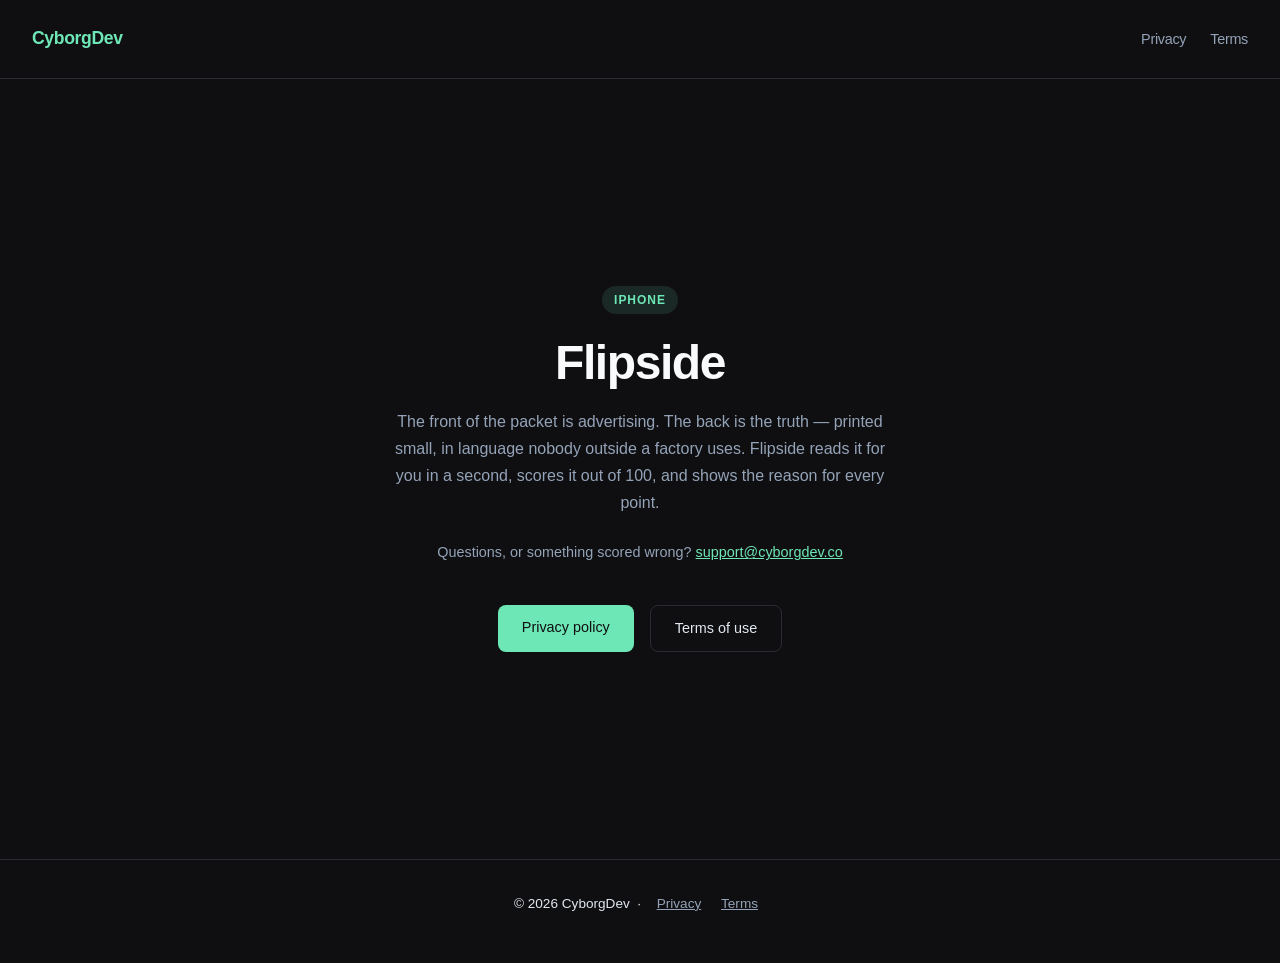
<file: index.html>
<!DOCTYPE html>
<html lang="en">
<head>
  <meta charset="UTF-8" />
  <meta name="viewport" content="width=device-width, initial-scale=1.0" />
  <title>Flipside — a food scanner that shows its working</title>
  <meta name="description" content="Flipside reads the back of the packet and scores it out of 100, with the reason for every point." />
  <link rel="stylesheet" href="style.css" />
  <style>
    .hero {
      min-height: calc(100vh - 120px);
      display: flex;
      flex-direction: column;
      justify-content: center;
      align-items: center;
      text-align: center;
      padding: 2rem;
    }
    .hero h1 { font-size: 3rem; margin-bottom: 1rem; }
    .hero p { color: var(--muted); max-width: 520px; margin-bottom: 1.5rem; }
    .hero p.support { font-size: 0.9rem; margin-bottom: 2.5rem; }
    .links { display: flex; gap: 1rem; flex-wrap: wrap; justify-content: center; }
    .btn {
      padding: 0.65rem 1.5rem;
      border-radius: 8px;
      font-size: 0.9rem;
      font-weight: 500;
      text-decoration: none;
      transition: opacity 0.15s;
    }
    .btn:hover { opacity: 0.8; }
    .btn-primary { background: var(--accent); color: #0f0f11; }
    .btn-ghost { border: 1px solid var(--border); color: var(--text); }
  </style>
</head>
<body>

<header>
  <a href="index.html">CyborgDev</a>
  <nav>
    <a href="flipside/privacy.html">Privacy</a>
    <a href="flipside/terms.html">Terms</a>
  </nav>
</header>

<div class="hero">
  <div class="badge">iPhone</div>
  <h1>Flipside</h1>
  <p>The front of the packet is advertising. The back is the truth &mdash; printed small, in language nobody outside a factory uses. Flipside reads it for you in a second, scores it out of 100, and shows the reason for every point.</p>
  <p class="support">Questions, or something scored wrong? <a href="mailto:support@cyborgdev.co">support@cyborgdev.co</a></p>
  <div class="links">
    <a href="flipside/privacy.html" class="btn btn-primary">Privacy policy</a>
    <a href="flipside/terms.html" class="btn btn-ghost">Terms of use</a>
  </div>
</div>

<footer>
  <p>&copy; 2026 CyborgDev &nbsp;&middot;&nbsp;
    <a href="flipside/privacy.html">Privacy</a>
    <a href="flipside/terms.html">Terms</a>
  </p>
</footer>

</body>
</html>
</file>
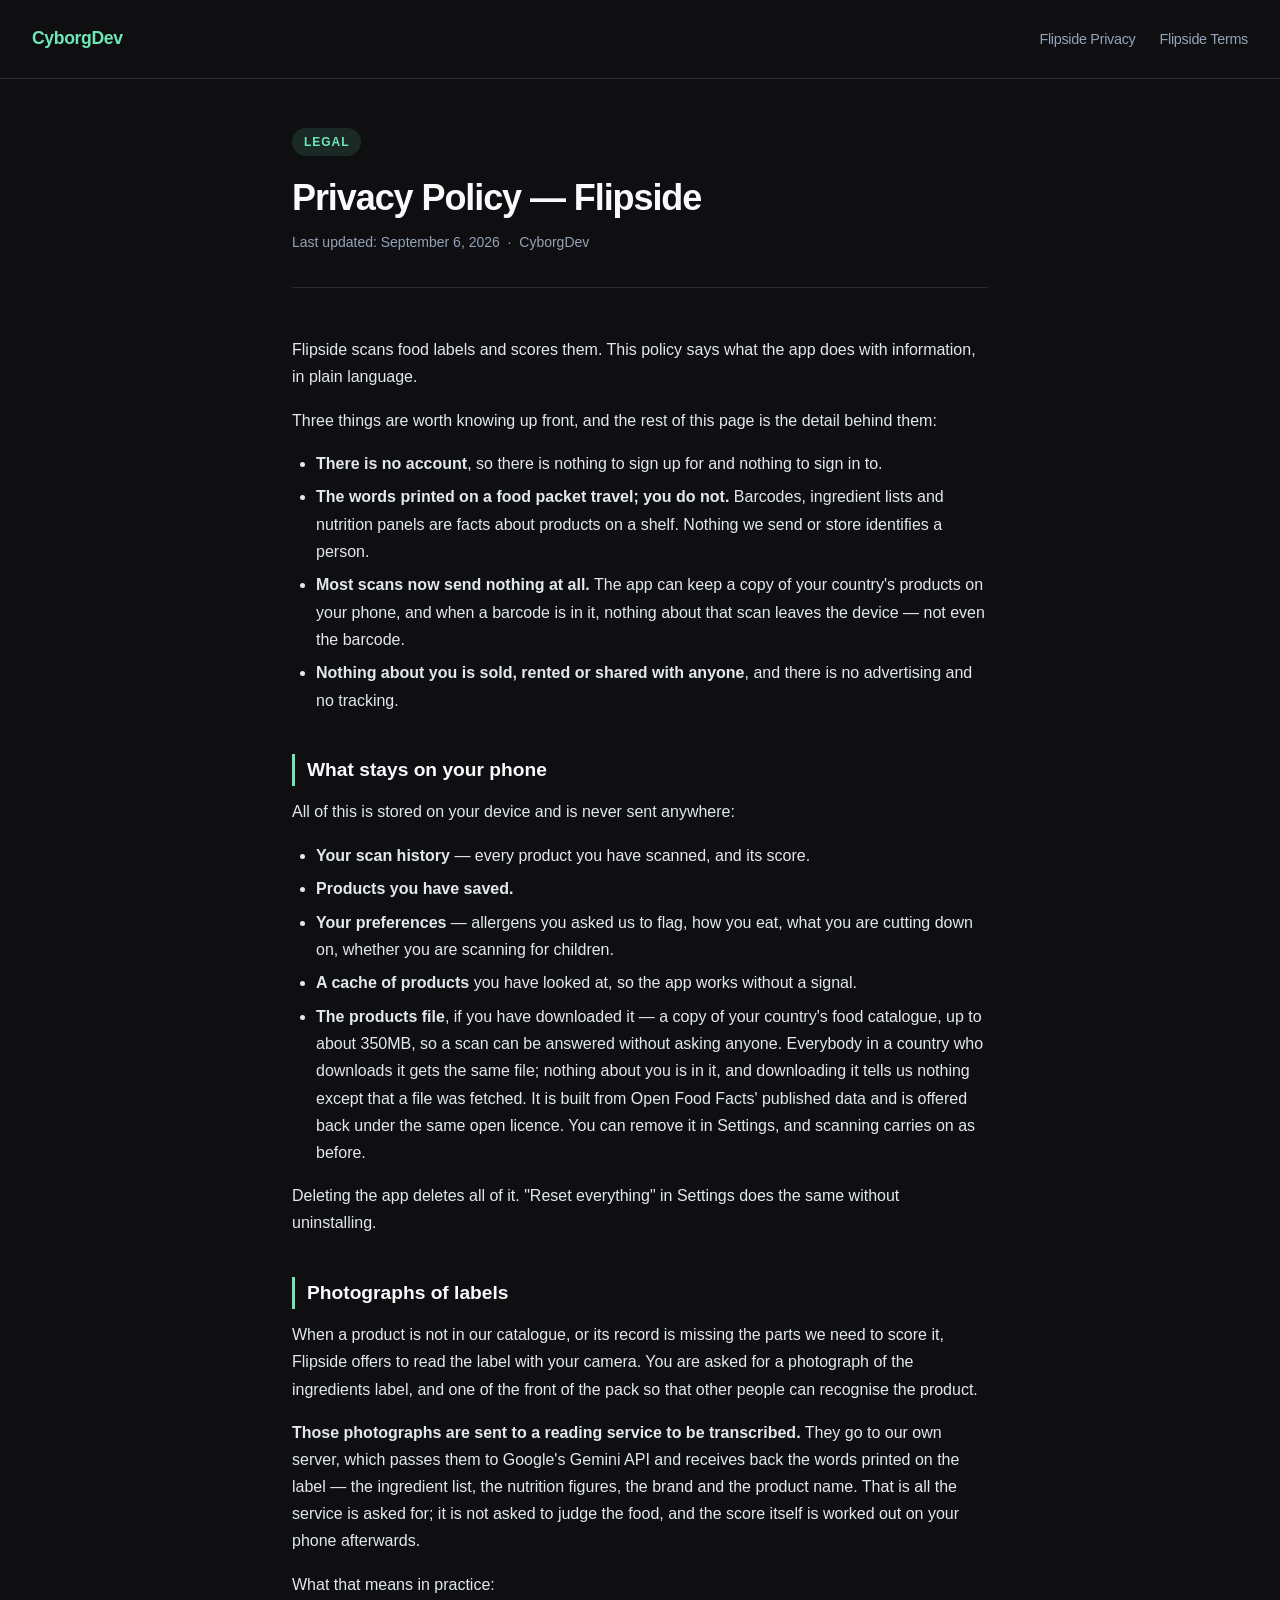
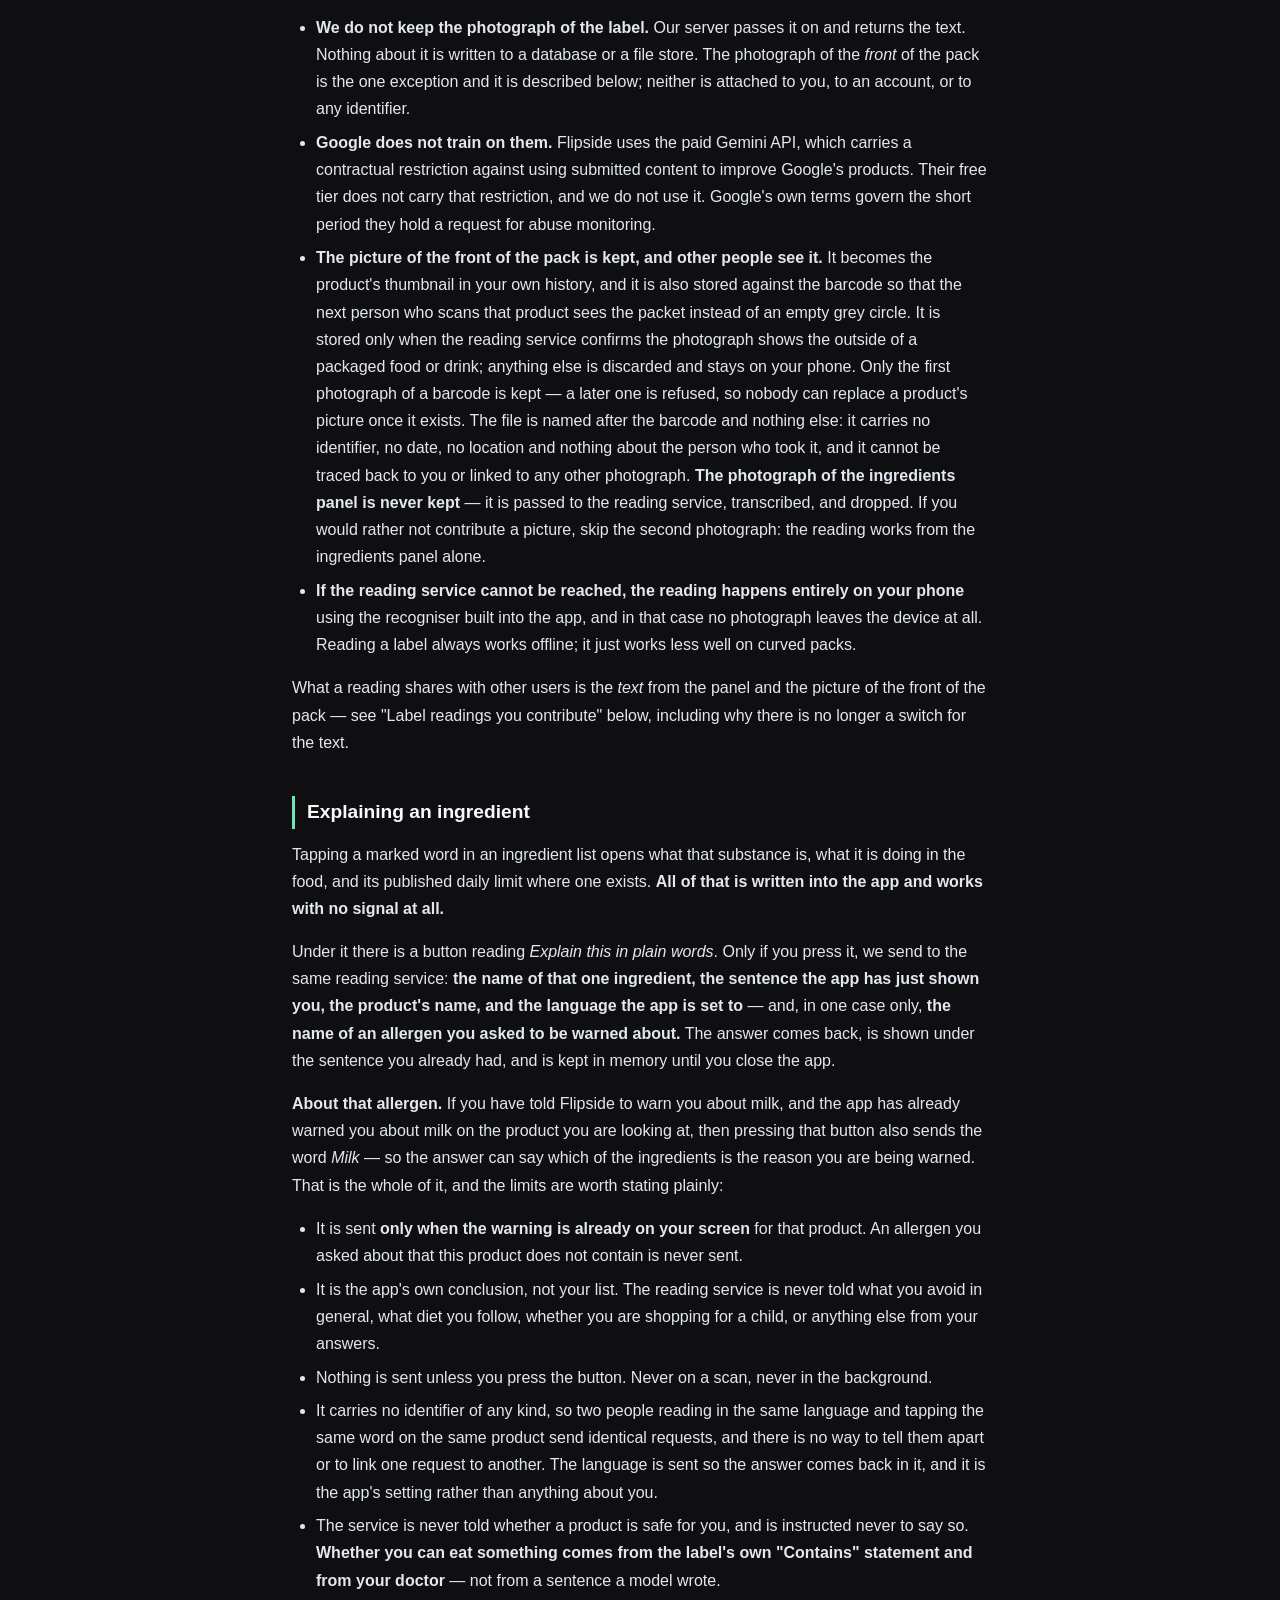
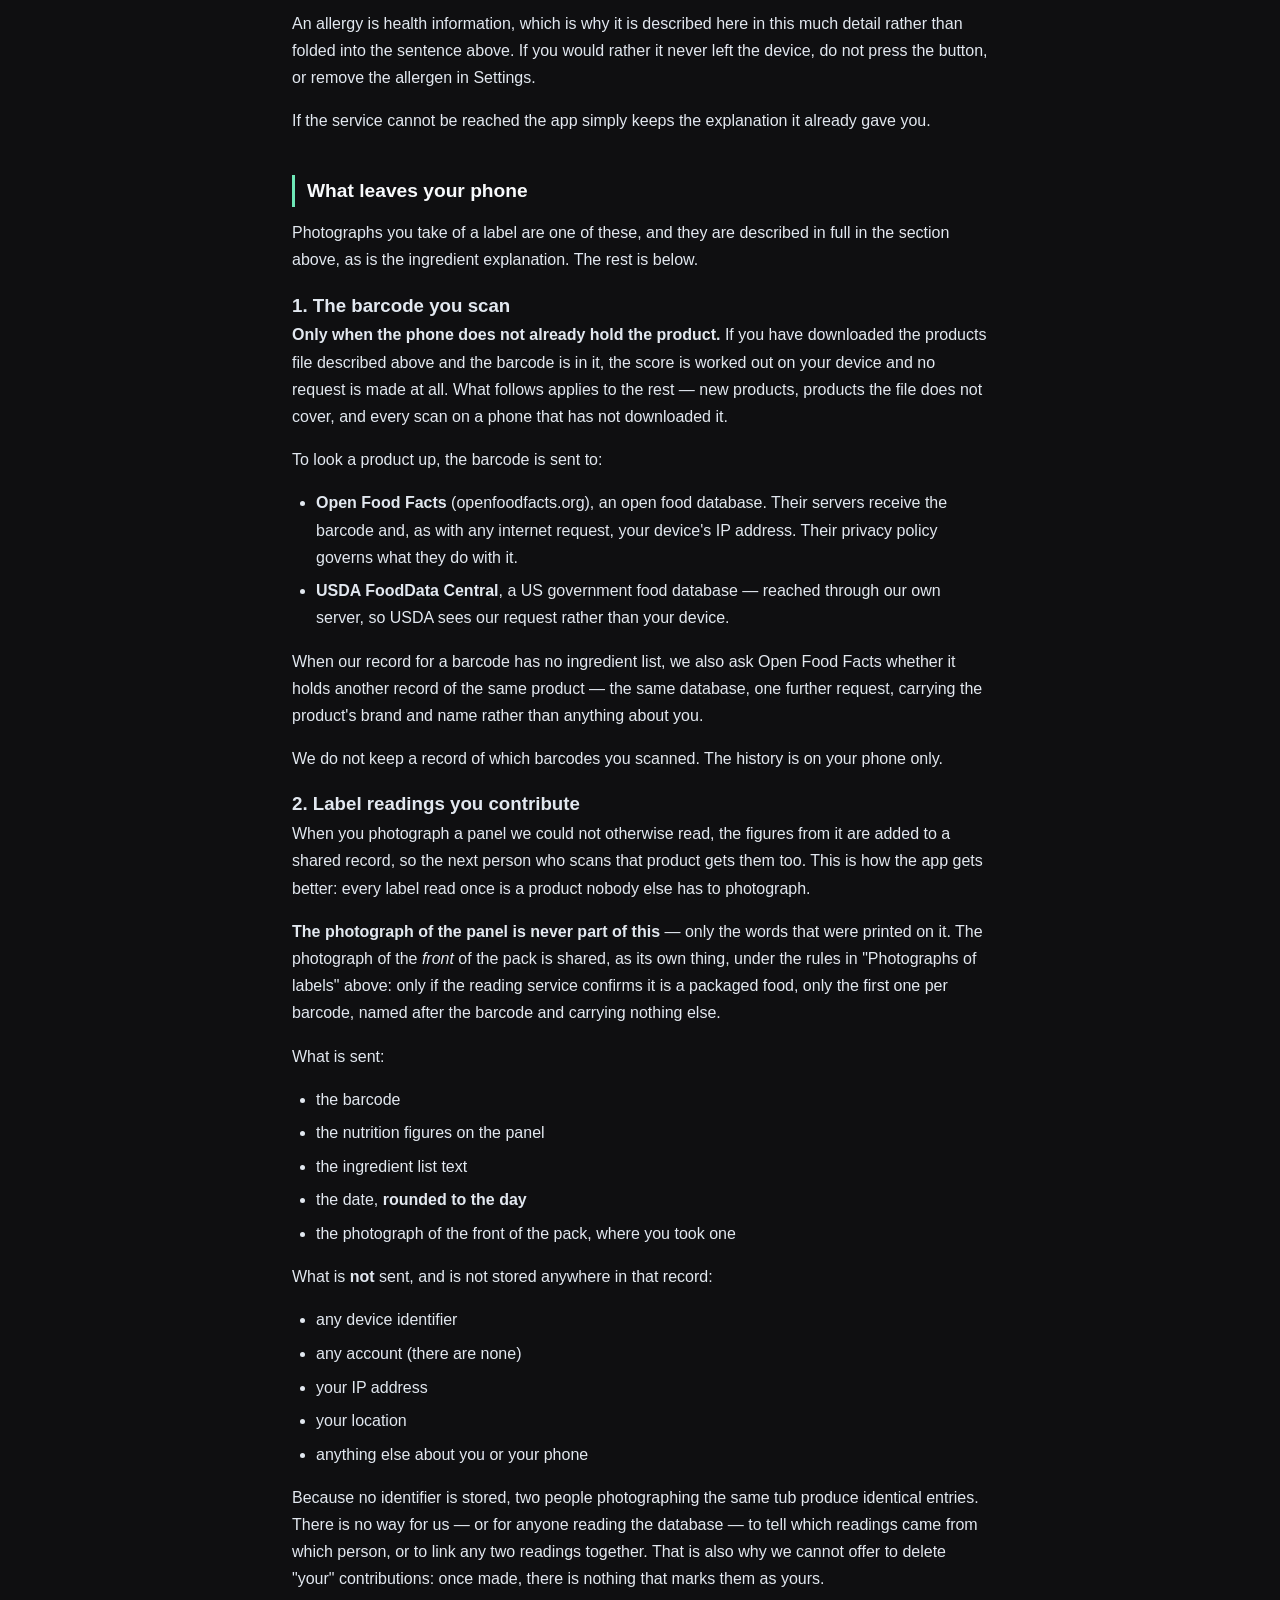
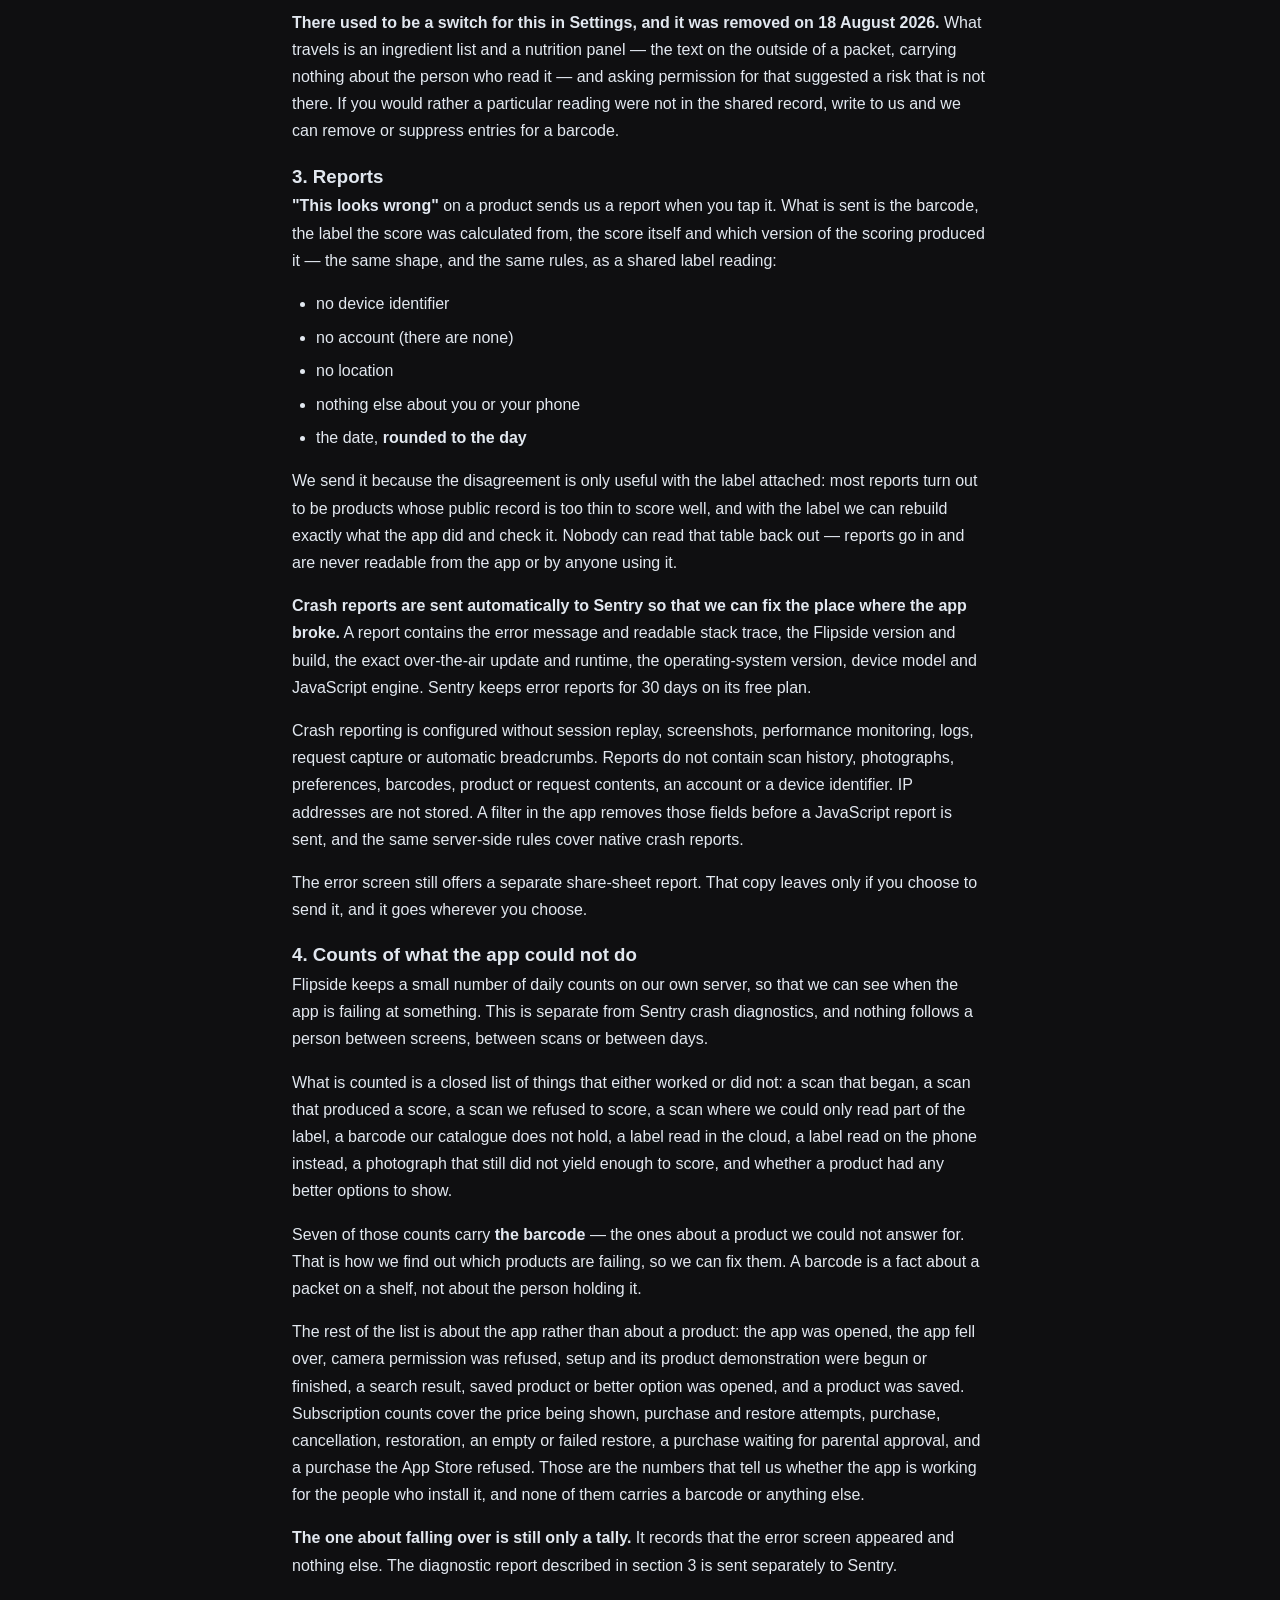
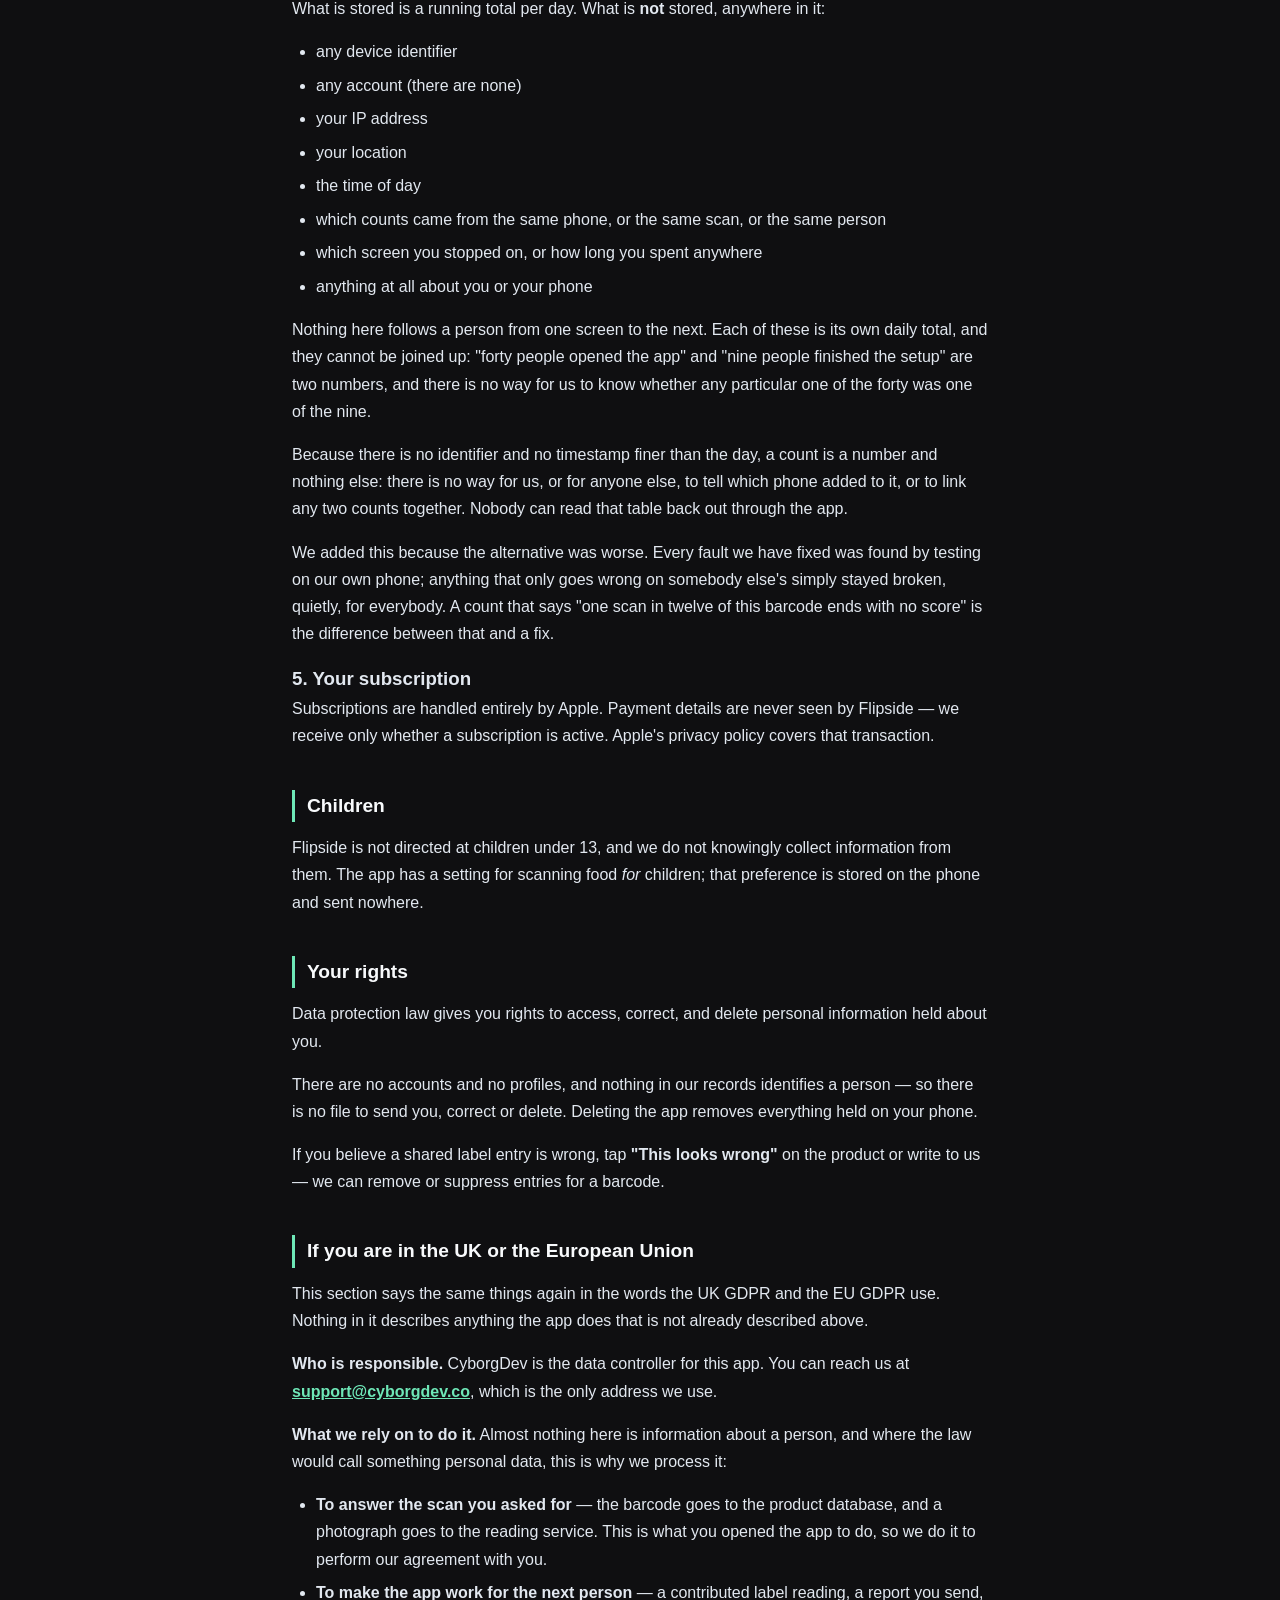
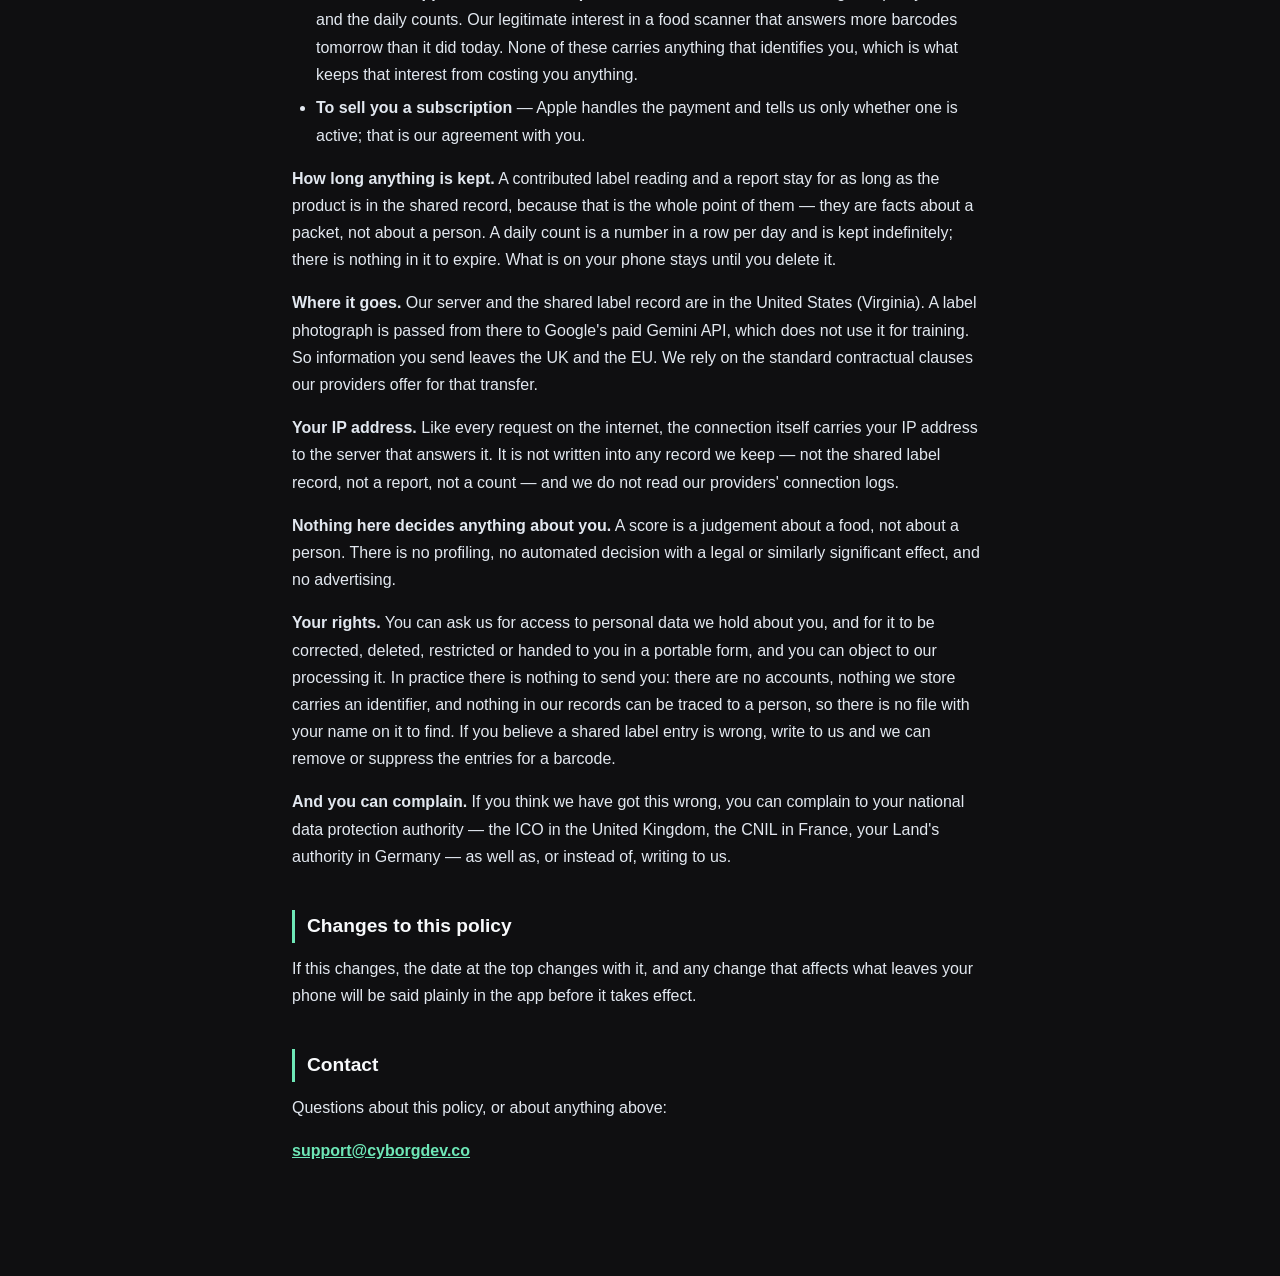
<file: privacy.html>
<!DOCTYPE html>
<html lang="en">
<head>
  <meta charset="UTF-8" />
  <meta name="viewport" content="width=device-width, initial-scale=1.0" />
  <title>Privacy policy — Flipside</title>
  <link rel="canonical" href="https://cyborgdev.co/flipside/privacy.html" />
  <meta http-equiv="refresh" content="0; url=/flipside/privacy.html" />
  <link rel="stylesheet" href="style.css" />
</head>
<body>
<div class="container">
  <p>Flipside is the only app here. This page has moved to
     <a href="/flipside/privacy.html">the Privacy policy</a>.</p>
</div>
</body>
</html>
</file>
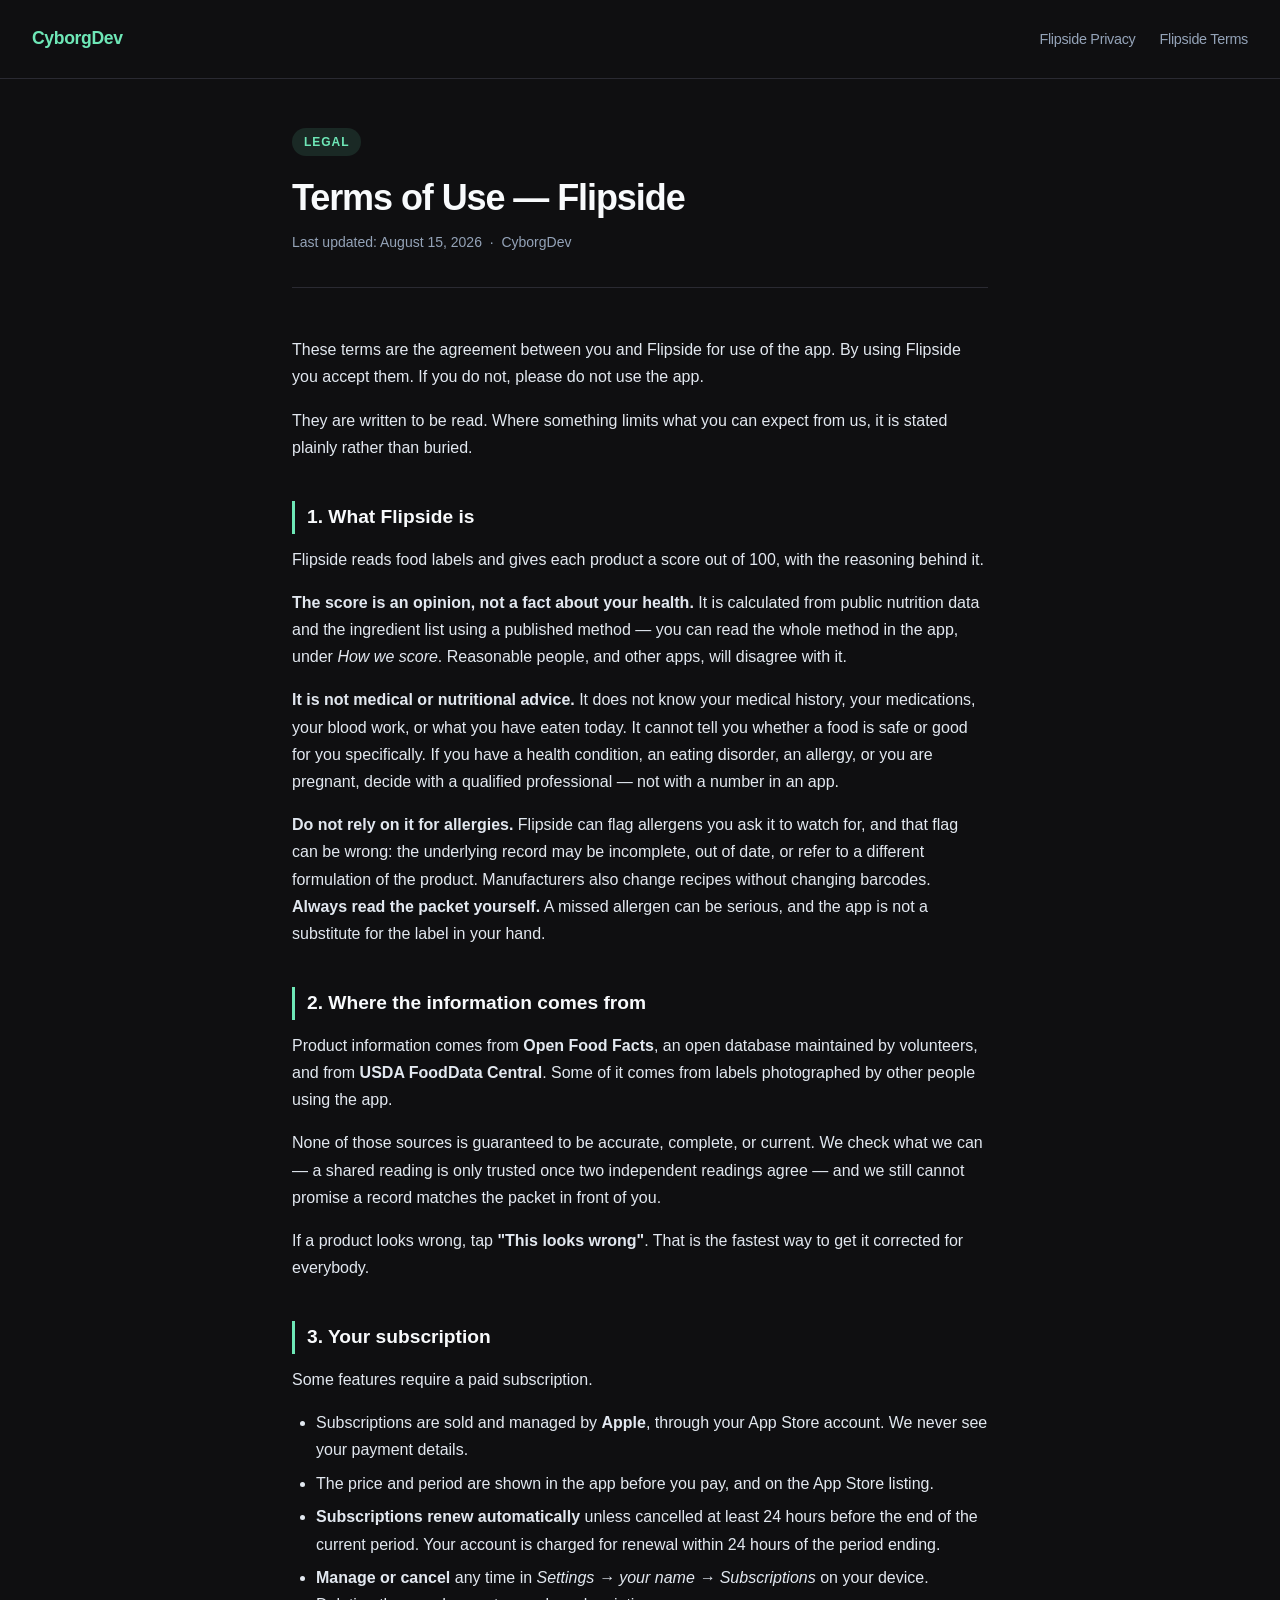
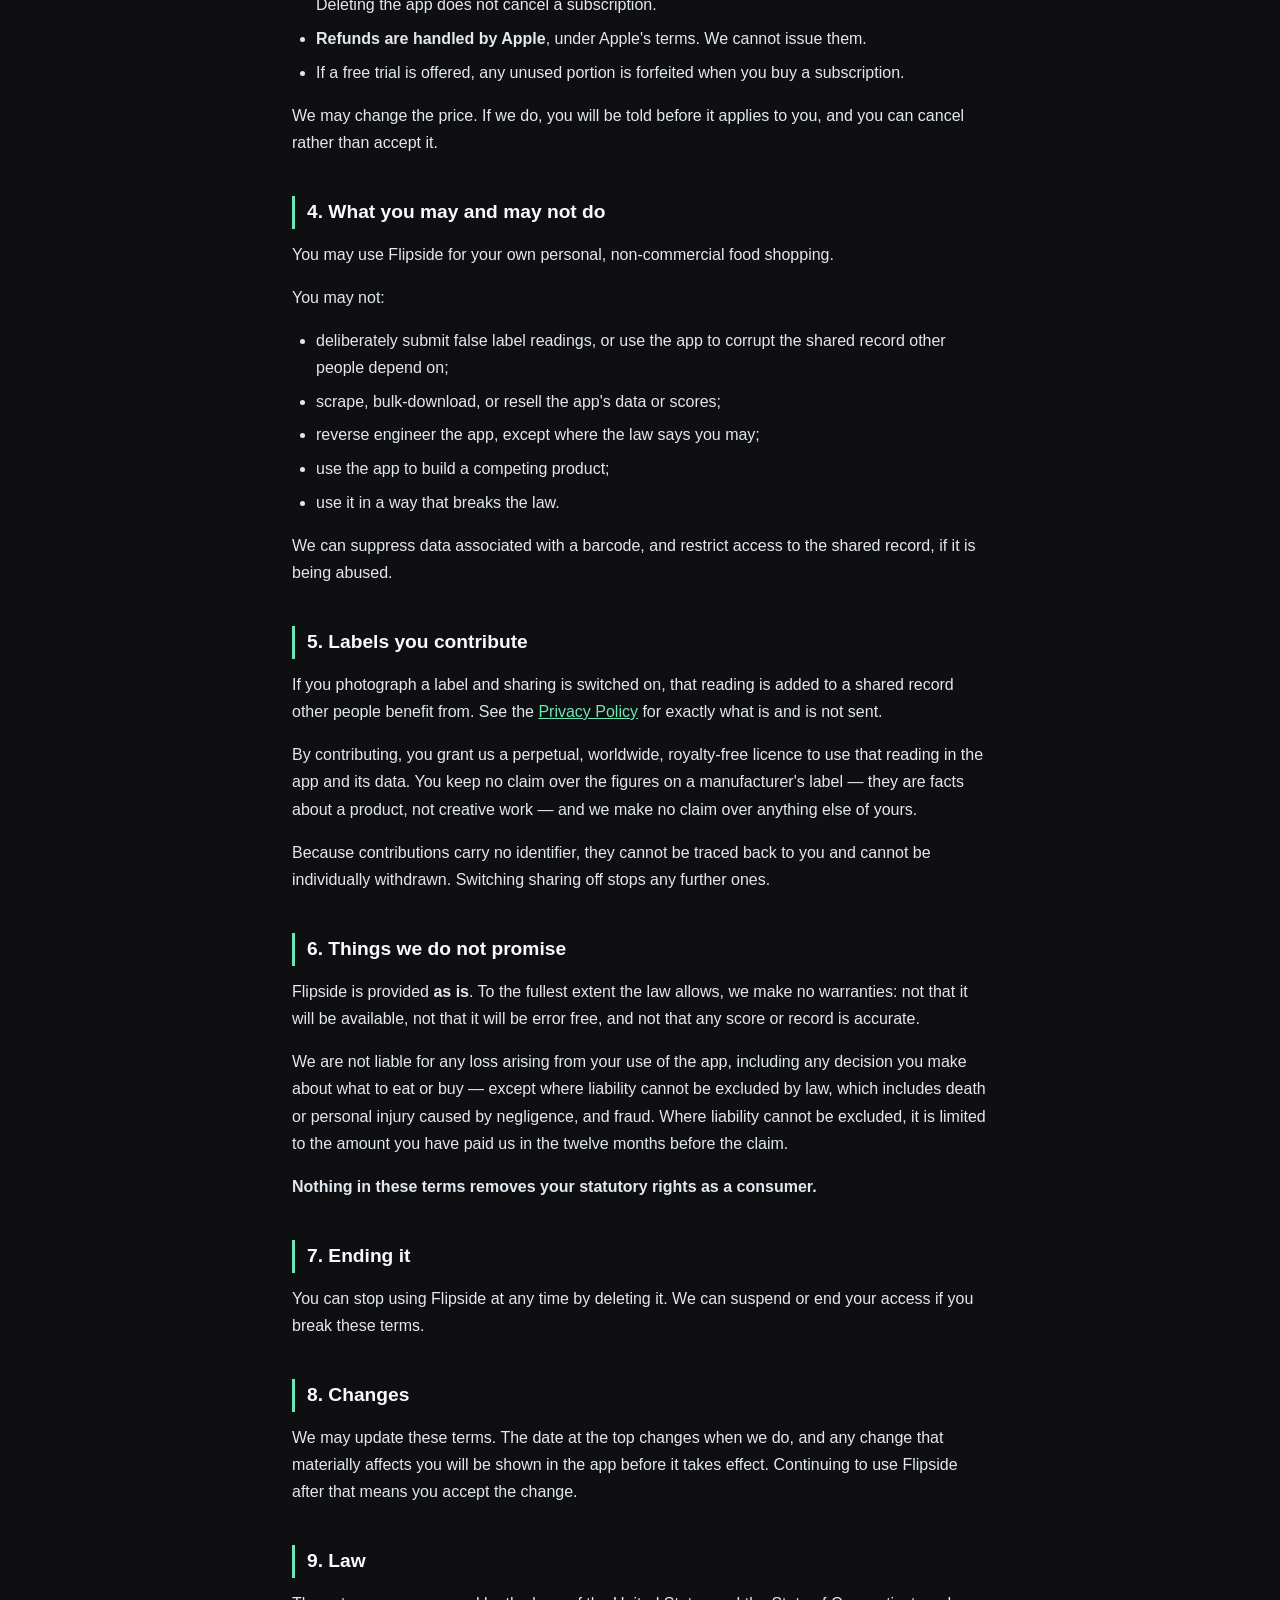
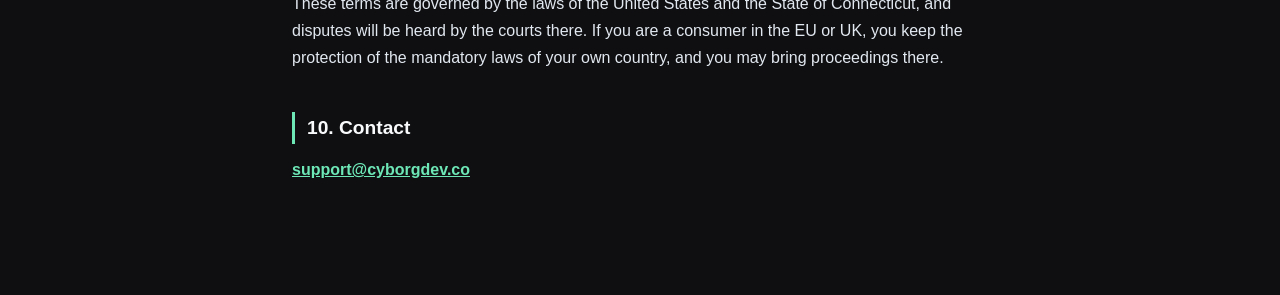
<file: terms.html>
<!DOCTYPE html>
<html lang="en">
<head>
  <meta charset="UTF-8" />
  <meta name="viewport" content="width=device-width, initial-scale=1.0" />
  <title>Terms of use — Flipside</title>
  <link rel="canonical" href="https://cyborgdev.co/flipside/terms.html" />
  <meta http-equiv="refresh" content="0; url=/flipside/terms.html" />
  <link rel="stylesheet" href="style.css" />
</head>
<body>
<div class="container">
  <p>Flipside is the only app here. This page has moved to
     <a href="/flipside/terms.html">the Terms of use</a>.</p>
</div>
</body>
</html>
</file>
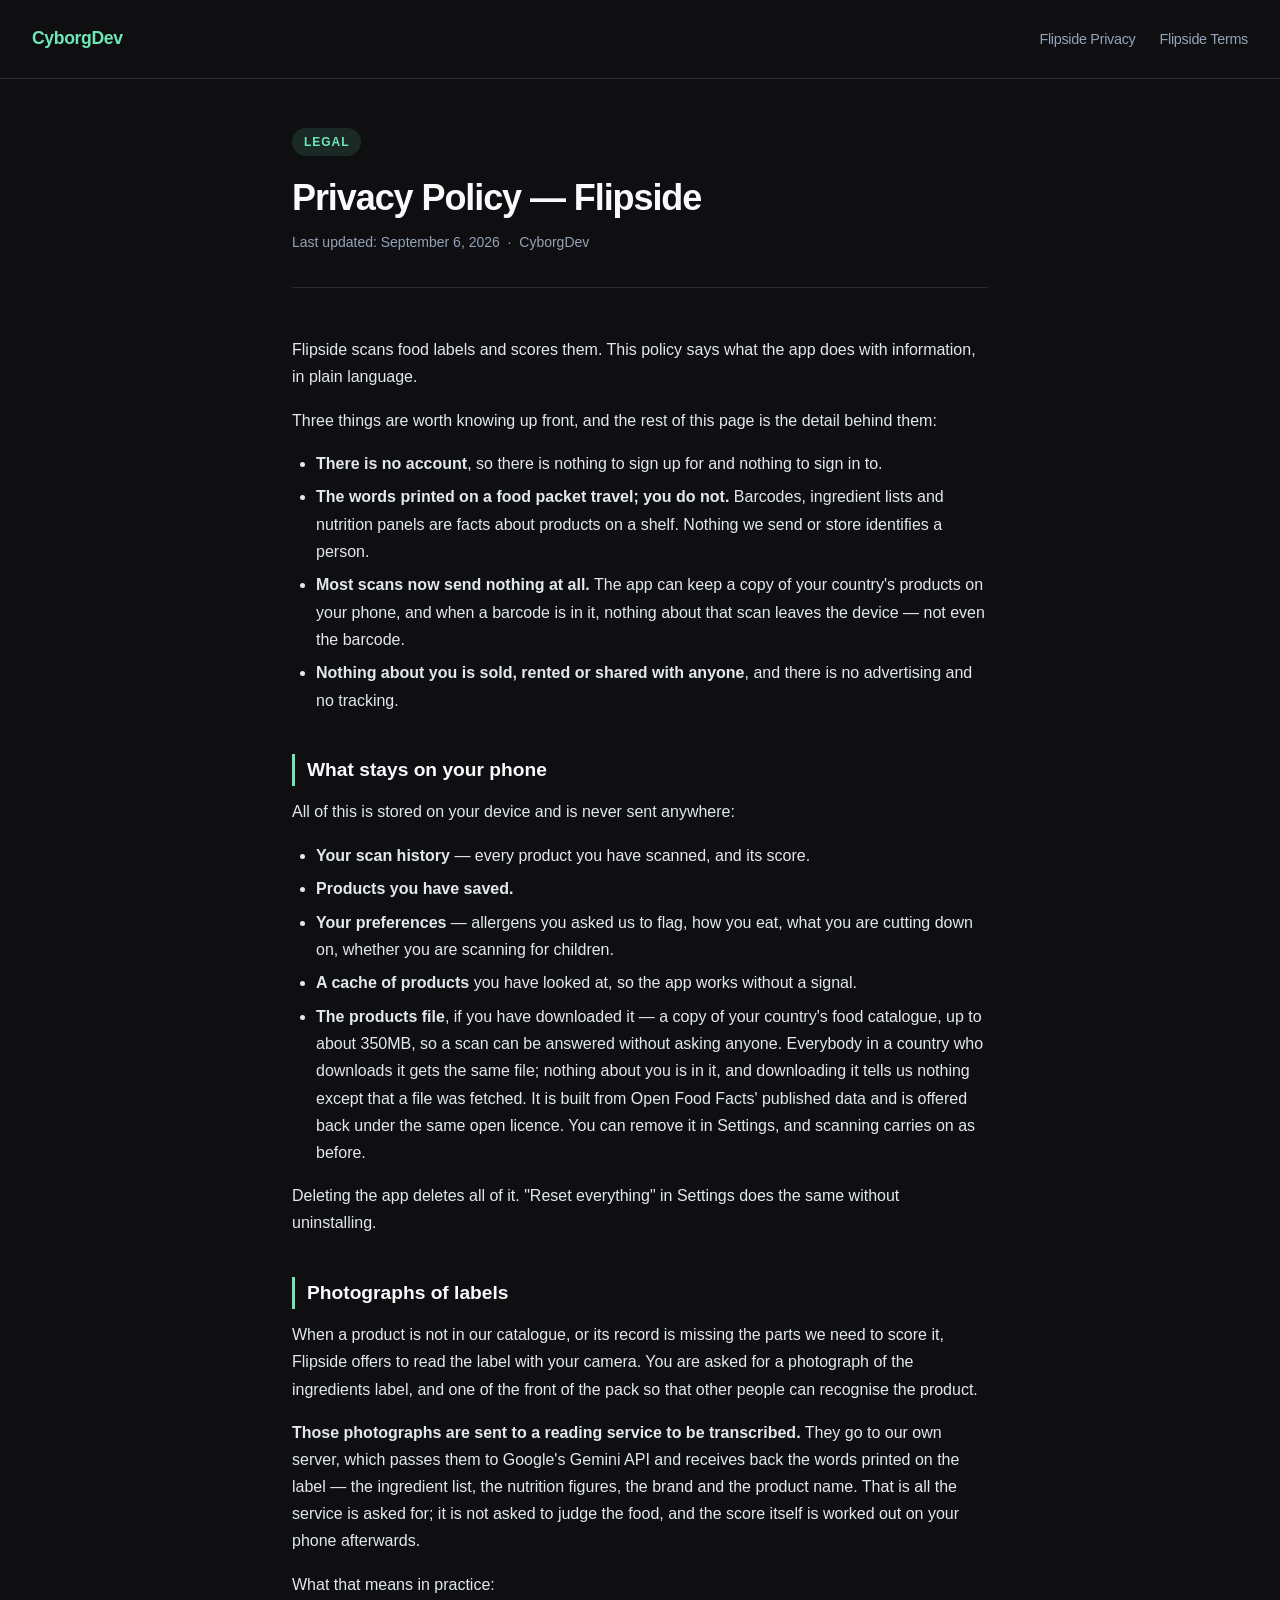
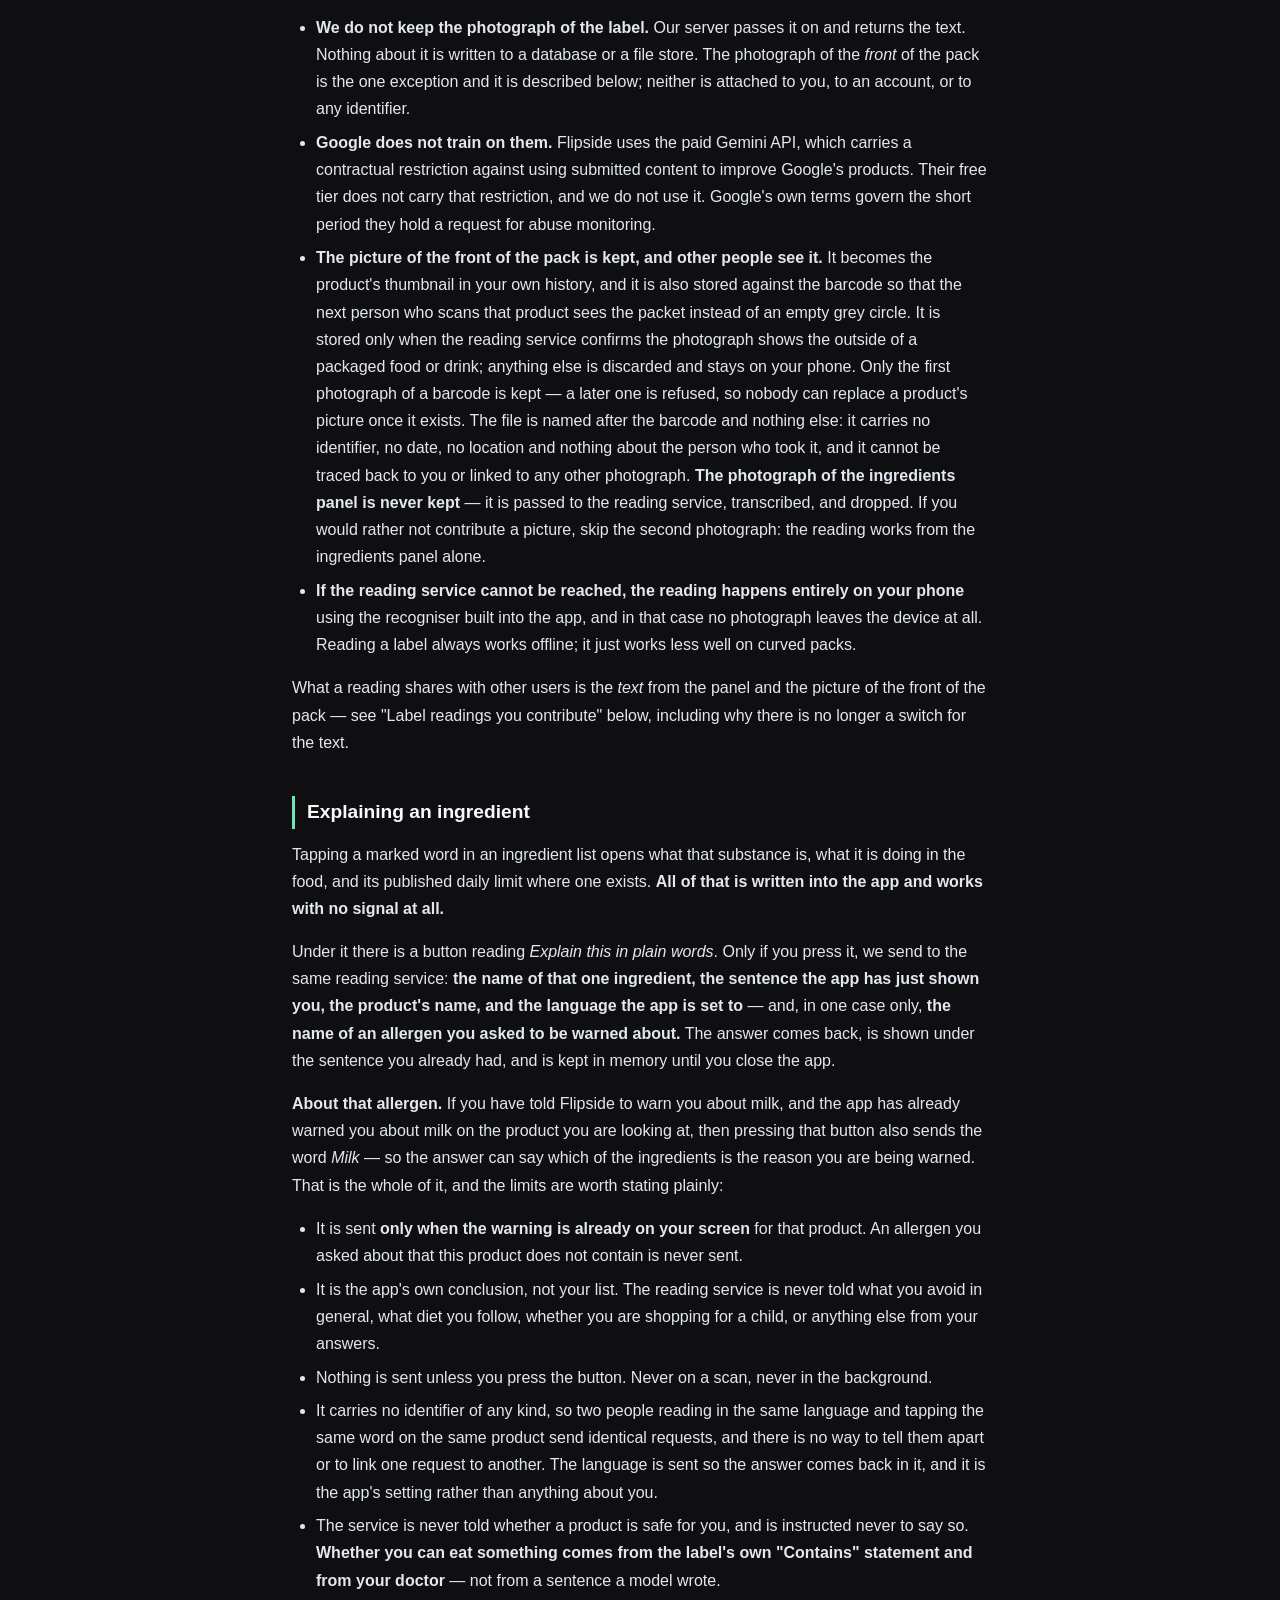
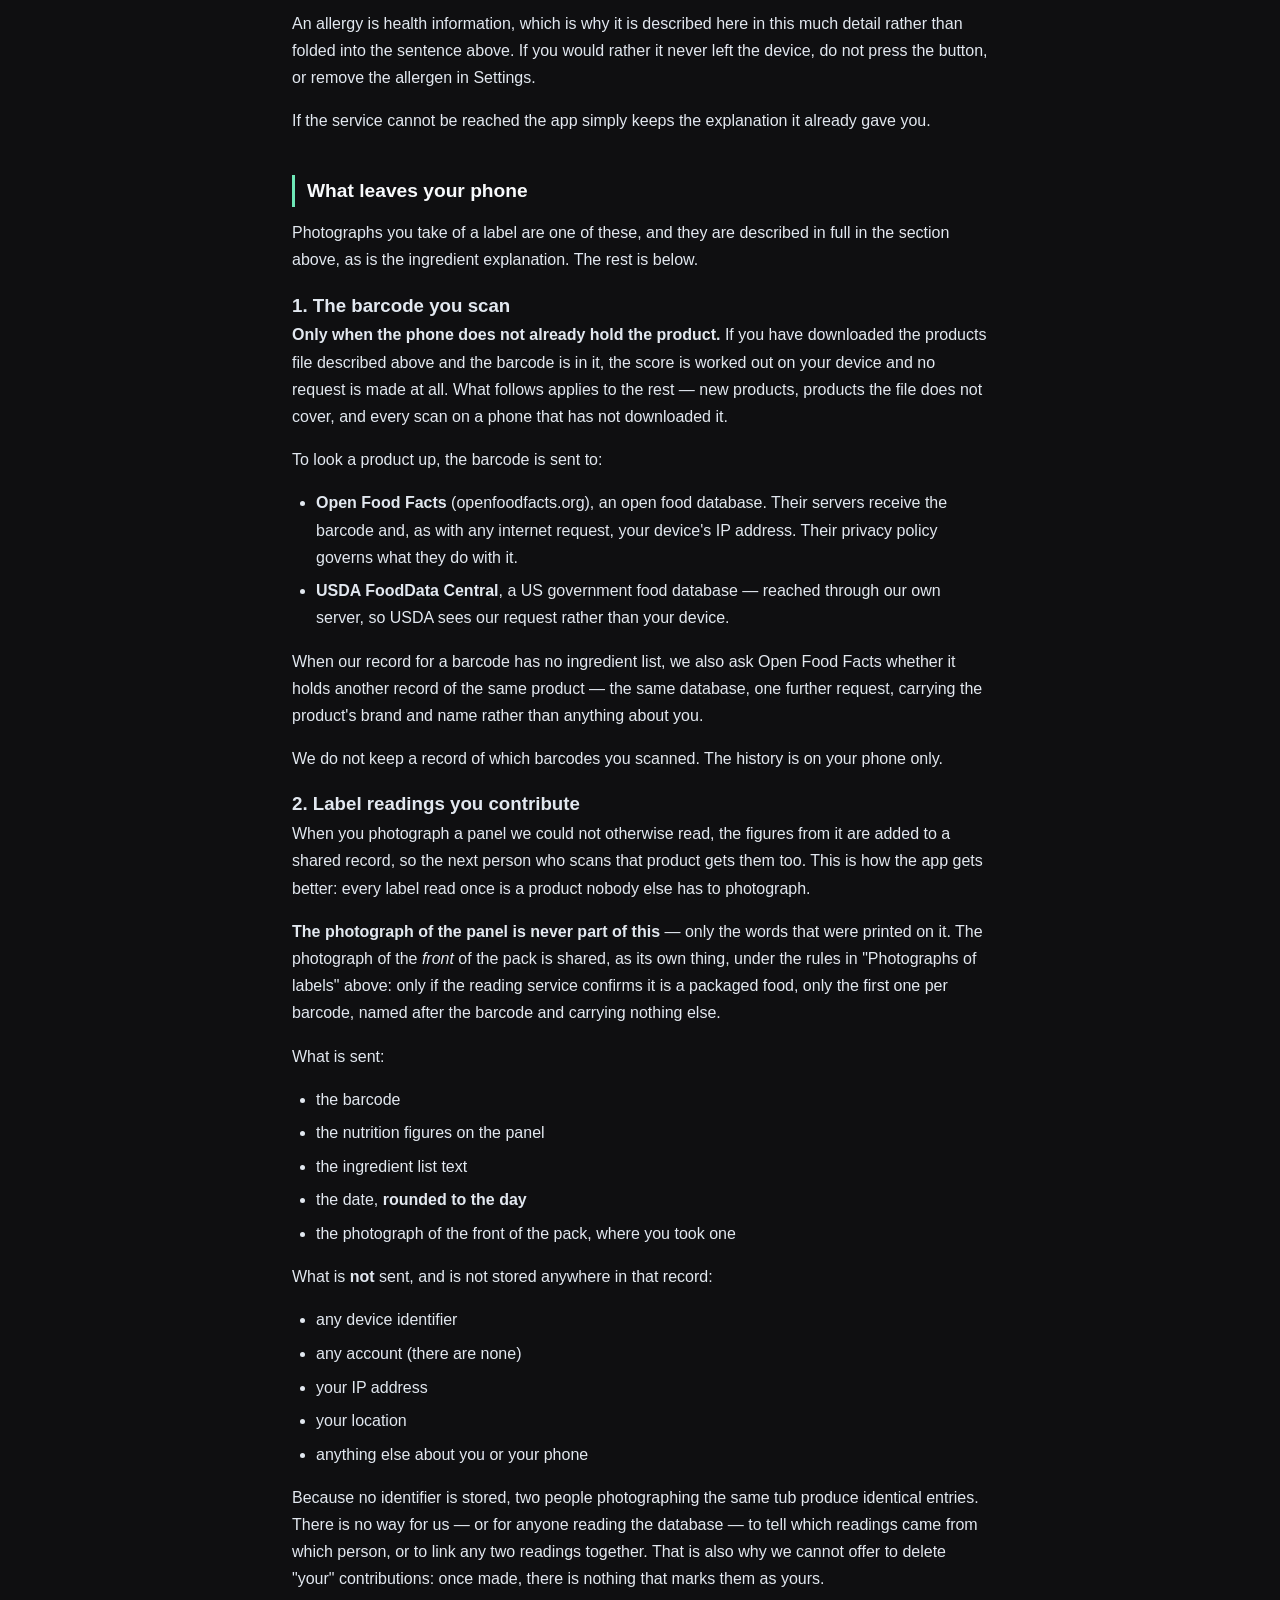
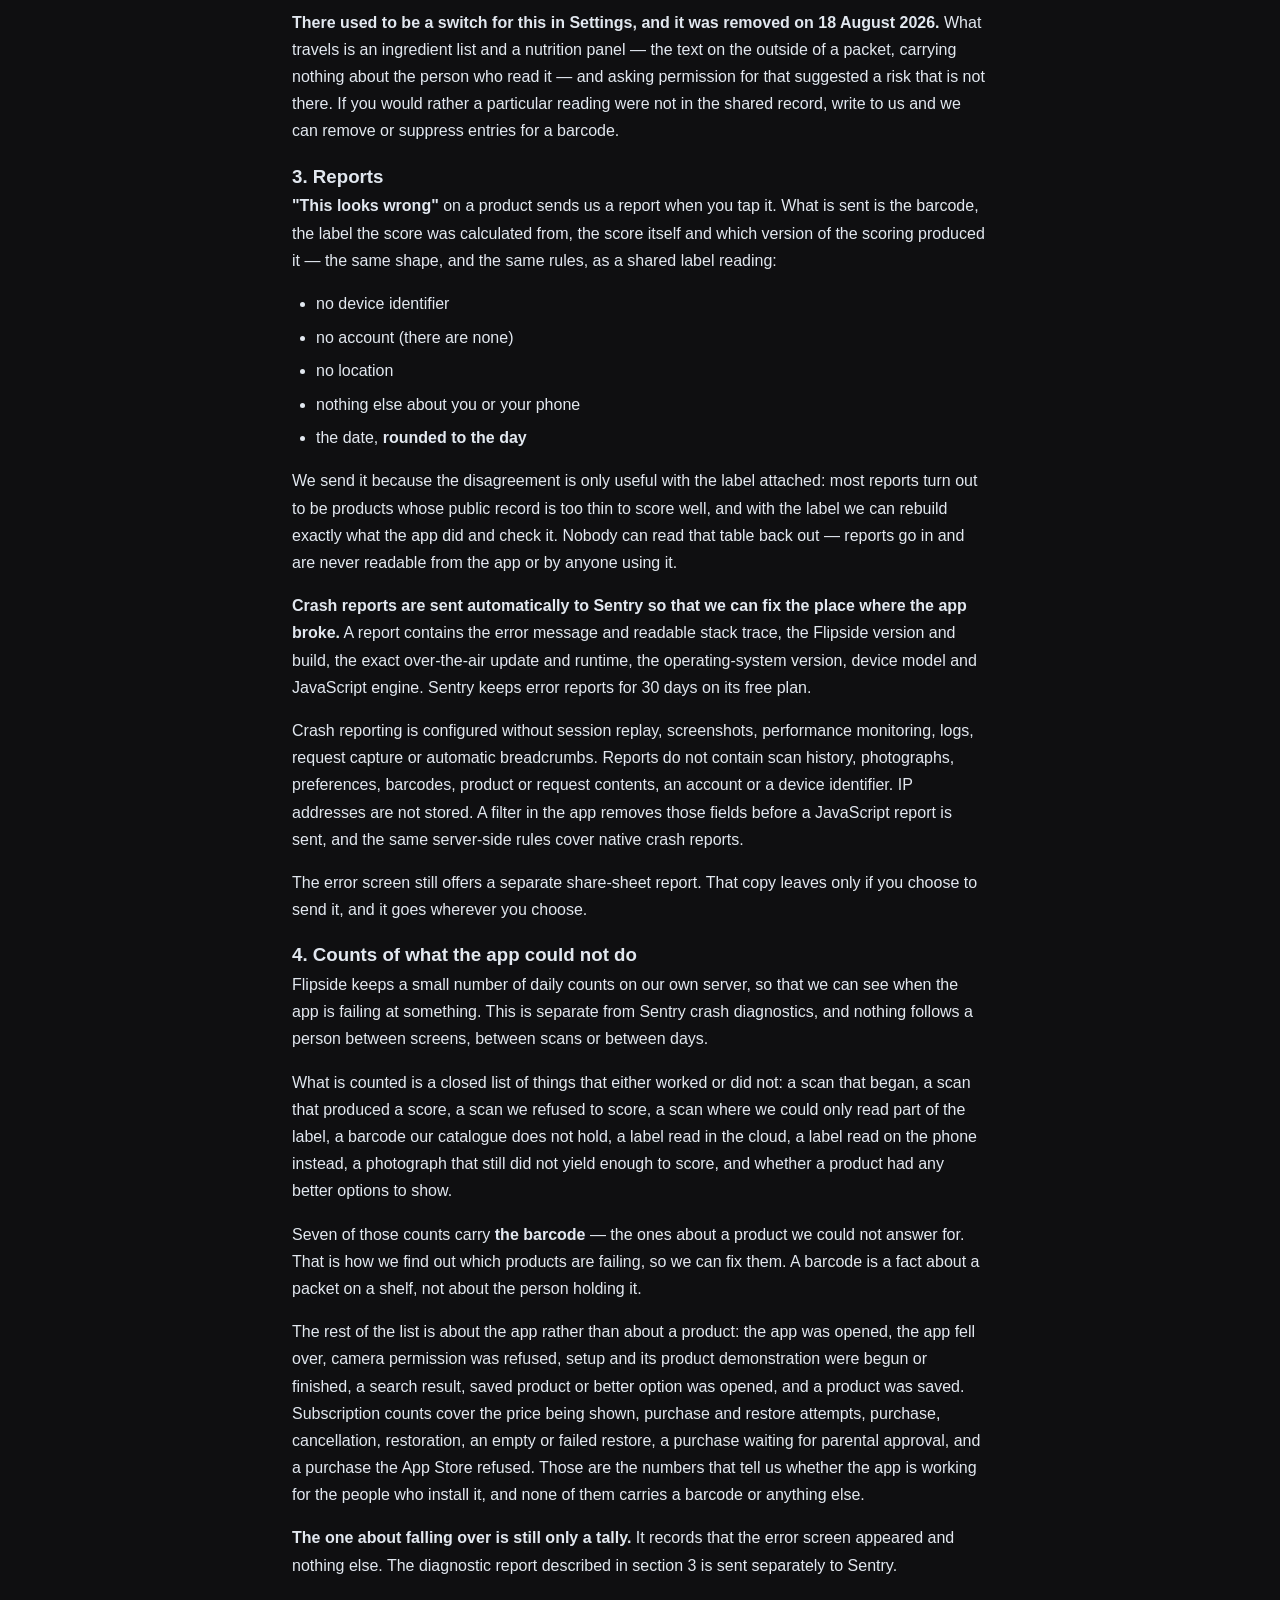
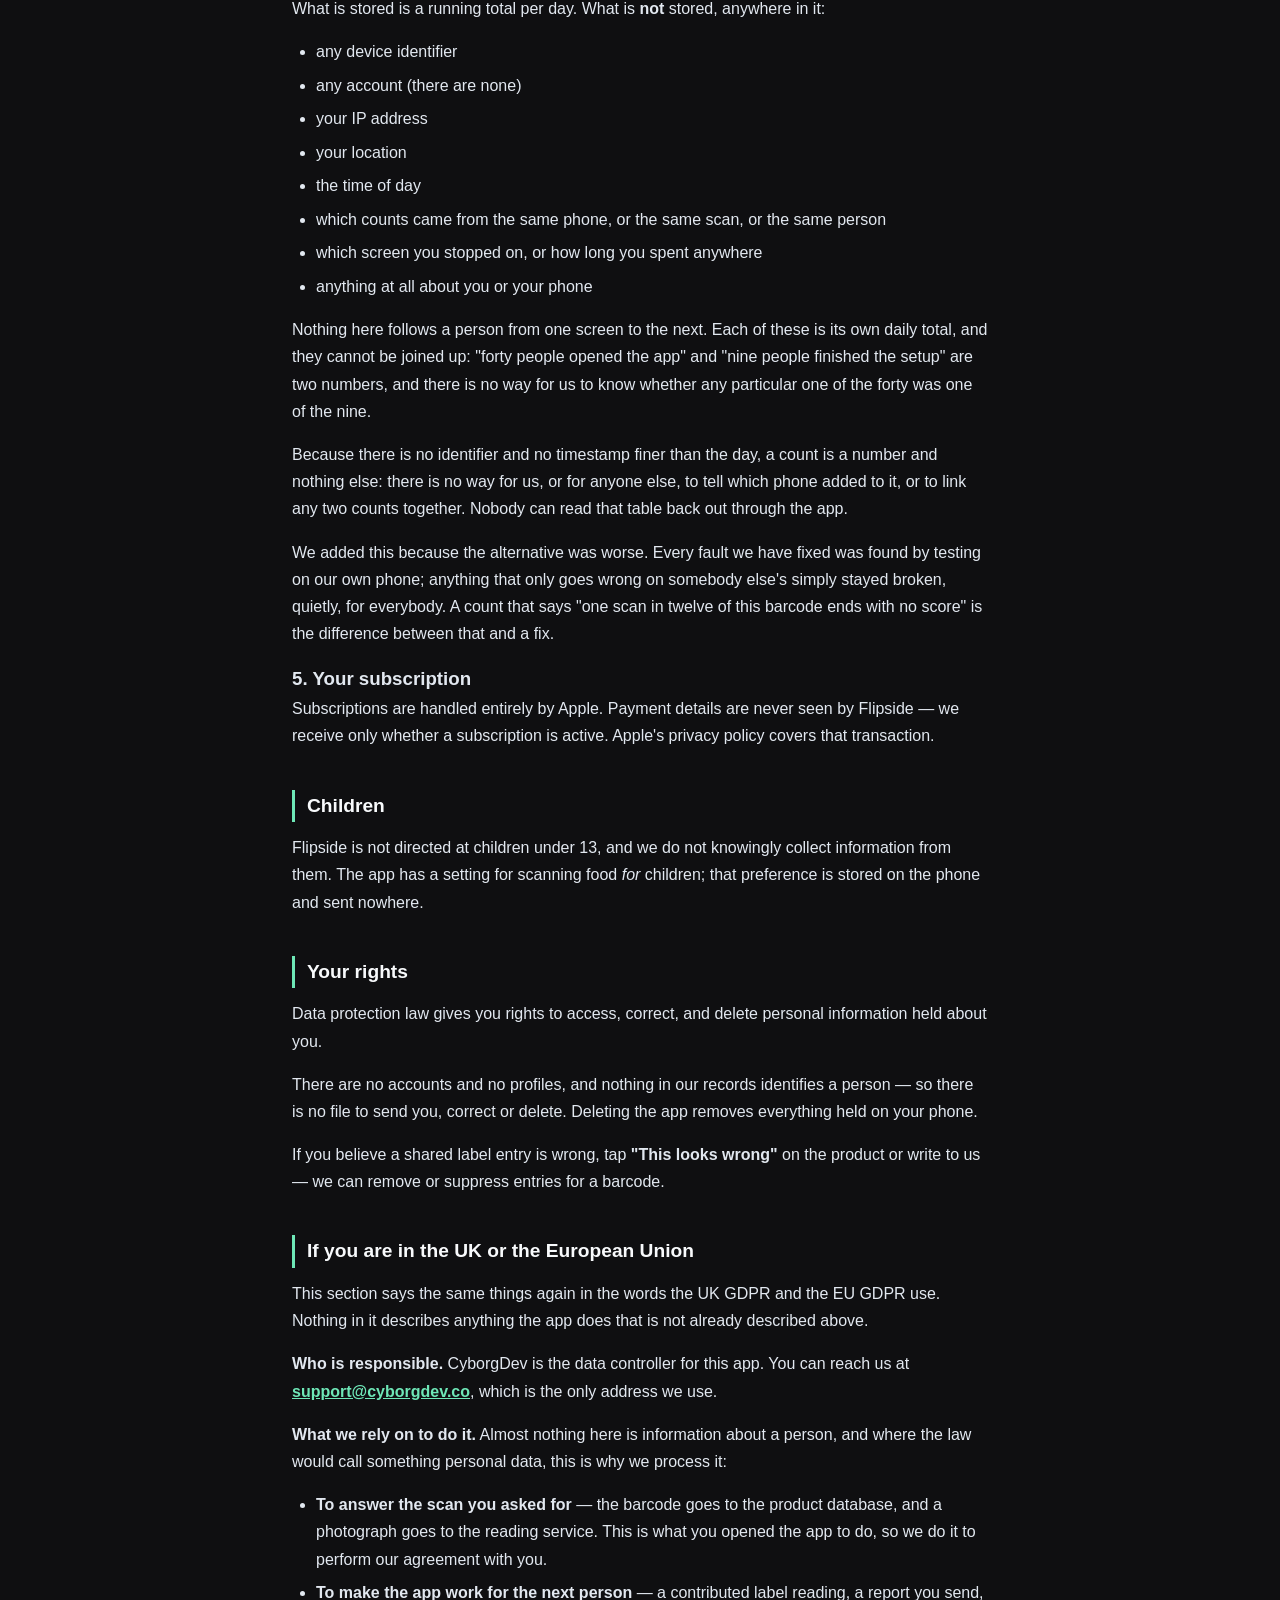
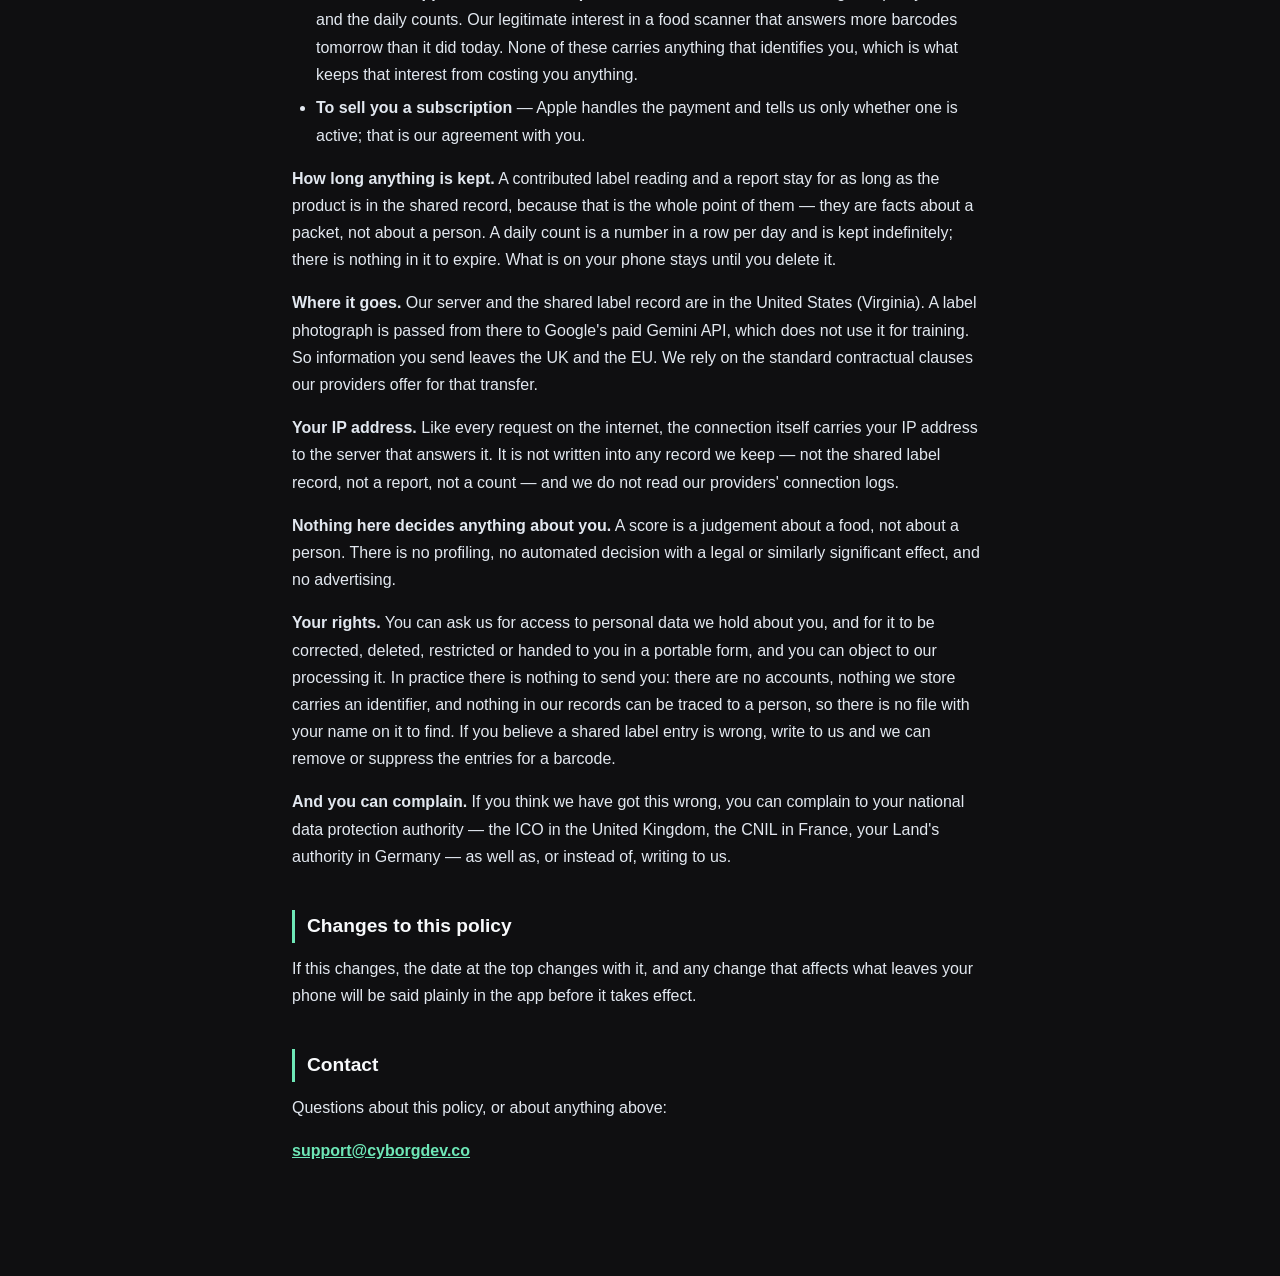
<file: flipside/privacy.html>
<!DOCTYPE html>
<html lang="en">
<head>
  <meta charset="UTF-8" />
  <meta name="viewport" content="width=device-width, initial-scale=1.0" />
  <title>Privacy Policy — Flipside</title>
  <link rel="stylesheet" href="/style.css" />
</head>
<body>

<header>
  <a href="/index.html">CyborgDev</a>
  <nav>
    <a href="privacy.html">Flipside Privacy</a>
    <a href="terms.html">Flipside Terms</a>
  </nav>
</header>

<div class="container">
  <div class="badge">Legal</div>
  <h1>Privacy Policy — Flipside</h1>
  <p class="meta">Last updated: September 6, 2026 &nbsp;·&nbsp; CyborgDev</p>

  <p>Flipside scans food labels and scores them. This policy says what the app does with information, in plain language.</p>
  <p>Three things are worth knowing up front, and the rest of this page is the detail behind them:</p>
  <ul>
  <li><strong>There is no account</strong>, so there is nothing to sign up for and nothing to sign in to.</li>
  <li><strong>The words printed on a food packet travel; you do not.</strong> Barcodes, ingredient lists and nutrition panels are facts about products on a shelf. Nothing we send or store identifies a person.</li>
  <li><strong>Most scans now send nothing at all.</strong> The app can keep a copy of your country's products on your phone, and when a barcode is in it, nothing about that scan leaves the device — not even the barcode.</li>
  <li><strong>Nothing about you is sold, rented or shared with anyone</strong>, and there is no advertising and no tracking.</li>
  </ul>
  <h2>What stays on your phone</h2>
  <p>All of this is stored on your device and is never sent anywhere:</p>
  <ul>
  <li><strong>Your scan history</strong> — every product you have scanned, and its score.</li>
  <li><strong>Products you have saved.</strong></li>
  <li><strong>Your preferences</strong> — allergens you asked us to flag, how you eat, what you are cutting down on, whether you are scanning for children.</li>
  <li><strong>A cache of products</strong> you have looked at, so the app works without a signal.</li>
  <li><strong>The products file</strong>, if you have downloaded it — a copy of your country's food catalogue, up to about 350MB, so a scan can be answered without asking anyone. Everybody in a country who downloads it gets the same file; nothing about you is in it, and downloading it tells us nothing except that a file was fetched. It is built from Open Food Facts' published data and is offered back under the same open licence. You can remove it in Settings, and scanning carries on as before.</li>
  </ul>
  <p>Deleting the app deletes all of it. "Reset everything" in Settings does the same without uninstalling.</p>
  <h2>Photographs of labels</h2>
  <p>When a product is not in our catalogue, or its record is missing the parts we need to score it, Flipside offers to read the label with your camera. You are asked for a photograph of the ingredients label, and one of the front of the pack so that other people can recognise the product.</p>
  <p><strong>Those photographs are sent to a reading service to be transcribed.</strong> They go to our own server, which passes them to Google's Gemini API and receives back the words printed on the label — the ingredient list, the nutrition figures, the brand and the product name. That is all the service is asked for; it is not asked to judge the food, and the score itself is worked out on your phone afterwards.</p>
  <p>What that means in practice:</p>
  <ul>
  <li><strong>We do not keep the photograph of the label.</strong> Our server passes it on and returns the text. Nothing about it is written to a database or a file store. The photograph of the <em>front</em> of the pack is the one exception and it is described below; neither is attached to you, to an account, or to any identifier.</li>
  <li><strong>Google does not train on them.</strong> Flipside uses the paid Gemini API, which carries a contractual restriction against using submitted content to improve Google's products. Their free tier does not carry that restriction, and we do not use it. Google's own terms govern the short period they hold a request for abuse monitoring.</li>
  <li><strong>The picture of the front of the pack is kept, and other people see it.</strong> It becomes the product's thumbnail in your own history, and it is also stored against the barcode so that the next person who scans that product sees the packet instead of an empty grey circle. It is stored only when the reading service confirms the photograph shows the outside of a packaged food or drink; anything else is discarded and stays on your phone. Only the first photograph of a barcode is kept — a later one is refused, so nobody can replace a product's picture once it exists. The file is named after the barcode and nothing else: it carries no identifier, no date, no location and nothing about the person who took it, and it cannot be traced back to you or linked to any other photograph. <strong>The photograph of the ingredients panel is never kept</strong> — it is passed to the reading service, transcribed, and dropped. If you would rather not contribute a picture, skip the second photograph: the reading works from the ingredients panel alone.</li>
  <li><strong>If the reading service cannot be reached, the reading happens entirely on your phone</strong> using the recogniser built into the app, and in that case no photograph leaves the device at all. Reading a label always works offline; it just works less well on curved packs.</li>
  </ul>
  <p>What a reading shares with other users is the <em>text</em> from the panel and the picture of the front of the pack — see "Label readings you contribute" below, including why there is no longer a switch for the text.</p>
  <h2>Explaining an ingredient</h2>
  <p>Tapping a marked word in an ingredient list opens what that substance is, what it is doing in the food, and its published daily limit where one exists. <strong>All of that is written into the app and works with no signal at all.</strong></p>
  <p>Under it there is a button reading <em>Explain this in plain words</em>. Only if you press it, we send to the same reading service: <strong>the name of that one ingredient, the sentence the app has just shown you, the product's name, and the language the app is set to</strong> — and, in one case only, <strong>the name of an allergen you asked to be warned about.</strong> The answer comes back, is shown under the sentence you already had, and is kept in memory until you close the app.</p>
  <p><strong>About that allergen.</strong> If you have told Flipside to warn you about milk, and the app has already warned you about milk on the product you are looking at, then pressing that button also sends the word <em>Milk</em> — so the answer can say which of the ingredients is the reason you are being warned. That is the whole of it, and the limits are worth stating plainly:</p>
  <ul>
  <li>It is sent <strong>only when the warning is already on your screen</strong> for that product. An allergen you asked about that this product does not contain is never sent.</li>
  <li>It is the app's own conclusion, not your list. The reading service is never told what you avoid in general, what diet you follow, whether you are shopping for a child, or anything else from your answers.</li>
  <li>Nothing is sent unless you press the button. Never on a scan, never in the background.</li>
  <li>It carries no identifier of any kind, so two people reading in the same language and tapping the same word on the same product send identical requests, and there is no way to tell them apart or to link one request to another. The language is sent so the answer comes back in it, and it is the app's setting rather than anything about you.</li>
  <li>The service is never told whether a product is safe for you, and is instructed never to say so. <strong>Whether you can eat something comes from the label's own "Contains" statement and from your doctor</strong> — not from a sentence a model wrote.</li>
  </ul>
  <p>An allergy is health information, which is why it is described here in this much detail rather than folded into the sentence above. If you would rather it never left the device, do not press the button, or remove the allergen in Settings.</p>
  <p>If the service cannot be reached the app simply keeps the explanation it already gave you.</p>
  <h2>What leaves your phone</h2>
  <p>Photographs you take of a label are one of these, and they are described in full in the section above, as is the ingredient explanation. The rest is below.</p>
  <h3>1. The barcode you scan</h3>
  <p><strong>Only when the phone does not already hold the product.</strong> If you have downloaded the products file described above and the barcode is in it, the score is worked out on your device and no request is made at all. What follows applies to the rest — new products, products the file does not cover, and every scan on a phone that has not downloaded it.</p>
  <p>To look a product up, the barcode is sent to:</p>
  <ul>
  <li><strong>Open Food Facts</strong> (openfoodfacts.org), an open food database. Their servers receive the barcode and, as with any internet request, your device's IP address. Their privacy policy governs what they do with it.</li>
  <li><strong>USDA FoodData Central</strong>, a US government food database — reached through our own server, so USDA sees our request rather than your device.</li>
  </ul>
  <p>When our record for a barcode has no ingredient list, we also ask Open Food Facts whether it holds another record of the same product — the same database, one further request, carrying the product's brand and name rather than anything about you.</p>
  <p>We do not keep a record of which barcodes you scanned. The history is on your phone only.</p>
  <h3>2. Label readings you contribute</h3>
  <p>When you photograph a panel we could not otherwise read, the figures from it are added to a shared record, so the next person who scans that product gets them too. This is how the app gets better: every label read once is a product nobody else has to photograph.</p>
  <p><strong>The photograph of the panel is never part of this</strong> — only the words that were printed on it. The photograph of the <em>front</em> of the pack is shared, as its own thing, under the rules in "Photographs of labels" above: only if the reading service confirms it is a packaged food, only the first one per barcode, named after the barcode and carrying nothing else.</p>
  <p>What is sent:</p>
  <ul>
  <li>the barcode</li>
  <li>the nutrition figures on the panel</li>
  <li>the ingredient list text</li>
  <li>the date, <strong>rounded to the day</strong></li>
  <li>the photograph of the front of the pack, where you took one</li>
  </ul>
  <p>What is <strong>not</strong> sent, and is not stored anywhere in that record:</p>
  <ul>
  <li>any device identifier</li>
  <li>any account (there are none)</li>
  <li>your IP address</li>
  <li>your location</li>
  <li>anything else about you or your phone</li>
  </ul>
  <p>Because no identifier is stored, two people photographing the same tub produce identical entries. There is no way for us — or for anyone reading the database — to tell which readings came from which person, or to link any two readings together. That is also why we cannot offer to delete "your" contributions: once made, there is nothing that marks them as yours.</p>
  <p><strong>There used to be a switch for this in Settings, and it was removed on 18 August 2026.</strong> What travels is an ingredient list and a nutrition panel — the text on the outside of a packet, carrying nothing about the person who read it — and asking permission for that suggested a risk that is not there. If you would rather a particular reading were not in the shared record, write to us and we can remove or suppress entries for a barcode.</p>
  <h3>3. Reports</h3>
  <p><strong>"This looks wrong"</strong> on a product sends us a report when you tap it. What is sent is the barcode, the label the score was calculated from, the score itself and which version of the scoring produced it — the same shape, and the same rules, as a shared label reading:</p>
  <ul>
  <li>no device identifier</li>
  <li>no account (there are none)</li>
  <li>no location</li>
  <li>nothing else about you or your phone</li>
  <li>the date, <strong>rounded to the day</strong></li>
  </ul>
  <p>We send it because the disagreement is only useful with the label attached: most reports turn out to be products whose public record is too thin to score well, and with the label we can rebuild exactly what the app did and check it. Nobody can read that table back out — reports go in and are never readable from the app or by anyone using it.</p>
  <p><strong>Crash reports are sent automatically to Sentry so that we can fix the place where the app broke.</strong> A report contains the error message and readable stack trace, the Flipside version and build, the exact over-the-air update and runtime, the operating-system version, device model and JavaScript engine. Sentry keeps error reports for 30 days on its free plan.</p>
  <p>Crash reporting is configured without session replay, screenshots, performance monitoring, logs, request capture or automatic breadcrumbs. Reports do not contain scan history, photographs, preferences, barcodes, product or request contents, an account or a device identifier. IP addresses are not stored. A filter in the app removes those fields before a JavaScript report is sent, and the same server-side rules cover native crash reports.</p>
  <p>The error screen still offers a separate share-sheet report. That copy leaves only if you choose to send it, and it goes wherever you choose.</p>
  <h3>4. Counts of what the app could not do</h3>
  <p>Flipside keeps a small number of daily counts on our own server, so that we can see when the app is failing at something. This is separate from Sentry crash diagnostics, and nothing follows a person between screens, between scans or between days.</p>
  <p>What is counted is a closed list of things that either worked or did not: a scan that began, a scan that produced a score, a scan we refused to score, a scan where we could only read part of the label, a barcode our catalogue does not hold, a label read in the cloud, a label read on the phone instead, a photograph that still did not yield enough to score, and whether a product had any better options to show.</p>
  <p>Seven of those counts carry <strong>the barcode</strong> — the ones about a product we could not answer for. That is how we find out which products are failing, so we can fix them. A barcode is a fact about a packet on a shelf, not about the person holding it.</p>
  <p>The rest of the list is about the app rather than about a product: the app was opened, the app fell over, camera permission was refused, setup and its product demonstration were begun or finished, a search result, saved product or better option was opened, and a product was saved. Subscription counts cover the price being shown, purchase and restore attempts, purchase, cancellation, restoration, an empty or failed restore, a purchase waiting for parental approval, and a purchase the App Store refused. Those are the numbers that tell us whether the app is working for the people who install it, and none of them carries a barcode or anything else.</p>
  <p><strong>The one about falling over is still only a tally.</strong> It records that the error screen appeared and nothing else. The diagnostic report described in section 3 is sent separately to Sentry.</p>
  <p>What is stored is a running total per day. What is <strong>not</strong> stored, anywhere in it:</p>
  <ul>
  <li>any device identifier</li>
  <li>any account (there are none)</li>
  <li>your IP address</li>
  <li>your location</li>
  <li>the time of day</li>
  <li>which counts came from the same phone, or the same scan, or the same person</li>
  <li>which screen you stopped on, or how long you spent anywhere</li>
  <li>anything at all about you or your phone</li>
  </ul>
  <p>Nothing here follows a person from one screen to the next. Each of these is its own daily total, and they cannot be joined up: "forty people opened the app" and "nine people finished the setup" are two numbers, and there is no way for us to know whether any particular one of the forty was one of the nine.</p>
  <p>Because there is no identifier and no timestamp finer than the day, a count is a number and nothing else: there is no way for us, or for anyone else, to tell which phone added to it, or to link any two counts together. Nobody can read that table back out through the app.</p>
  <p>We added this because the alternative was worse. Every fault we have fixed was found by testing on our own phone; anything that only goes wrong on somebody else's simply stayed broken, quietly, for everybody. A count that says "one scan in twelve of this barcode ends with no score" is the difference between that and a fix.</p>
  <h3>5. Your subscription</h3>
  <p>Subscriptions are handled entirely by Apple. Payment details are never seen by Flipside — we receive only whether a subscription is active. Apple's privacy policy covers that transaction.</p>
  <h2>Children</h2>
  <p>Flipside is not directed at children under 13, and we do not knowingly collect information from them. The app has a setting for scanning food <em>for</em> children; that preference is stored on the phone and sent nowhere.</p>
  <h2>Your rights</h2>
  <p>Data protection law gives you rights to access, correct, and delete personal information held about you.</p>
  <p>There are no accounts and no profiles, and nothing in our records identifies a person — so there is no file to send you, correct or delete. Deleting the app removes everything held on your phone.</p>
  <p>If you believe a shared label entry is wrong, tap <strong>"This looks wrong"</strong> on the product or write to us — we can remove or suppress entries for a barcode.</p>
  <h2>If you are in the UK or the European Union</h2>
  <p>This section says the same things again in the words the UK GDPR and the EU GDPR use. Nothing in it describes anything the app does that is not already described above.</p>
  <p><strong>Who is responsible.</strong> CyborgDev is the data controller for this app. You can reach us at <strong><a href="mailto:support@cyborgdev.co">support@cyborgdev.co</a></strong>, which is the only address we use.</p>
  <p><strong>What we rely on to do it.</strong> Almost nothing here is information about a person, and where the law would call something personal data, this is why we process it:</p>
  <ul>
  <li><strong>To answer the scan you asked for</strong> — the barcode goes to the product database, and a photograph goes to the reading service. This is what you opened the app to do, so we do it to perform our agreement with you.</li>
  <li><strong>To make the app work for the next person</strong> — a contributed label reading, a report you send, and the daily counts. Our legitimate interest in a food scanner that answers more barcodes tomorrow than it did today. None of these carries anything that identifies you, which is what keeps that interest from costing you anything.</li>
  <li><strong>To sell you a subscription</strong> — Apple handles the payment and tells us only whether one is active; that is our agreement with you.</li>
  </ul>
  <p><strong>How long anything is kept.</strong> A contributed label reading and a report stay for as long as the product is in the shared record, because that is the whole point of them — they are facts about a packet, not about a person. A daily count is a number in a row per day and is kept indefinitely; there is nothing in it to expire. What is on your phone stays until you delete it.</p>
  <p><strong>Where it goes.</strong> Our server and the shared label record are in the United States (Virginia). A label photograph is passed from there to Google's paid Gemini API, which does not use it for training. So information you send leaves the UK and the EU. We rely on the standard contractual clauses our providers offer for that transfer.</p>
  <p><strong>Your IP address.</strong> Like every request on the internet, the connection itself carries your IP address to the server that answers it. It is not written into any record we keep — not the shared label record, not a report, not a count — and we do not read our providers' connection logs.</p>
  <p><strong>Nothing here decides anything about you.</strong> A score is a judgement about a food, not about a person. There is no profiling, no automated decision with a legal or similarly significant effect, and no advertising.</p>
  <p><strong>Your rights.</strong> You can ask us for access to personal data we hold about you, and for it to be corrected, deleted, restricted or handed to you in a portable form, and you can object to our processing it. In practice there is nothing to send you: there are no accounts, nothing we store carries an identifier, and nothing in our records can be traced to a person, so there is no file with your name on it to find. If you believe a shared label entry is wrong, write to us and we can remove or suppress the entries for a barcode.</p>
  <p><strong>And you can complain.</strong> If you think we have got this wrong, you can complain to your national data protection authority — the ICO in the United Kingdom, the CNIL in France, your Land's authority in Germany — as well as, or instead of, writing to us.</p>
  <h2>Changes to this policy</h2>
  <p>If this changes, the date at the top changes with it, and any change that affects what leaves your phone will be said plainly in the app before it takes effect.</p>
  <h2>Contact</h2>
  <p>Questions about this policy, or about anything above:</p>
  <p><strong><a href="mailto:support@cyborgdev.co">support@cyborgdev.co</a></strong></p>
</div>

</body>
</html>
</file>
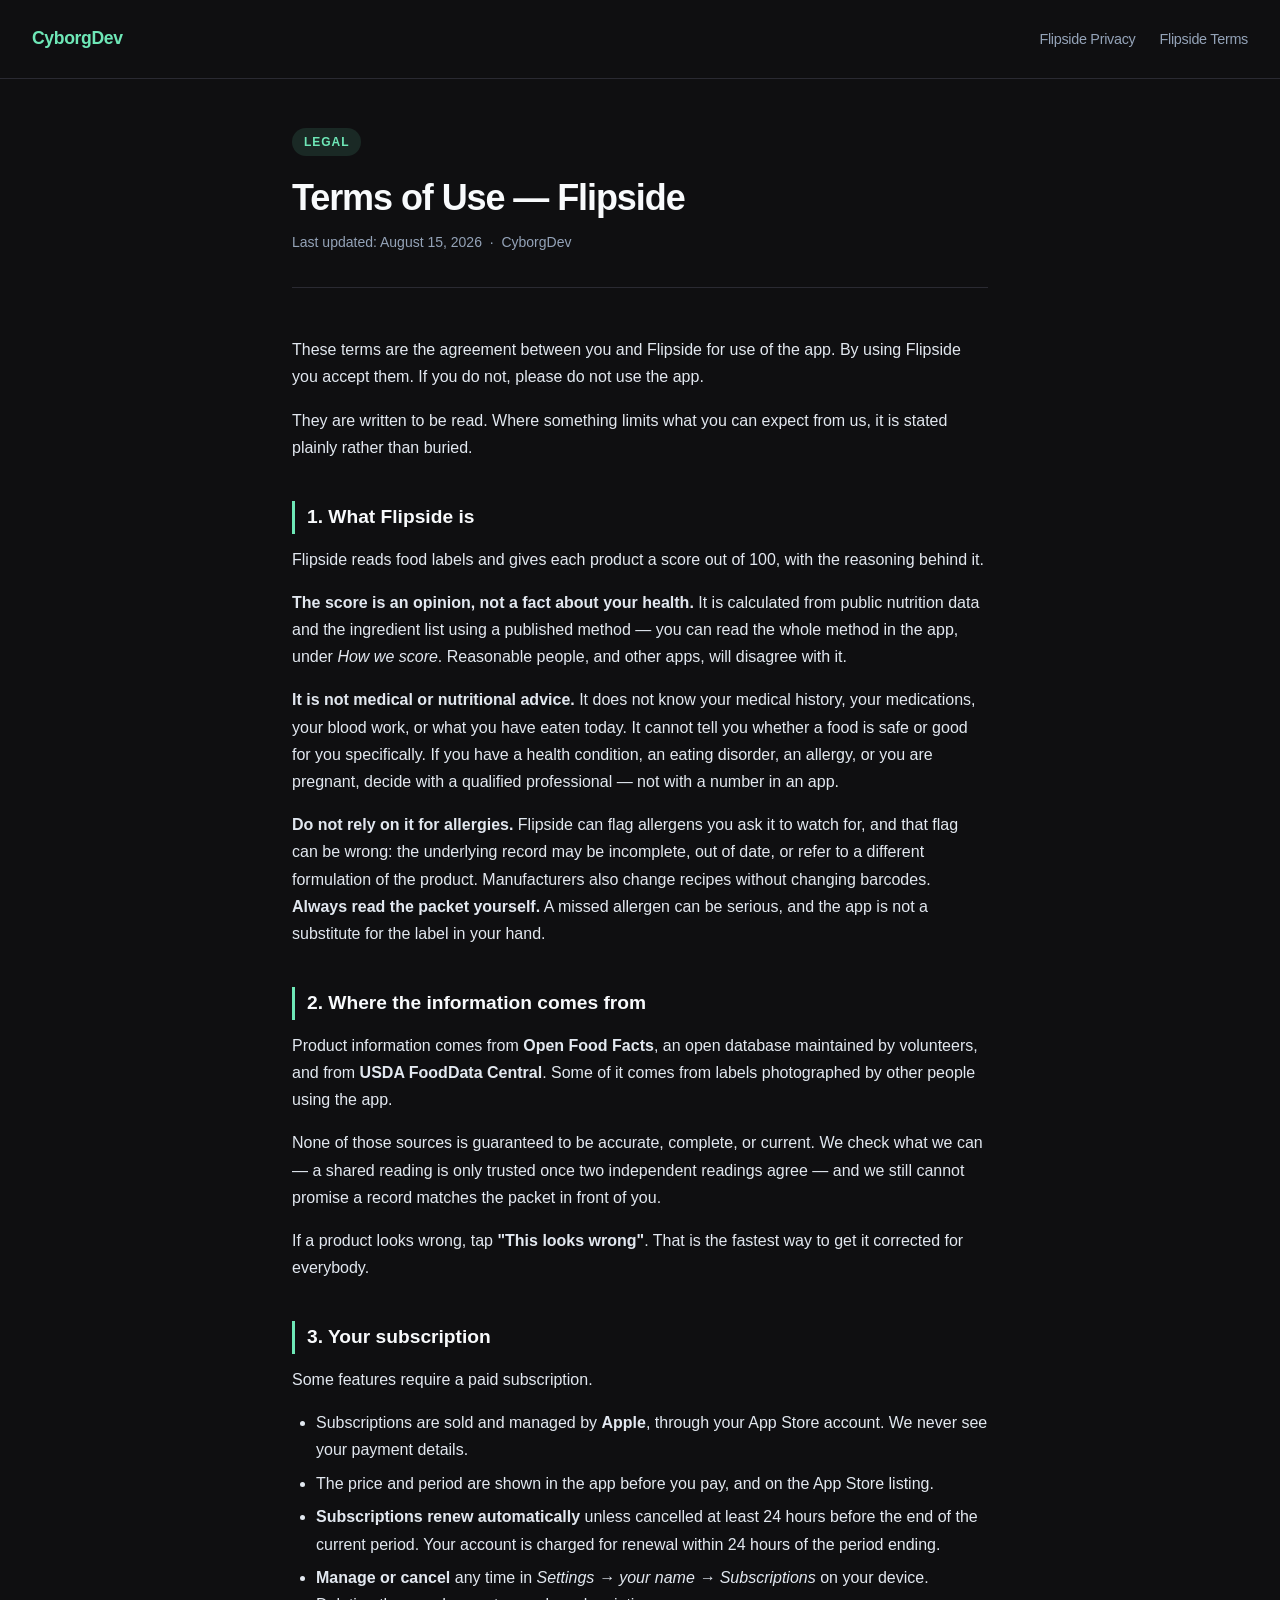
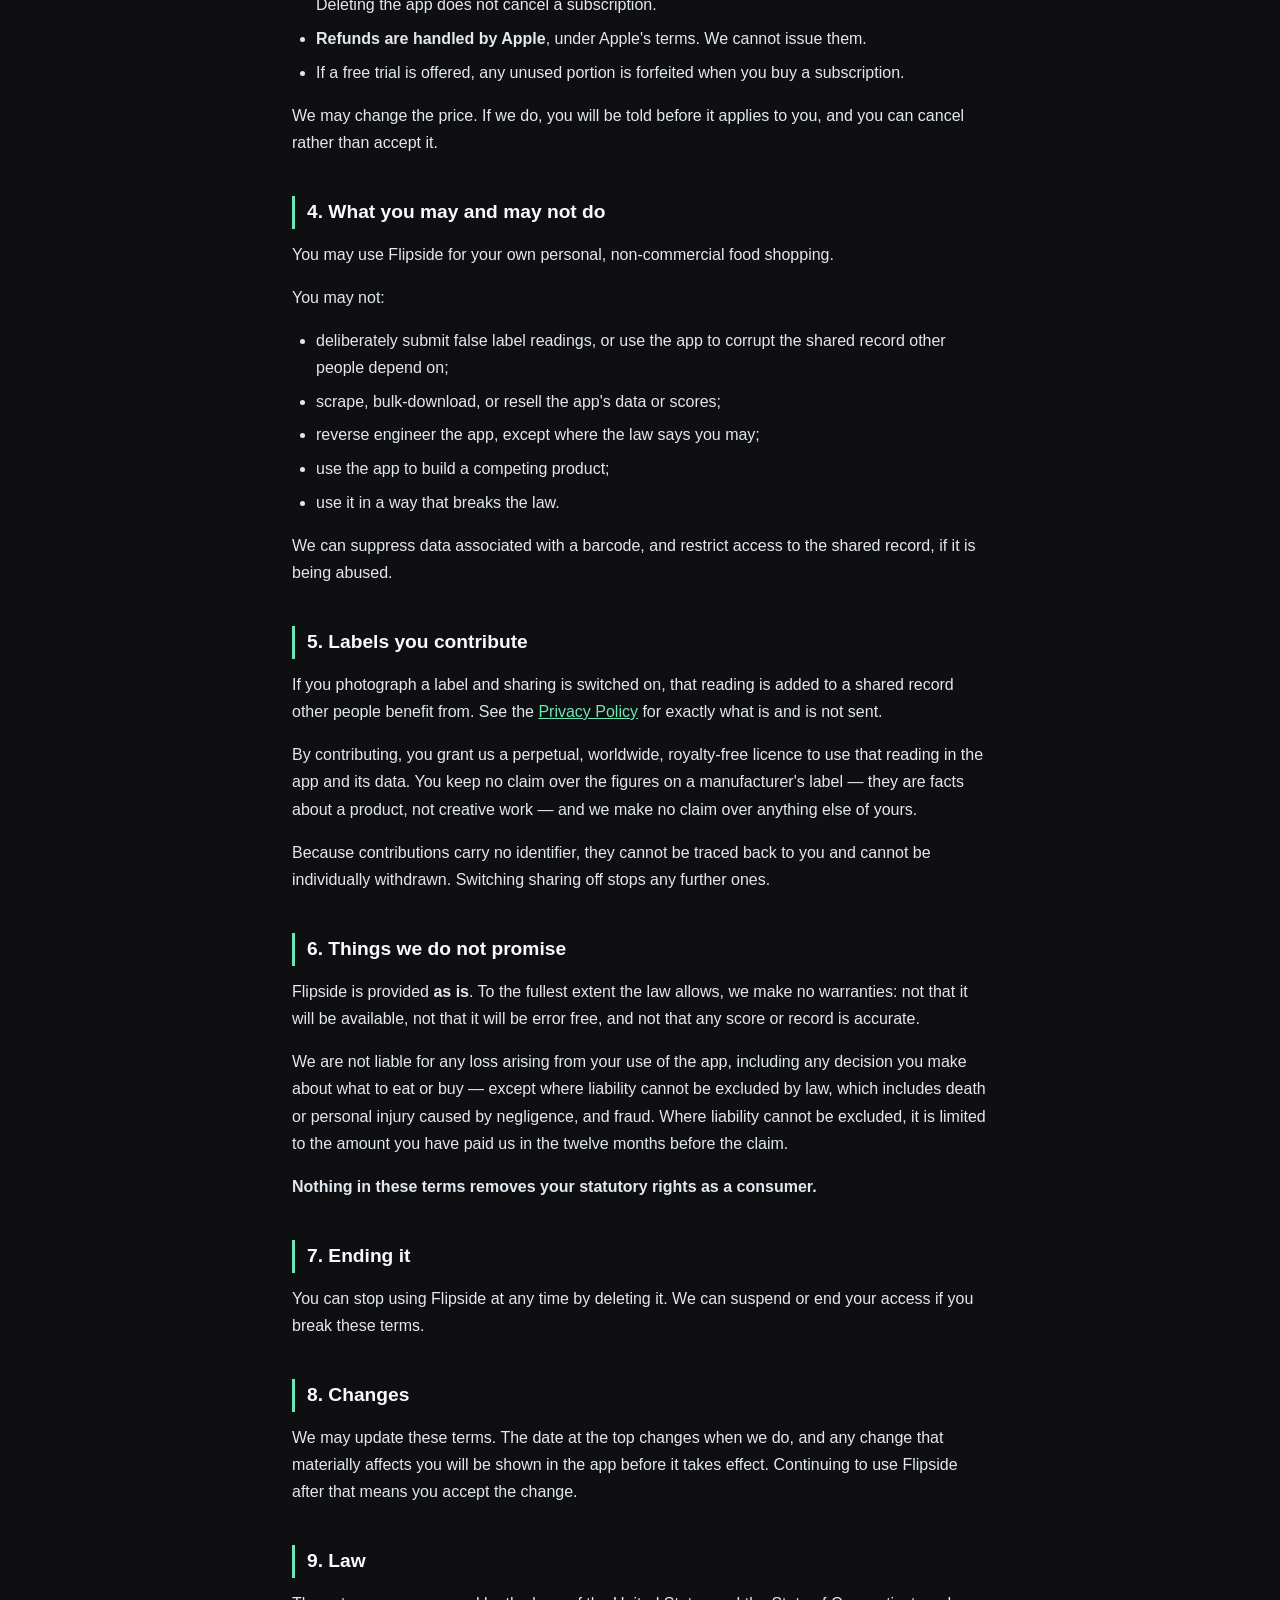
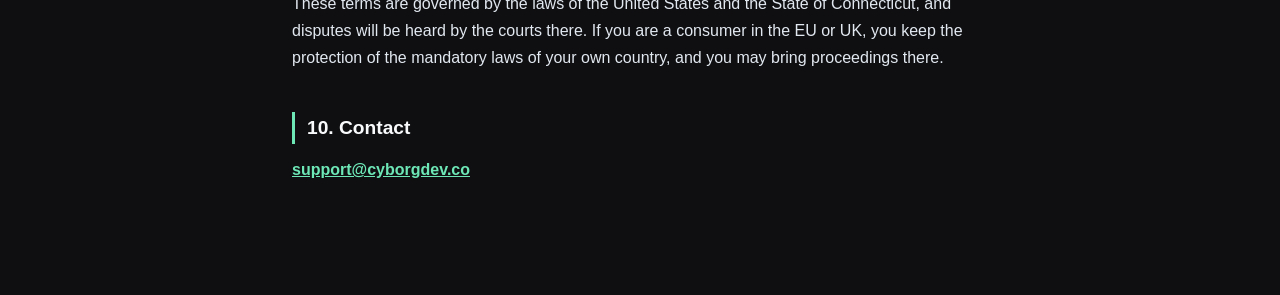
<file: flipside/terms.html>
<!DOCTYPE html>
<html lang="en">
<head>
  <meta charset="UTF-8" />
  <meta name="viewport" content="width=device-width, initial-scale=1.0" />
  <title>Terms of Use — Flipside</title>
  <link rel="stylesheet" href="/style.css" />
</head>
<body>

<header>
  <a href="/index.html">CyborgDev</a>
  <nav>
    <a href="privacy.html">Flipside Privacy</a>
    <a href="terms.html">Flipside Terms</a>
  </nav>
</header>

<div class="container">
  <div class="badge">Legal</div>
  <h1>Terms of Use — Flipside</h1>
  <p class="meta">Last updated: August 15, 2026 &nbsp;·&nbsp; CyborgDev</p>

  <p>These terms are the agreement between you and Flipside for use of the app. By using Flipside you accept them. If you do not, please do not use the app.</p>
  <p>They are written to be read. Where something limits what you can expect from us, it is stated plainly rather than buried.</p>
  <h2>1. What Flipside is</h2>
  <p>Flipside reads food labels and gives each product a score out of 100, with the reasoning behind it.</p>
  <p><strong>The score is an opinion, not a fact about your health.</strong> It is calculated from public nutrition data and the ingredient list using a published method — you can read the whole method in the app, under <em>How we score</em>. Reasonable people, and other apps, will disagree with it.</p>
  <p><strong>It is not medical or nutritional advice.</strong> It does not know your medical history, your medications, your blood work, or what you have eaten today. It cannot tell you whether a food is safe or good for you specifically. If you have a health condition, an eating disorder, an allergy, or you are pregnant, decide with a qualified professional — not with a number in an app.</p>
  <p><strong>Do not rely on it for allergies.</strong> Flipside can flag allergens you ask it to watch for, and that flag can be wrong: the underlying record may be incomplete, out of date, or refer to a different formulation of the product. Manufacturers also change recipes without changing barcodes. <strong>Always read the packet yourself.</strong> A missed allergen can be serious, and the app is not a substitute for the label in your hand.</p>
  <h2>2. Where the information comes from</h2>
  <p>Product information comes from <strong>Open Food Facts</strong>, an open database maintained by volunteers, and from <strong>USDA FoodData Central</strong>. Some of it comes from labels photographed by other people using the app.</p>
  <p>None of those sources is guaranteed to be accurate, complete, or current. We check what we can — a shared reading is only trusted once two independent readings agree — and we still cannot promise a record matches the packet in front of you.</p>
  <p>If a product looks wrong, tap <strong>"This looks wrong"</strong>. That is the fastest way to get it corrected for everybody.</p>
  <h2>3. Your subscription</h2>
  <p>Some features require a paid subscription.</p>
  <ul>
  <li>Subscriptions are sold and managed by <strong>Apple</strong>, through your App Store account. We never see your payment details.</li>
  <li>The price and period are shown in the app before you pay, and on the App Store listing.</li>
  <li><strong>Subscriptions renew automatically</strong> unless cancelled at least 24 hours before the end of the current period. Your account is charged for renewal within 24 hours of the period ending.</li>
  <li><strong>Manage or cancel</strong> any time in <em>Settings → your name → Subscriptions</em> on your device. Deleting the app does not cancel a subscription.</li>
  <li><strong>Refunds are handled by Apple</strong>, under Apple's terms. We cannot issue them.</li>
  <li>If a free trial is offered, any unused portion is forfeited when you buy a subscription.</li>
  </ul>
  <p>We may change the price. If we do, you will be told before it applies to you, and you can cancel rather than accept it.</p>
  <h2>4. What you may and may not do</h2>
  <p>You may use Flipside for your own personal, non-commercial food shopping.</p>
  <p>You may not:</p>
  <ul>
  <li>deliberately submit false label readings, or use the app to corrupt the shared record other people depend on;</li>
  <li>scrape, bulk-download, or resell the app's data or scores;</li>
  <li>reverse engineer the app, except where the law says you may;</li>
  <li>use the app to build a competing product;</li>
  <li>use it in a way that breaks the law.</li>
  </ul>
  <p>We can suppress data associated with a barcode, and restrict access to the shared record, if it is being abused.</p>
  <h2>5. Labels you contribute</h2>
  <p>If you photograph a label and sharing is switched on, that reading is added to a shared record other people benefit from. See the <a href="./privacy-policy.md">Privacy Policy</a> for exactly what is and is not sent.</p>
  <p>By contributing, you grant us a perpetual, worldwide, royalty-free licence to use that reading in the app and its data. You keep no claim over the figures on a manufacturer's label — they are facts about a product, not creative work — and we make no claim over anything else of yours.</p>
  <p>Because contributions carry no identifier, they cannot be traced back to you and cannot be individually withdrawn. Switching sharing off stops any further ones.</p>
  <h2>6. Things we do not promise</h2>
  <p>Flipside is provided <strong>as is</strong>. To the fullest extent the law allows, we make no warranties: not that it will be available, not that it will be error free, and not that any score or record is accurate.</p>
  <p>We are not liable for any loss arising from your use of the app, including any decision you make about what to eat or buy — except where liability cannot be excluded by law, which includes death or personal injury caused by negligence, and fraud. Where liability cannot be excluded, it is limited to the amount you have paid us in the twelve months before the claim.</p>
  <p><strong>Nothing in these terms removes your statutory rights as a consumer.</strong></p>
  <h2>7. Ending it</h2>
  <p>You can stop using Flipside at any time by deleting it. We can suspend or end your access if you break these terms.</p>
  <h2>8. Changes</h2>
  <p>We may update these terms. The date at the top changes when we do, and any change that materially affects you will be shown in the app before it takes effect. Continuing to use Flipside after that means you accept the change.</p>
  <h2>9. Law</h2>
  <p>These terms are governed by the laws of the United States and the State of Connecticut, and disputes will be heard by the courts there. If you are a consumer in the EU or UK, you keep the protection of the mandatory laws of your own country, and you may bring proceedings there.</p>
  <h2>10. Contact</h2>
  <p><strong><a href="mailto:support@cyborgdev.co">support@cyborgdev.co</a></strong></p>
</div>

</body>
</html>
</file>
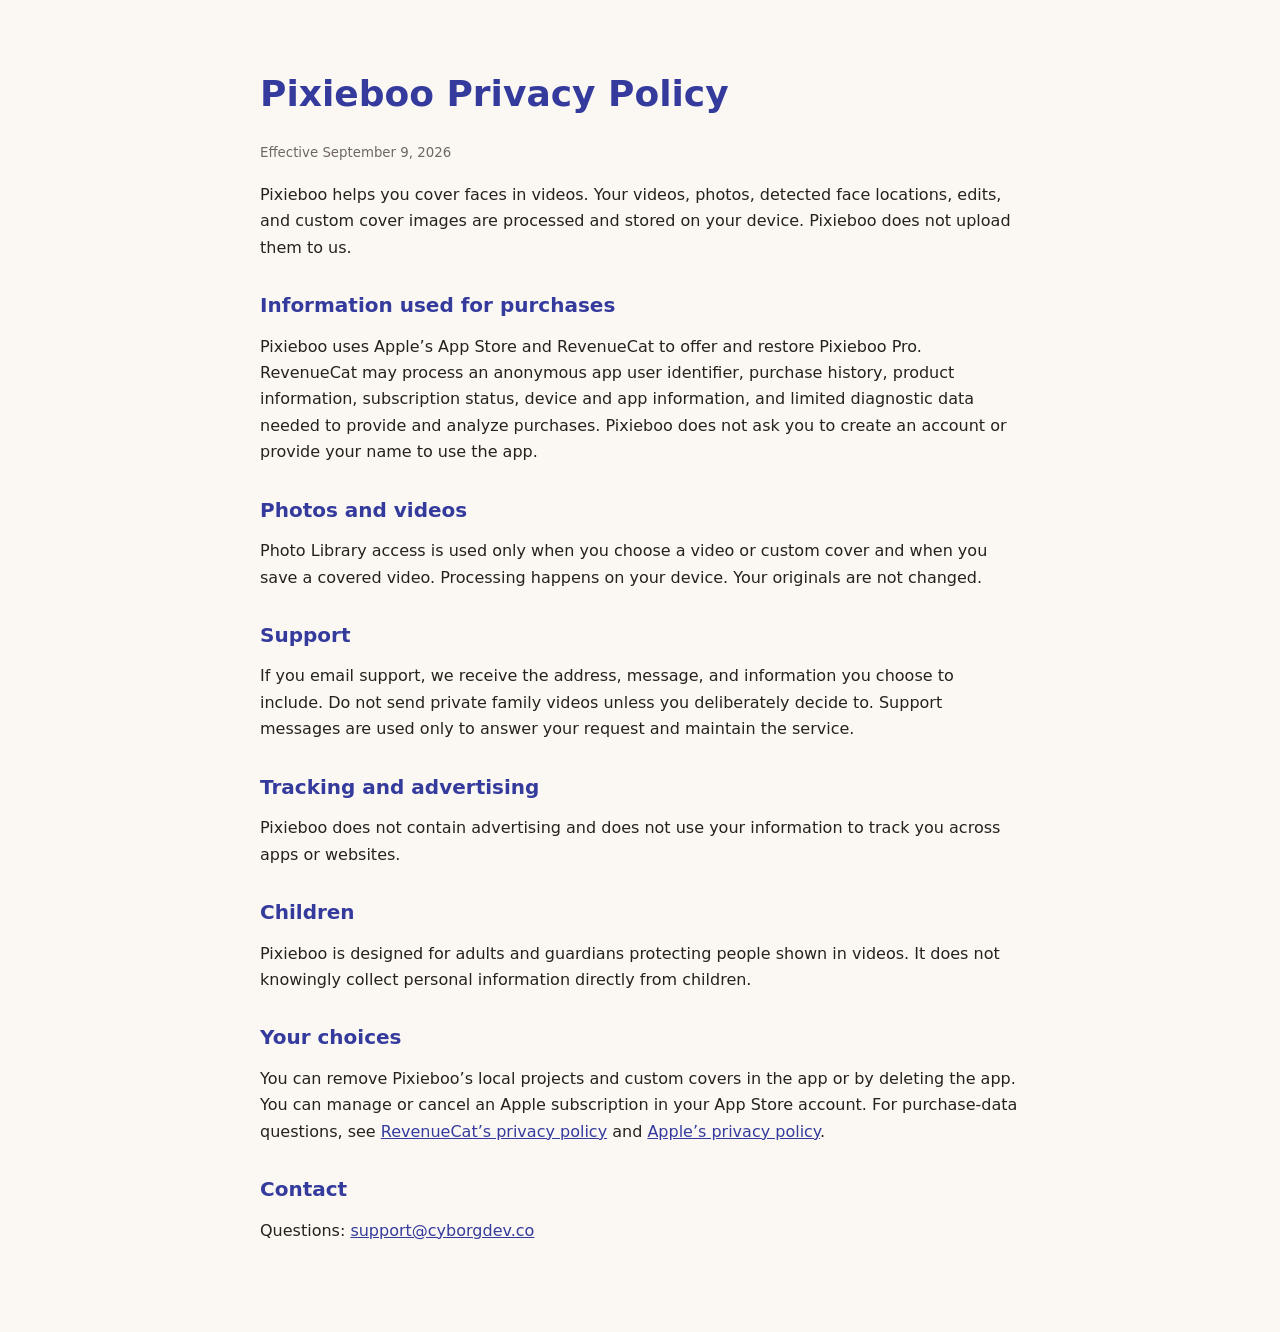
<file: pixieboo/privacy.html>
<!doctype html>
<html lang="en">
<head>
  <meta charset="utf-8">
  <meta name="viewport" content="width=device-width, initial-scale=1">
  <title>Pixieboo Privacy Policy</title>
  <style>body{margin:0;background:#fbf8f3;color:#26211c;font:16px/1.65 system-ui,-apple-system,sans-serif}main{max-width:760px;margin:auto;padding:48px 22px 72px}h1,h2{color:#343b9d;line-height:1.2}h1{font-size:2.25rem}h2{margin-top:2rem;font-size:1.25rem}a{color:#343b9d}small{color:#6f675f}</style>
</head>
<body><main>
  <h1>Pixieboo Privacy Policy</h1>
  <p><small>Effective September 9, 2026</small></p>
  <p>Pixieboo helps you cover faces in videos. Your videos, photos, detected face locations, edits, and custom cover images are processed and stored on your device. Pixieboo does not upload them to us.</p>
  <h2>Information used for purchases</h2>
  <p>Pixieboo uses Apple’s App Store and RevenueCat to offer and restore Pixieboo Pro. RevenueCat may process an anonymous app user identifier, purchase history, product information, subscription status, device and app information, and limited diagnostic data needed to provide and analyze purchases. Pixieboo does not ask you to create an account or provide your name to use the app.</p>
  <h2>Photos and videos</h2>
  <p>Photo Library access is used only when you choose a video or custom cover and when you save a covered video. Processing happens on your device. Your originals are not changed.</p>
  <h2>Support</h2>
  <p>If you email support, we receive the address, message, and information you choose to include. Do not send private family videos unless you deliberately decide to. Support messages are used only to answer your request and maintain the service.</p>
  <h2>Tracking and advertising</h2>
  <p>Pixieboo does not contain advertising and does not use your information to track you across apps or websites.</p>
  <h2>Children</h2>
  <p>Pixieboo is designed for adults and guardians protecting people shown in videos. It does not knowingly collect personal information directly from children.</p>
  <h2>Your choices</h2>
  <p>You can remove Pixieboo’s local projects and custom covers in the app or by deleting the app. You can manage or cancel an Apple subscription in your App Store account. For purchase-data questions, see <a href="https://www.revenuecat.com/privacy/">RevenueCat’s privacy policy</a> and <a href="https://www.apple.com/legal/privacy/">Apple’s privacy policy</a>.</p>
  <h2>Contact</h2>
  <p>Questions: <a href="mailto:support@cyborgdev.co">support@cyborgdev.co</a></p>
</main></body></html>
</file>
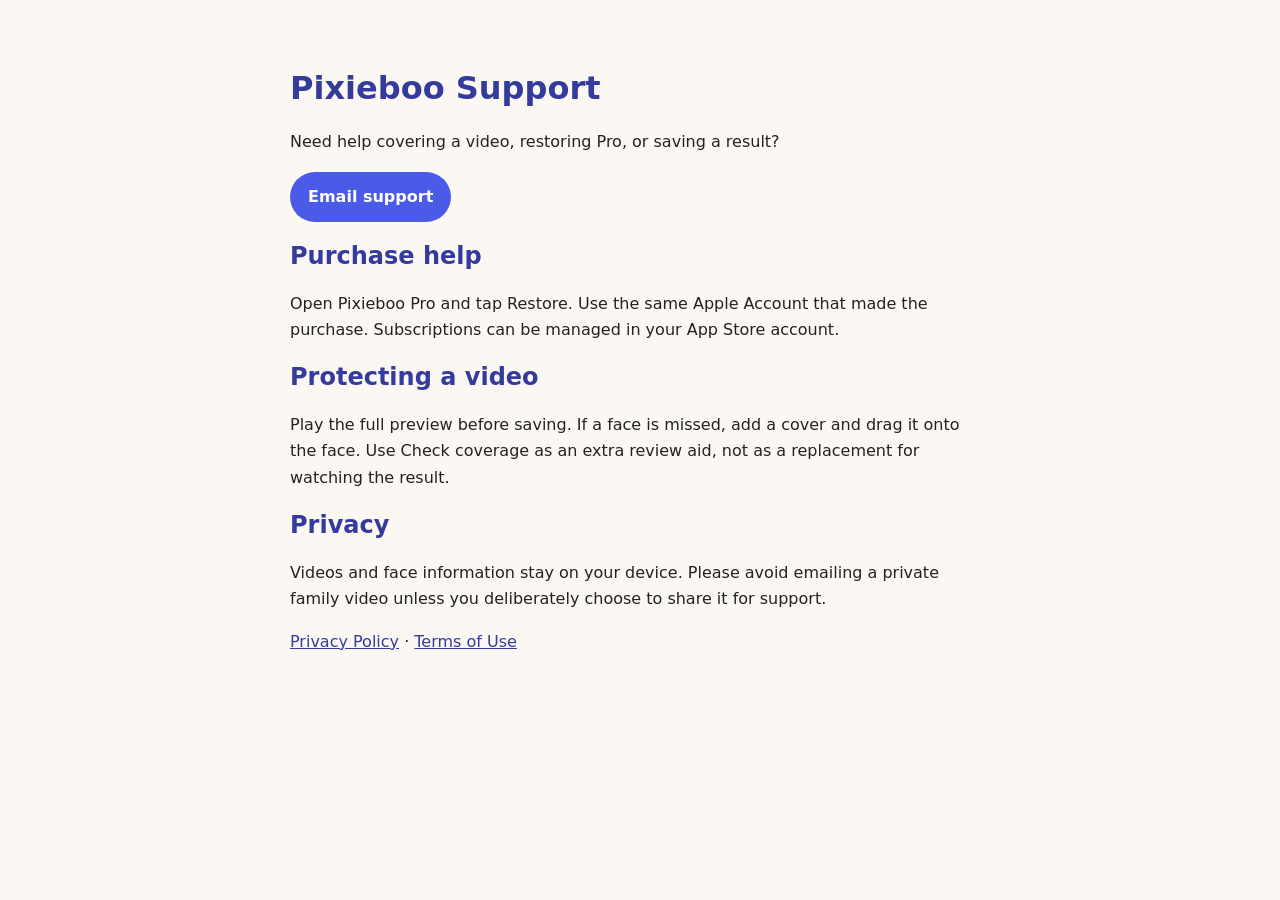
<file: pixieboo/support.html>
<!doctype html>
<html lang="en">
<head>
  <meta charset="utf-8"><meta name="viewport" content="width=device-width, initial-scale=1">
  <title>Pixieboo Support</title>
  <style>body{margin:0;background:#fbf8f3;color:#26211c;font:16px/1.65 system-ui,-apple-system,sans-serif}main{max-width:700px;margin:auto;padding:48px 22px 72px}h1,h2{color:#343b9d;line-height:1.2}a{color:#343b9d}.button{display:inline-block;background:#4b5be8;color:white;text-decoration:none;padding:12px 18px;border-radius:999px;font-weight:700}</style>
</head>
<body><main>
  <h1>Pixieboo Support</h1>
  <p>Need help covering a video, restoring Pro, or saving a result?</p>
  <p><a class="button" href="mailto:support@cyborgdev.co?subject=Pixieboo%20support">Email support</a></p>
  <h2>Purchase help</h2>
  <p>Open Pixieboo Pro and tap Restore. Use the same Apple Account that made the purchase. Subscriptions can be managed in your App Store account.</p>
  <h2>Protecting a video</h2>
  <p>Play the full preview before saving. If a face is missed, add a cover and drag it onto the face. Use Check coverage as an extra review aid, not as a replacement for watching the result.</p>
  <h2>Privacy</h2>
  <p>Videos and face information stay on your device. Please avoid emailing a private family video unless you deliberately choose to share it for support.</p>
  <p><a href="privacy.html">Privacy Policy</a> · <a href="terms.html">Terms of Use</a></p>
</main></body></html>
</file>
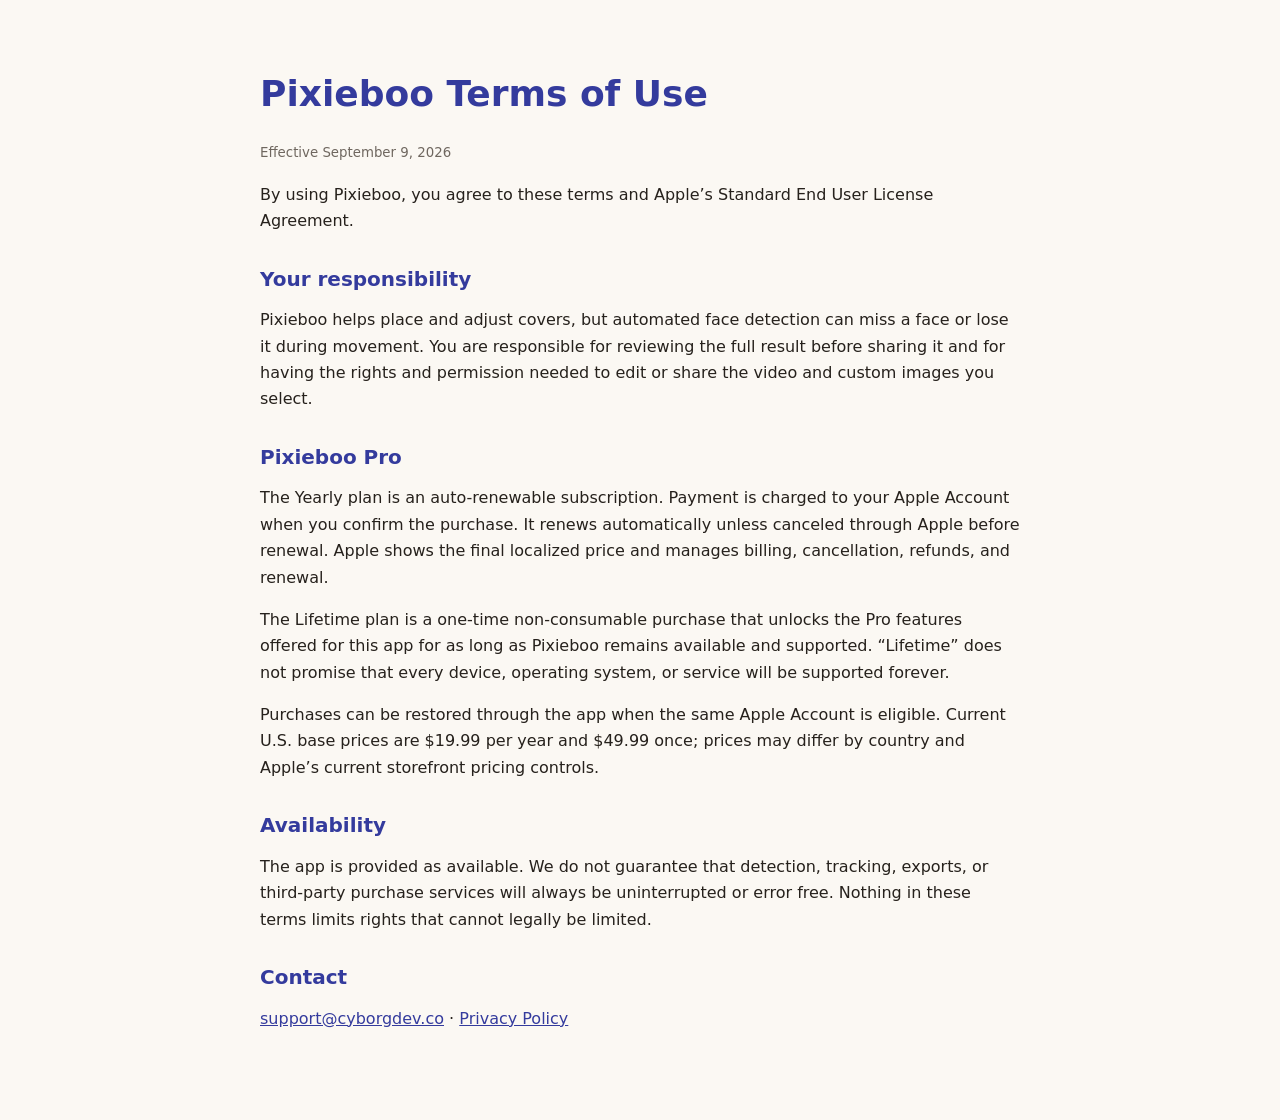
<file: pixieboo/terms.html>
<!doctype html>
<html lang="en">
<head>
  <meta charset="utf-8"><meta name="viewport" content="width=device-width, initial-scale=1">
  <title>Pixieboo Terms of Use</title>
  <style>body{margin:0;background:#fbf8f3;color:#26211c;font:16px/1.65 system-ui,-apple-system,sans-serif}main{max-width:760px;margin:auto;padding:48px 22px 72px}h1,h2{color:#343b9d;line-height:1.2}h1{font-size:2.25rem}h2{margin-top:2rem;font-size:1.25rem}a{color:#343b9d}small{color:#6f675f}</style>
</head>
<body><main>
  <h1>Pixieboo Terms of Use</h1>
  <p><small>Effective September 9, 2026</small></p>
  <p>By using Pixieboo, you agree to these terms and Apple’s Standard End User License Agreement.</p>
  <h2>Your responsibility</h2>
  <p>Pixieboo helps place and adjust covers, but automated face detection can miss a face or lose it during movement. You are responsible for reviewing the full result before sharing it and for having the rights and permission needed to edit or share the video and custom images you select.</p>
  <h2>Pixieboo Pro</h2>
  <p>The Yearly plan is an auto-renewable subscription. Payment is charged to your Apple Account when you confirm the purchase. It renews automatically unless canceled through Apple before renewal. Apple shows the final localized price and manages billing, cancellation, refunds, and renewal.</p>
  <p>The Lifetime plan is a one-time non-consumable purchase that unlocks the Pro features offered for this app for as long as Pixieboo remains available and supported. “Lifetime” does not promise that every device, operating system, or service will be supported forever.</p>
  <p>Purchases can be restored through the app when the same Apple Account is eligible. Current U.S. base prices are $19.99 per year and $49.99 once; prices may differ by country and Apple’s current storefront pricing controls.</p>
  <h2>Availability</h2>
  <p>The app is provided as available. We do not guarantee that detection, tracking, exports, or third-party purchase services will always be uninterrupted or error free. Nothing in these terms limits rights that cannot legally be limited.</p>
  <h2>Contact</h2>
  <p><a href="mailto:support@cyborgdev.co">support@cyborgdev.co</a> · <a href="privacy.html">Privacy Policy</a></p>
</main></body></html>
</file>
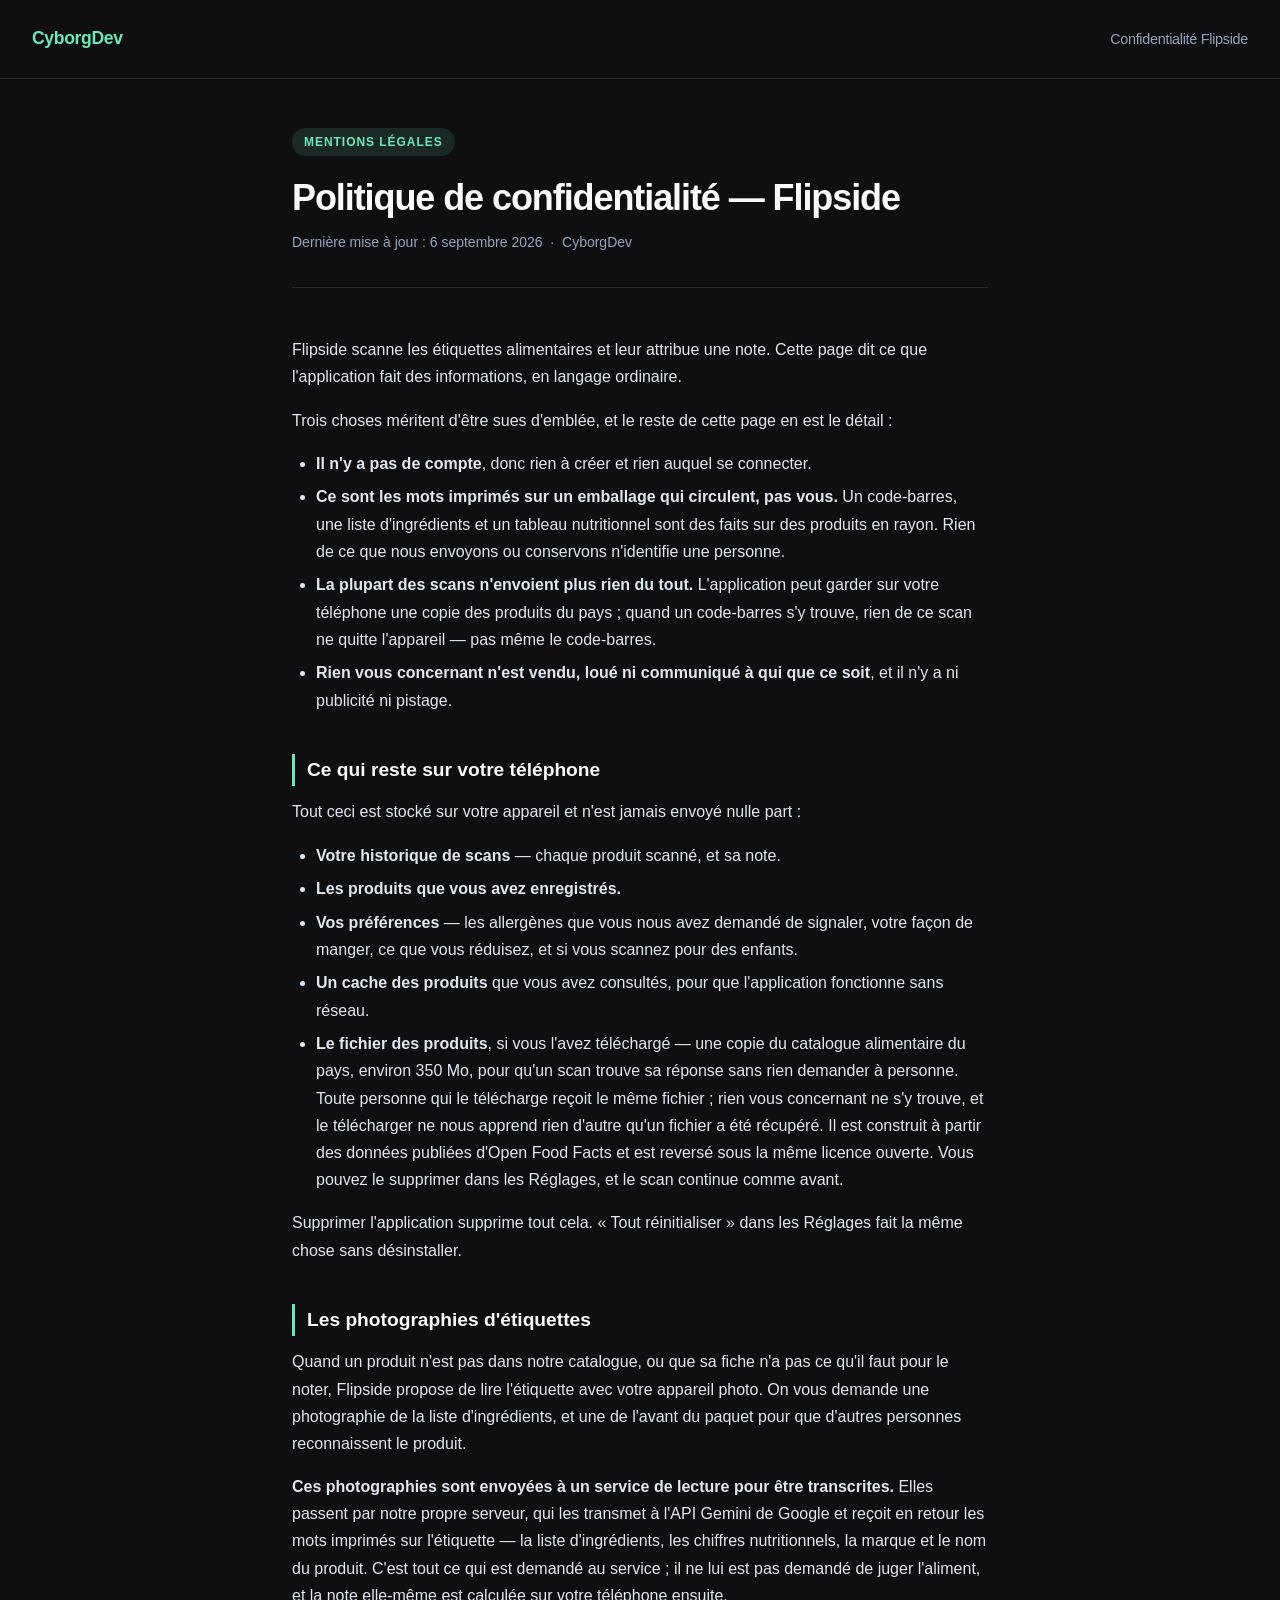
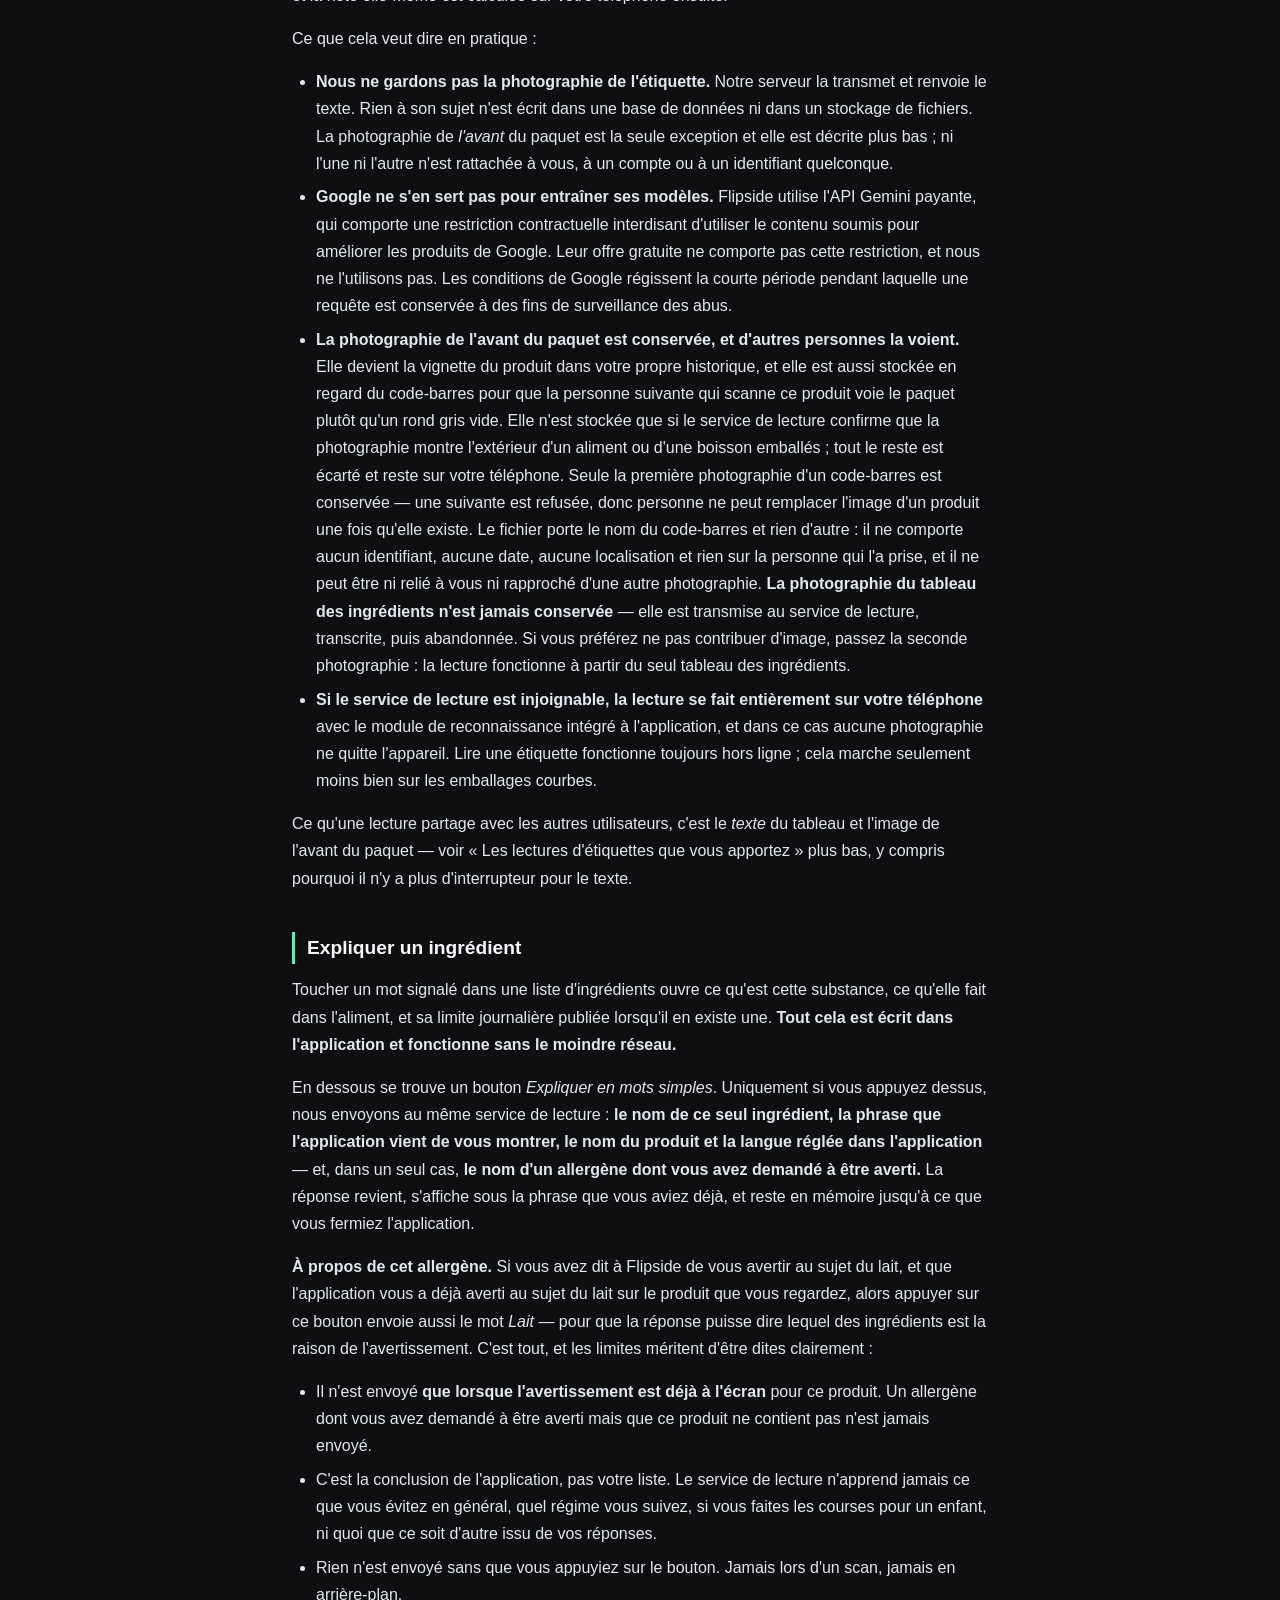
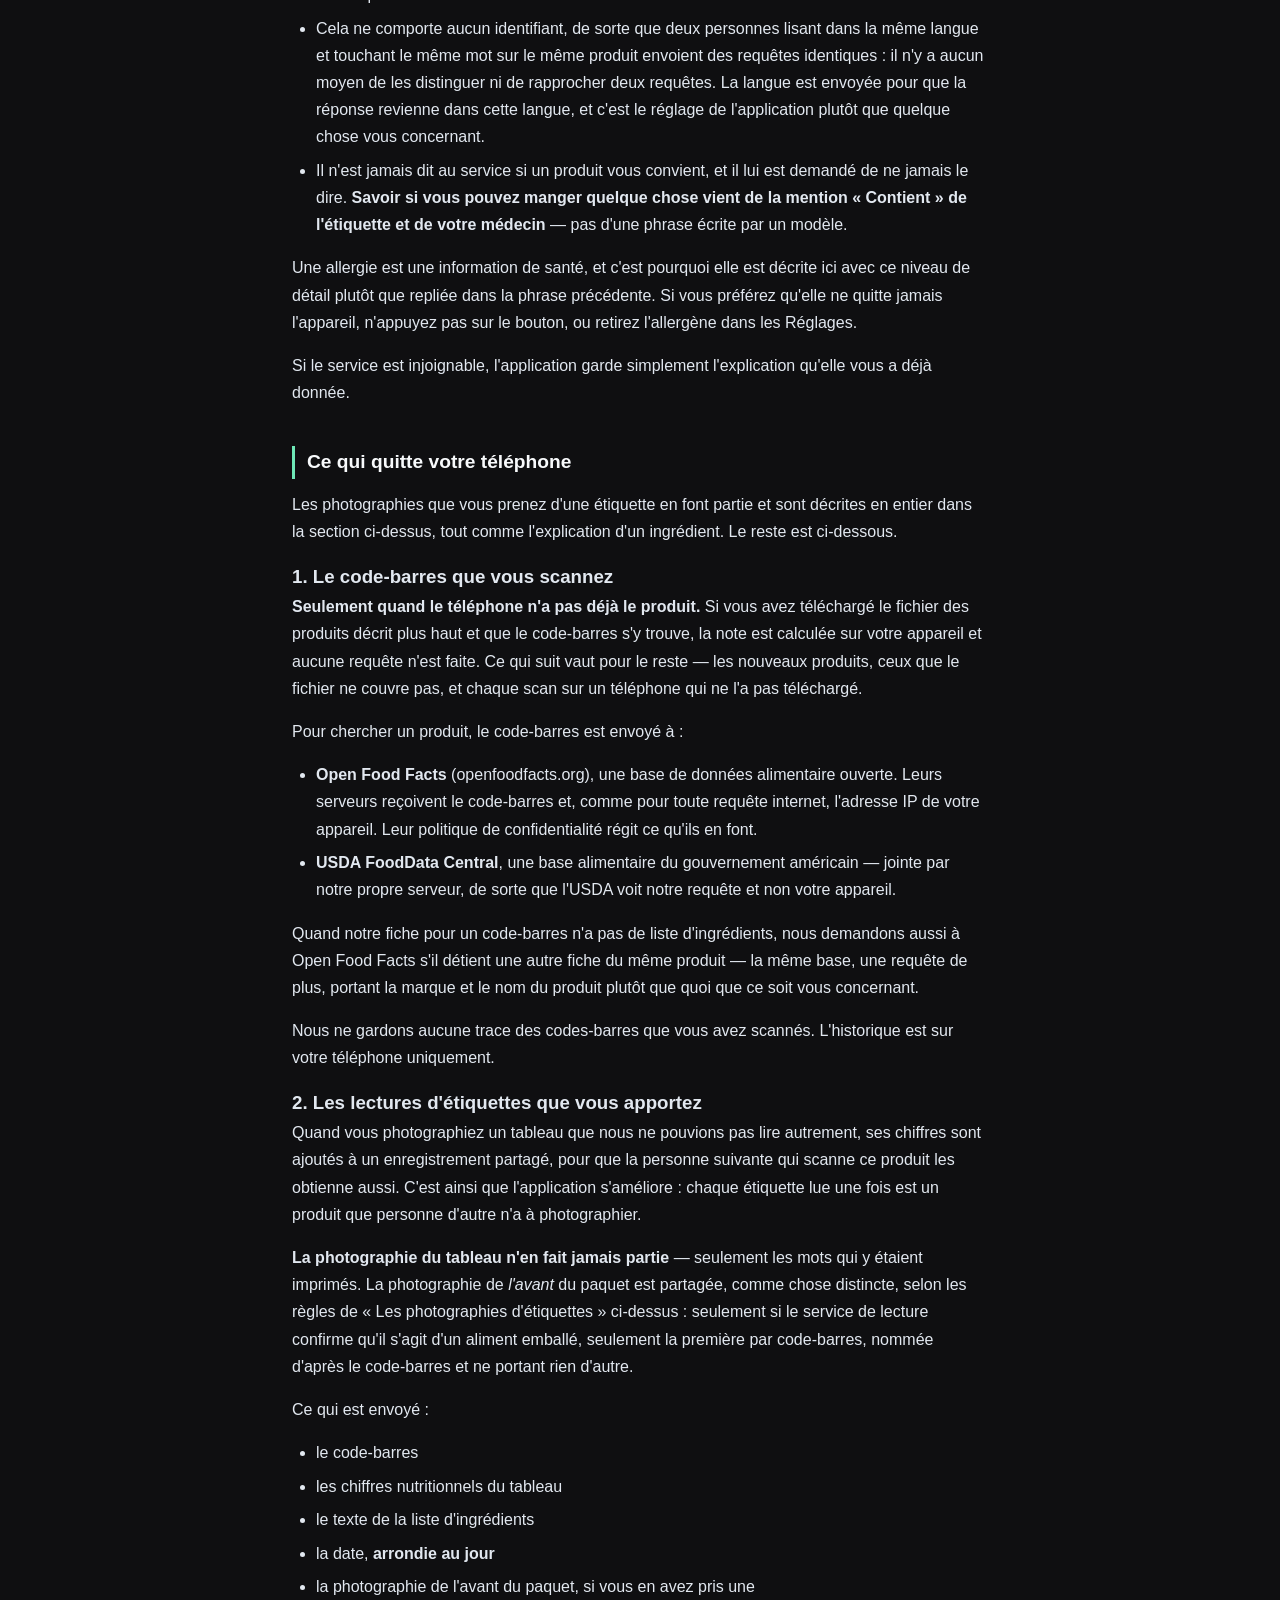
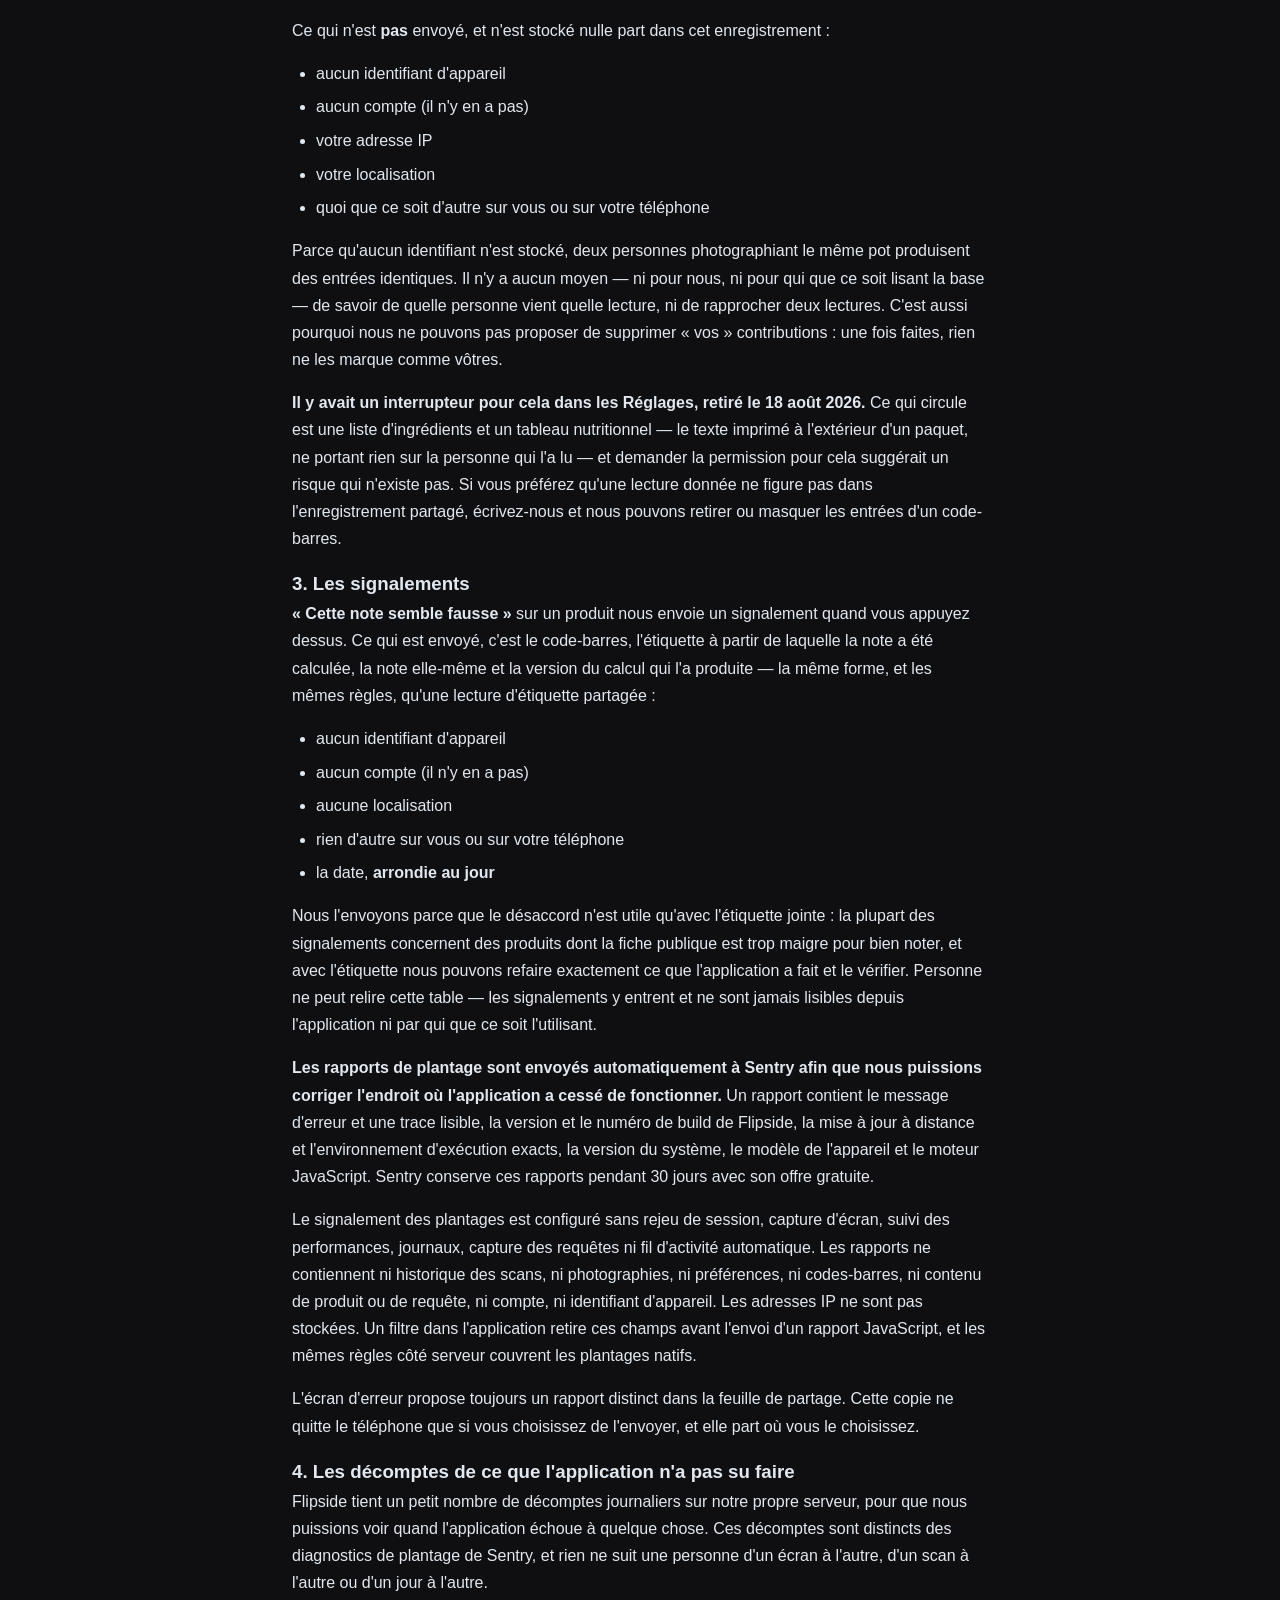
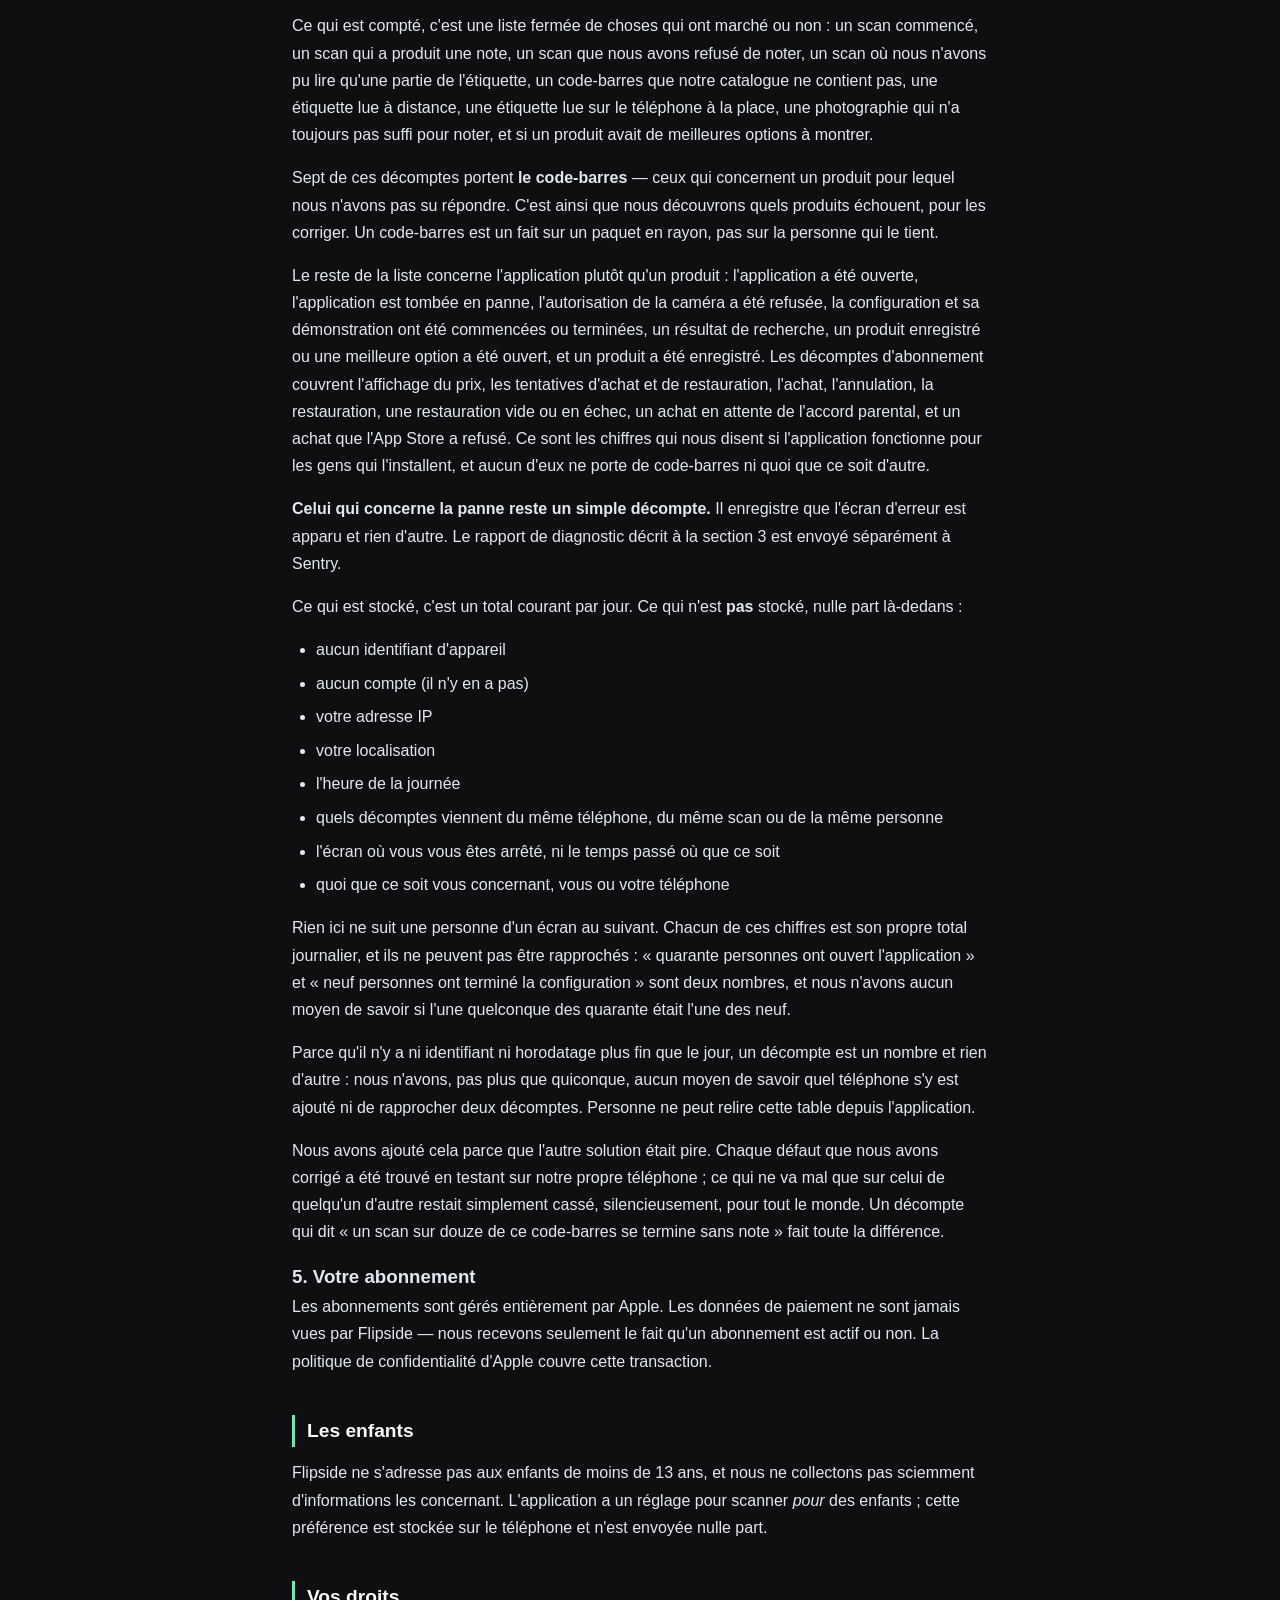
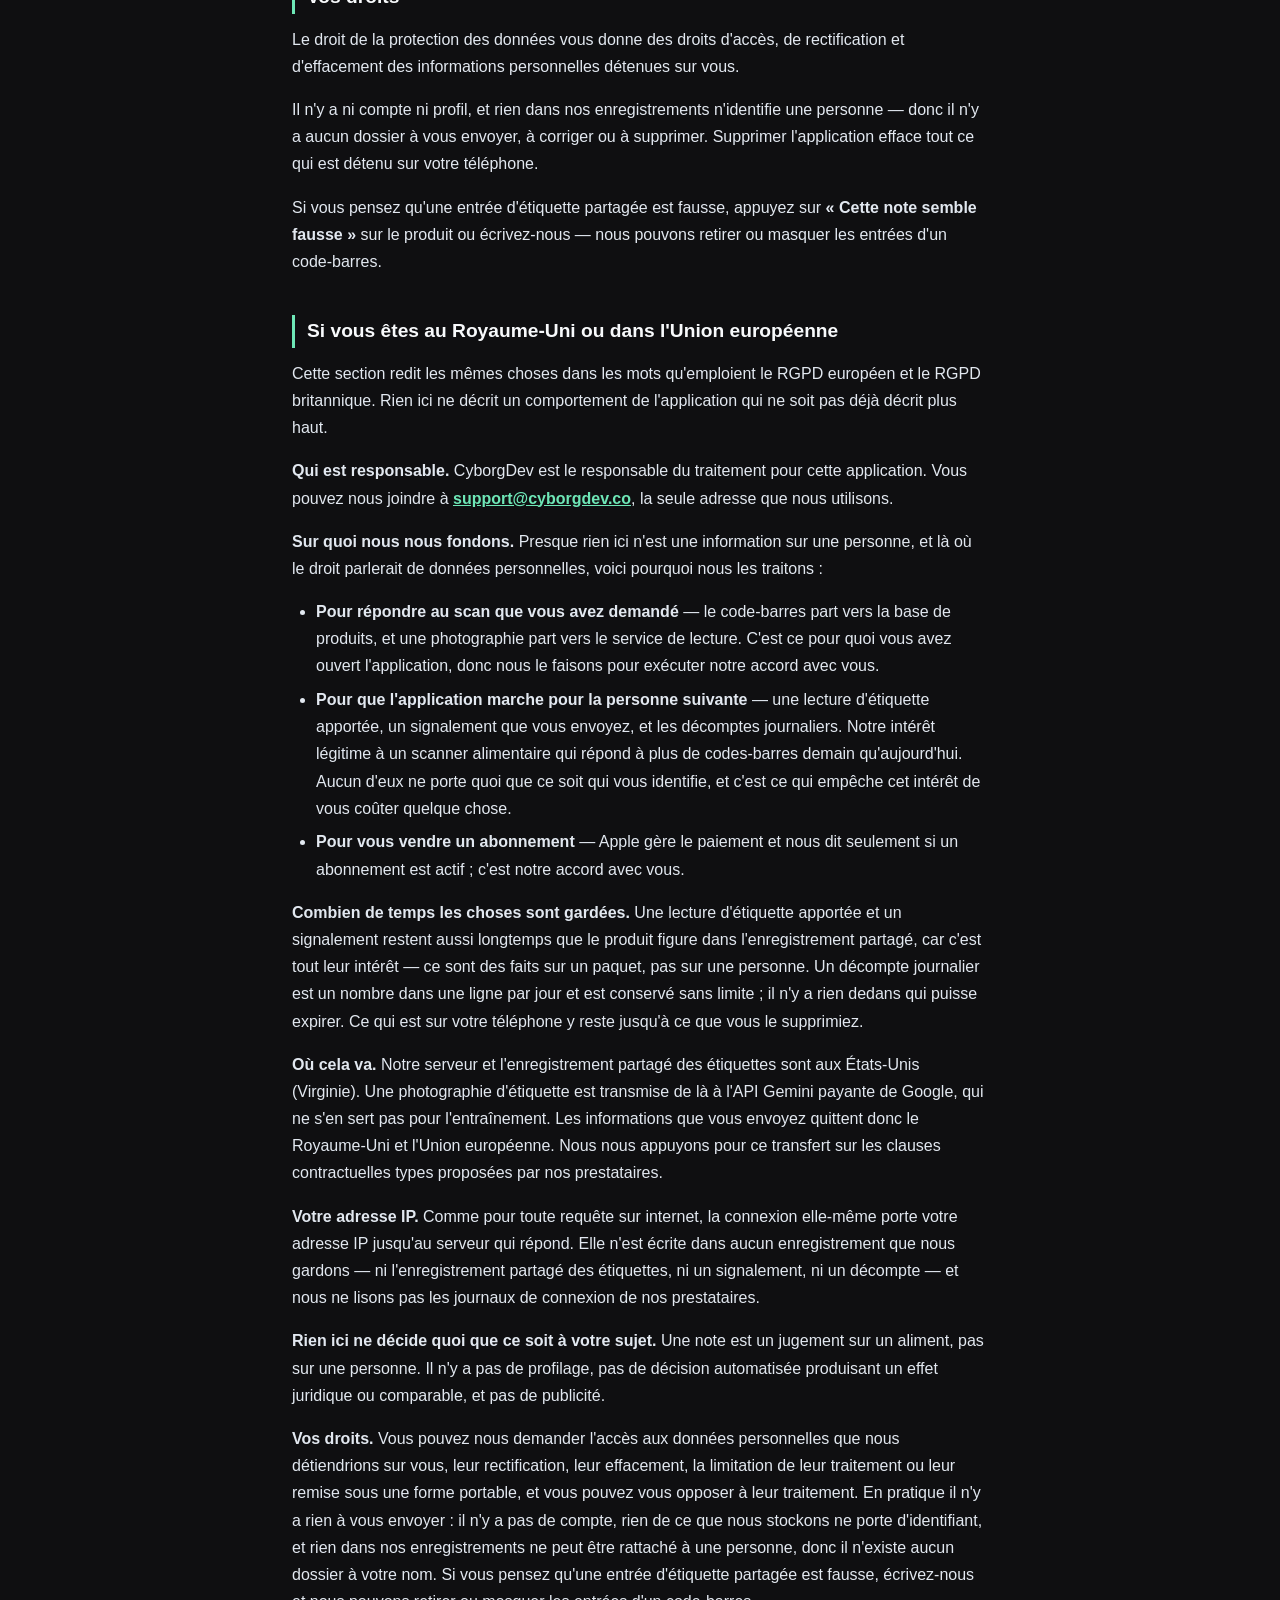
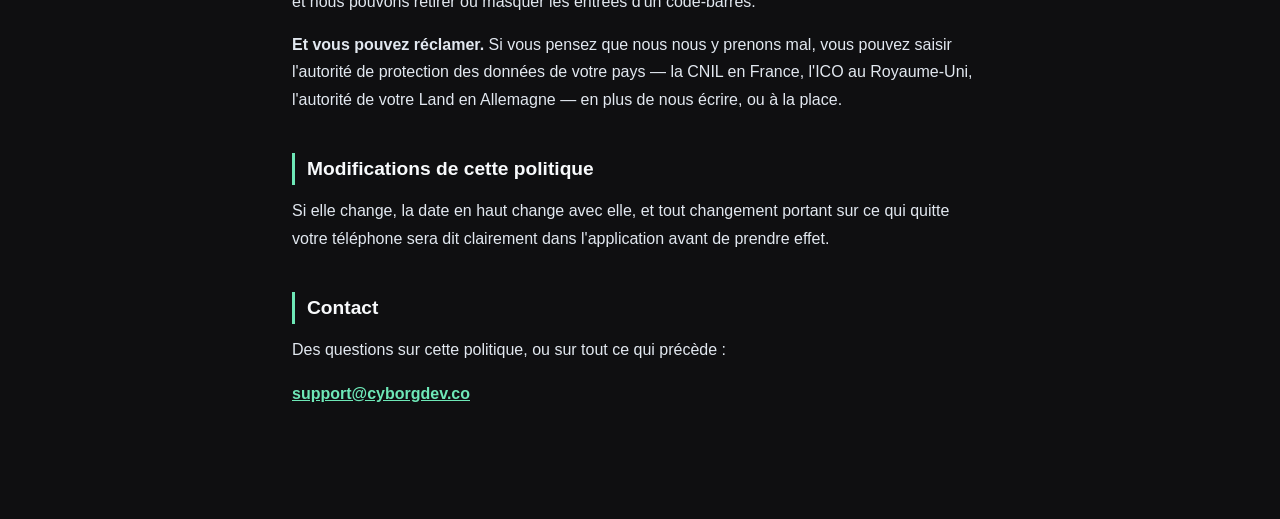
<file: flipside/fr/privacy.html>
<!DOCTYPE html>
<html lang="fr">
<head>
  <meta charset="UTF-8" />
  <meta name="viewport" content="width=device-width, initial-scale=1.0" />
  <title>Politique de confidentialité — Flipside</title>
  <link rel="stylesheet" href="/style.css" />
</head>
<body>

<header>
  <a href="/index.html">CyborgDev</a>
  <nav>
    <a href="privacy.html">Confidentialité Flipside</a>
  </nav>
</header>

<div class="container">
  <div class="badge">Mentions légales</div>
  <h1>Politique de confidentialité — Flipside</h1>
  <p class="meta">Dernière mise à jour : 6 septembre 2026 &nbsp;·&nbsp; CyborgDev</p>

  <p>Flipside scanne les étiquettes alimentaires et leur attribue une note. Cette page dit ce que l'application fait des informations, en langage ordinaire.</p>
  <p>Trois choses méritent d'être sues d'emblée, et le reste de cette page en est le détail :</p>
  <ul>
  <li><strong>Il n'y a pas de compte</strong>, donc rien à créer et rien auquel se connecter.</li>
  <li><strong>Ce sont les mots imprimés sur un emballage qui circulent, pas vous.</strong> Un code-barres, une liste d'ingrédients et un tableau nutritionnel sont des faits sur des produits en rayon. Rien de ce que nous envoyons ou conservons n'identifie une personne.</li>
  <li><strong>La plupart des scans n'envoient plus rien du tout.</strong> L'application peut garder sur votre téléphone une copie des produits du pays ; quand un code-barres s'y trouve, rien de ce scan ne quitte l'appareil — pas même le code-barres.</li>
  <li><strong>Rien vous concernant n'est vendu, loué ni communiqué à qui que ce soit</strong>, et il n'y a ni publicité ni pistage.</li>
  </ul>
  <h2>Ce qui reste sur votre téléphone</h2>
  <p>Tout ceci est stocké sur votre appareil et n'est jamais envoyé nulle part :</p>
  <ul>
  <li><strong>Votre historique de scans</strong> — chaque produit scanné, et sa note.</li>
  <li><strong>Les produits que vous avez enregistrés.</strong></li>
  <li><strong>Vos préférences</strong> — les allergènes que vous nous avez demandé de signaler, votre façon de manger, ce que vous réduisez, et si vous scannez pour des enfants.</li>
  <li><strong>Un cache des produits</strong> que vous avez consultés, pour que l'application fonctionne sans réseau.</li>
  <li><strong>Le fichier des produits</strong>, si vous l'avez téléchargé — une copie du catalogue alimentaire du pays, environ 350 Mo, pour qu'un scan trouve sa réponse sans rien demander à personne. Toute personne qui le télécharge reçoit le même fichier ; rien vous concernant ne s'y trouve, et le télécharger ne nous apprend rien d'autre qu'un fichier a été récupéré. Il est construit à partir des données publiées d'Open Food Facts et est reversé sous la même licence ouverte. Vous pouvez le supprimer dans les Réglages, et le scan continue comme avant.</li>
  </ul>
  <p>Supprimer l'application supprime tout cela. « Tout réinitialiser » dans les Réglages fait la même chose sans désinstaller.</p>
  <h2>Les photographies d'étiquettes</h2>
  <p>Quand un produit n'est pas dans notre catalogue, ou que sa fiche n'a pas ce qu'il faut pour le noter, Flipside propose de lire l'étiquette avec votre appareil photo. On vous demande une photographie de la liste d'ingrédients, et une de l'avant du paquet pour que d'autres personnes reconnaissent le produit.</p>
  <p><strong>Ces photographies sont envoyées à un service de lecture pour être transcrites.</strong> Elles passent par notre propre serveur, qui les transmet à l'API Gemini de Google et reçoit en retour les mots imprimés sur l'étiquette — la liste d'ingrédients, les chiffres nutritionnels, la marque et le nom du produit. C'est tout ce qui est demandé au service ; il ne lui est pas demandé de juger l'aliment, et la note elle-même est calculée sur votre téléphone ensuite.</p>
  <p>Ce que cela veut dire en pratique :</p>
  <ul>
  <li><strong>Nous ne gardons pas la photographie de l'étiquette.</strong> Notre serveur la transmet et renvoie le texte. Rien à son sujet n'est écrit dans une base de données ni dans un stockage de fichiers. La photographie de <em>l'avant</em> du paquet est la seule exception et elle est décrite plus bas ; ni l'une ni l'autre n'est rattachée à vous, à un compte ou à un identifiant quelconque.</li>
  <li><strong>Google ne s'en sert pas pour entraîner ses modèles.</strong> Flipside utilise l'API Gemini payante, qui comporte une restriction contractuelle interdisant d'utiliser le contenu soumis pour améliorer les produits de Google. Leur offre gratuite ne comporte pas cette restriction, et nous ne l'utilisons pas. Les conditions de Google régissent la courte période pendant laquelle une requête est conservée à des fins de surveillance des abus.</li>
  <li><strong>La photographie de l'avant du paquet est conservée, et d'autres personnes la voient.</strong> Elle devient la vignette du produit dans votre propre historique, et elle est aussi stockée en regard du code-barres pour que la personne suivante qui scanne ce produit voie le paquet plutôt qu'un rond gris vide. Elle n'est stockée que si le service de lecture confirme que la photographie montre l'extérieur d'un aliment ou d'une boisson emballés ; tout le reste est écarté et reste sur votre téléphone. Seule la première photographie d'un code-barres est conservée — une suivante est refusée, donc personne ne peut remplacer l'image d'un produit une fois qu'elle existe. Le fichier porte le nom du code-barres et rien d'autre : il ne comporte aucun identifiant, aucune date, aucune localisation et rien sur la personne qui l'a prise, et il ne peut être ni relié à vous ni rapproché d'une autre photographie. <strong>La photographie du tableau des ingrédients n'est jamais conservée</strong> — elle est transmise au service de lecture, transcrite, puis abandonnée. Si vous préférez ne pas contribuer d'image, passez la seconde photographie : la lecture fonctionne à partir du seul tableau des ingrédients.</li>
  <li><strong>Si le service de lecture est injoignable, la lecture se fait entièrement sur votre téléphone</strong> avec le module de reconnaissance intégré à l'application, et dans ce cas aucune photographie ne quitte l'appareil. Lire une étiquette fonctionne toujours hors ligne ; cela marche seulement moins bien sur les emballages courbes.</li>
  </ul>
  <p>Ce qu'une lecture partage avec les autres utilisateurs, c'est le <em>texte</em> du tableau et l'image de l'avant du paquet — voir « Les lectures d'étiquettes que vous apportez » plus bas, y compris pourquoi il n'y a plus d'interrupteur pour le texte.</p>
  <h2>Expliquer un ingrédient</h2>
  <p>Toucher un mot signalé dans une liste d'ingrédients ouvre ce qu'est cette substance, ce qu'elle fait dans l'aliment, et sa limite journalière publiée lorsqu'il en existe une. <strong>Tout cela est écrit dans l'application et fonctionne sans le moindre réseau.</strong></p>
  <p>En dessous se trouve un bouton <em>Expliquer en mots simples</em>. Uniquement si vous appuyez dessus, nous envoyons au même service de lecture : <strong>le nom de ce seul ingrédient, la phrase que l'application vient de vous montrer, le nom du produit et la langue réglée dans l'application</strong> — et, dans un seul cas, <strong>le nom d'un allergène dont vous avez demandé à être averti.</strong> La réponse revient, s'affiche sous la phrase que vous aviez déjà, et reste en mémoire jusqu'à ce que vous fermiez l'application.</p>
  <p><strong>À propos de cet allergène.</strong> Si vous avez dit à Flipside de vous avertir au sujet du lait, et que l'application vous a déjà averti au sujet du lait sur le produit que vous regardez, alors appuyer sur ce bouton envoie aussi le mot <em>Lait</em> — pour que la réponse puisse dire lequel des ingrédients est la raison de l'avertissement. C'est tout, et les limites méritent d'être dites clairement :</p>
  <ul>
  <li>Il n'est envoyé <strong>que lorsque l'avertissement est déjà à l'écran</strong> pour ce produit. Un allergène dont vous avez demandé à être averti mais que ce produit ne contient pas n'est jamais envoyé.</li>
  <li>C'est la conclusion de l'application, pas votre liste. Le service de lecture n'apprend jamais ce que vous évitez en général, quel régime vous suivez, si vous faites les courses pour un enfant, ni quoi que ce soit d'autre issu de vos réponses.</li>
  <li>Rien n'est envoyé sans que vous appuyiez sur le bouton. Jamais lors d'un scan, jamais en arrière-plan.</li>
  <li>Cela ne comporte aucun identifiant, de sorte que deux personnes lisant dans la même langue et touchant le même mot sur le même produit envoient des requêtes identiques : il n'y a aucun moyen de les distinguer ni de rapprocher deux requêtes. La langue est envoyée pour que la réponse revienne dans cette langue, et c'est le réglage de l'application plutôt que quelque chose vous concernant.</li>
  <li>Il n'est jamais dit au service si un produit vous convient, et il lui est demandé de ne jamais le dire. <strong>Savoir si vous pouvez manger quelque chose vient de la mention « Contient » de l'étiquette et de votre médecin</strong> — pas d'une phrase écrite par un modèle.</li>
  </ul>
  <p>Une allergie est une information de santé, et c'est pourquoi elle est décrite ici avec ce niveau de détail plutôt que repliée dans la phrase précédente. Si vous préférez qu'elle ne quitte jamais l'appareil, n'appuyez pas sur le bouton, ou retirez l'allergène dans les Réglages.</p>
  <p>Si le service est injoignable, l'application garde simplement l'explication qu'elle vous a déjà donnée.</p>
  <h2>Ce qui quitte votre téléphone</h2>
  <p>Les photographies que vous prenez d'une étiquette en font partie et sont décrites en entier dans la section ci-dessus, tout comme l'explication d'un ingrédient. Le reste est ci-dessous.</p>
  <h3>1. Le code-barres que vous scannez</h3>
  <p><strong>Seulement quand le téléphone n'a pas déjà le produit.</strong> Si vous avez téléchargé le fichier des produits décrit plus haut et que le code-barres s'y trouve, la note est calculée sur votre appareil et aucune requête n'est faite. Ce qui suit vaut pour le reste — les nouveaux produits, ceux que le fichier ne couvre pas, et chaque scan sur un téléphone qui ne l'a pas téléchargé.</p>
  <p>Pour chercher un produit, le code-barres est envoyé à :</p>
  <ul>
  <li><strong>Open Food Facts</strong> (openfoodfacts.org), une base de données alimentaire ouverte. Leurs serveurs reçoivent le code-barres et, comme pour toute requête internet, l'adresse IP de votre appareil. Leur politique de confidentialité régit ce qu'ils en font.</li>
  <li><strong>USDA FoodData Central</strong>, une base alimentaire du gouvernement américain — jointe par notre propre serveur, de sorte que l'USDA voit notre requête et non votre appareil.</li>
  </ul>
  <p>Quand notre fiche pour un code-barres n'a pas de liste d'ingrédients, nous demandons aussi à Open Food Facts s'il détient une autre fiche du même produit — la même base, une requête de plus, portant la marque et le nom du produit plutôt que quoi que ce soit vous concernant.</p>
  <p>Nous ne gardons aucune trace des codes-barres que vous avez scannés. L'historique est sur votre téléphone uniquement.</p>
  <h3>2. Les lectures d'étiquettes que vous apportez</h3>
  <p>Quand vous photographiez un tableau que nous ne pouvions pas lire autrement, ses chiffres sont ajoutés à un enregistrement partagé, pour que la personne suivante qui scanne ce produit les obtienne aussi. C'est ainsi que l'application s'améliore : chaque étiquette lue une fois est un produit que personne d'autre n'a à photographier.</p>
  <p><strong>La photographie du tableau n'en fait jamais partie</strong> — seulement les mots qui y étaient imprimés. La photographie de <em>l'avant</em> du paquet est partagée, comme chose distincte, selon les règles de « Les photographies d'étiquettes » ci-dessus : seulement si le service de lecture confirme qu'il s'agit d'un aliment emballé, seulement la première par code-barres, nommée d'après le code-barres et ne portant rien d'autre.</p>
  <p>Ce qui est envoyé :</p>
  <ul>
  <li>le code-barres</li>
  <li>les chiffres nutritionnels du tableau</li>
  <li>le texte de la liste d'ingrédients</li>
  <li>la date, <strong>arrondie au jour</strong></li>
  <li>la photographie de l'avant du paquet, si vous en avez pris une</li>
  </ul>
  <p>Ce qui n'est <strong>pas</strong> envoyé, et n'est stocké nulle part dans cet enregistrement :</p>
  <ul>
  <li>aucun identifiant d'appareil</li>
  <li>aucun compte (il n'y en a pas)</li>
  <li>votre adresse IP</li>
  <li>votre localisation</li>
  <li>quoi que ce soit d'autre sur vous ou sur votre téléphone</li>
  </ul>
  <p>Parce qu'aucun identifiant n'est stocké, deux personnes photographiant le même pot produisent des entrées identiques. Il n'y a aucun moyen — ni pour nous, ni pour qui que ce soit lisant la base — de savoir de quelle personne vient quelle lecture, ni de rapprocher deux lectures. C'est aussi pourquoi nous ne pouvons pas proposer de supprimer « vos » contributions : une fois faites, rien ne les marque comme vôtres.</p>
  <p><strong>Il y avait un interrupteur pour cela dans les Réglages, retiré le 18 août 2026.</strong> Ce qui circule est une liste d'ingrédients et un tableau nutritionnel — le texte imprimé à l'extérieur d'un paquet, ne portant rien sur la personne qui l'a lu — et demander la permission pour cela suggérait un risque qui n'existe pas. Si vous préférez qu'une lecture donnée ne figure pas dans l'enregistrement partagé, écrivez-nous et nous pouvons retirer ou masquer les entrées d'un code-barres.</p>
  <h3>3. Les signalements</h3>
  <p><strong>« Cette note semble fausse »</strong> sur un produit nous envoie un signalement quand vous appuyez dessus. Ce qui est envoyé, c'est le code-barres, l'étiquette à partir de laquelle la note a été calculée, la note elle-même et la version du calcul qui l'a produite — la même forme, et les mêmes règles, qu'une lecture d'étiquette partagée :</p>
  <ul>
  <li>aucun identifiant d'appareil</li>
  <li>aucun compte (il n'y en a pas)</li>
  <li>aucune localisation</li>
  <li>rien d'autre sur vous ou sur votre téléphone</li>
  <li>la date, <strong>arrondie au jour</strong></li>
  </ul>
  <p>Nous l'envoyons parce que le désaccord n'est utile qu'avec l'étiquette jointe : la plupart des signalements concernent des produits dont la fiche publique est trop maigre pour bien noter, et avec l'étiquette nous pouvons refaire exactement ce que l'application a fait et le vérifier. Personne ne peut relire cette table — les signalements y entrent et ne sont jamais lisibles depuis l'application ni par qui que ce soit l'utilisant.</p>
  <p><strong>Les rapports de plantage sont envoyés automatiquement à Sentry afin que nous puissions corriger l'endroit où l'application a cessé de fonctionner.</strong> Un rapport contient le message d'erreur et une trace lisible, la version et le numéro de build de Flipside, la mise à jour à distance et l'environnement d'exécution exacts, la version du système, le modèle de l'appareil et le moteur JavaScript. Sentry conserve ces rapports pendant 30 jours avec son offre gratuite.</p>
  <p>Le signalement des plantages est configuré sans rejeu de session, capture d'écran, suivi des performances, journaux, capture des requêtes ni fil d'activité automatique. Les rapports ne contiennent ni historique des scans, ni photographies, ni préférences, ni codes-barres, ni contenu de produit ou de requête, ni compte, ni identifiant d'appareil. Les adresses IP ne sont pas stockées. Un filtre dans l'application retire ces champs avant l'envoi d'un rapport JavaScript, et les mêmes règles côté serveur couvrent les plantages natifs.</p>
  <p>L'écran d'erreur propose toujours un rapport distinct dans la feuille de partage. Cette copie ne quitte le téléphone que si vous choisissez de l'envoyer, et elle part où vous le choisissez.</p>
  <h3>4. Les décomptes de ce que l'application n'a pas su faire</h3>
  <p>Flipside tient un petit nombre de décomptes journaliers sur notre propre serveur, pour que nous puissions voir quand l'application échoue à quelque chose. Ces décomptes sont distincts des diagnostics de plantage de Sentry, et rien ne suit une personne d'un écran à l'autre, d'un scan à l'autre ou d'un jour à l'autre.</p>
  <p>Ce qui est compté, c'est une liste fermée de choses qui ont marché ou non : un scan commencé, un scan qui a produit une note, un scan que nous avons refusé de noter, un scan où nous n'avons pu lire qu'une partie de l'étiquette, un code-barres que notre catalogue ne contient pas, une étiquette lue à distance, une étiquette lue sur le téléphone à la place, une photographie qui n'a toujours pas suffi pour noter, et si un produit avait de meilleures options à montrer.</p>
  <p>Sept de ces décomptes portent <strong>le code-barres</strong> — ceux qui concernent un produit pour lequel nous n'avons pas su répondre. C'est ainsi que nous découvrons quels produits échouent, pour les corriger. Un code-barres est un fait sur un paquet en rayon, pas sur la personne qui le tient.</p>
  <p>Le reste de la liste concerne l'application plutôt qu'un produit : l'application a été ouverte, l'application est tombée en panne, l'autorisation de la caméra a été refusée, la configuration et sa démonstration ont été commencées ou terminées, un résultat de recherche, un produit enregistré ou une meilleure option a été ouvert, et un produit a été enregistré. Les décomptes d'abonnement couvrent l'affichage du prix, les tentatives d'achat et de restauration, l'achat, l'annulation, la restauration, une restauration vide ou en échec, un achat en attente de l'accord parental, et un achat que l'App Store a refusé. Ce sont les chiffres qui nous disent si l'application fonctionne pour les gens qui l'installent, et aucun d'eux ne porte de code-barres ni quoi que ce soit d'autre.</p>
  <p><strong>Celui qui concerne la panne reste un simple décompte.</strong> Il enregistre que l'écran d'erreur est apparu et rien d'autre. Le rapport de diagnostic décrit à la section 3 est envoyé séparément à Sentry.</p>
  <p>Ce qui est stocké, c'est un total courant par jour. Ce qui n'est <strong>pas</strong> stocké, nulle part là-dedans :</p>
  <ul>
  <li>aucun identifiant d'appareil</li>
  <li>aucun compte (il n'y en a pas)</li>
  <li>votre adresse IP</li>
  <li>votre localisation</li>
  <li>l'heure de la journée</li>
  <li>quels décomptes viennent du même téléphone, du même scan ou de la même personne</li>
  <li>l'écran où vous vous êtes arrêté, ni le temps passé où que ce soit</li>
  <li>quoi que ce soit vous concernant, vous ou votre téléphone</li>
  </ul>
  <p>Rien ici ne suit une personne d'un écran au suivant. Chacun de ces chiffres est son propre total journalier, et ils ne peuvent pas être rapprochés : « quarante personnes ont ouvert l'application » et « neuf personnes ont terminé la configuration » sont deux nombres, et nous n'avons aucun moyen de savoir si l'une quelconque des quarante était l'une des neuf.</p>
  <p>Parce qu'il n'y a ni identifiant ni horodatage plus fin que le jour, un décompte est un nombre et rien d'autre : nous n'avons, pas plus que quiconque, aucun moyen de savoir quel téléphone s'y est ajouté ni de rapprocher deux décomptes. Personne ne peut relire cette table depuis l'application.</p>
  <p>Nous avons ajouté cela parce que l'autre solution était pire. Chaque défaut que nous avons corrigé a été trouvé en testant sur notre propre téléphone ; ce qui ne va mal que sur celui de quelqu'un d'autre restait simplement cassé, silencieusement, pour tout le monde. Un décompte qui dit « un scan sur douze de ce code-barres se termine sans note » fait toute la différence.</p>
  <h3>5. Votre abonnement</h3>
  <p>Les abonnements sont gérés entièrement par Apple. Les données de paiement ne sont jamais vues par Flipside — nous recevons seulement le fait qu'un abonnement est actif ou non. La politique de confidentialité d'Apple couvre cette transaction.</p>
  <h2>Les enfants</h2>
  <p>Flipside ne s'adresse pas aux enfants de moins de 13 ans, et nous ne collectons pas sciemment d'informations les concernant. L'application a un réglage pour scanner <em>pour</em> des enfants ; cette préférence est stockée sur le téléphone et n'est envoyée nulle part.</p>
  <h2>Vos droits</h2>
  <p>Le droit de la protection des données vous donne des droits d'accès, de rectification et d'effacement des informations personnelles détenues sur vous.</p>
  <p>Il n'y a ni compte ni profil, et rien dans nos enregistrements n'identifie une personne — donc il n'y a aucun dossier à vous envoyer, à corriger ou à supprimer. Supprimer l'application efface tout ce qui est détenu sur votre téléphone.</p>
  <p>Si vous pensez qu'une entrée d'étiquette partagée est fausse, appuyez sur <strong>« Cette note semble fausse »</strong> sur le produit ou écrivez-nous — nous pouvons retirer ou masquer les entrées d'un code-barres.</p>
  <h2>Si vous êtes au Royaume-Uni ou dans l'Union européenne</h2>
  <p>Cette section redit les mêmes choses dans les mots qu'emploient le RGPD européen et le RGPD britannique. Rien ici ne décrit un comportement de l'application qui ne soit pas déjà décrit plus haut.</p>
  <p><strong>Qui est responsable.</strong> CyborgDev est le responsable du traitement pour cette application. Vous pouvez nous joindre à <strong><a href="mailto:support@cyborgdev.co">support@cyborgdev.co</a></strong>, la seule adresse que nous utilisons.</p>
  <p><strong>Sur quoi nous nous fondons.</strong> Presque rien ici n'est une information sur une personne, et là où le droit parlerait de données personnelles, voici pourquoi nous les traitons :</p>
  <ul>
  <li><strong>Pour répondre au scan que vous avez demandé</strong> — le code-barres part vers la base de produits, et une photographie part vers le service de lecture. C'est ce pour quoi vous avez ouvert l'application, donc nous le faisons pour exécuter notre accord avec vous.</li>
  <li><strong>Pour que l'application marche pour la personne suivante</strong> — une lecture d'étiquette apportée, un signalement que vous envoyez, et les décomptes journaliers. Notre intérêt légitime à un scanner alimentaire qui répond à plus de codes-barres demain qu'aujourd'hui. Aucun d'eux ne porte quoi que ce soit qui vous identifie, et c'est ce qui empêche cet intérêt de vous coûter quelque chose.</li>
  <li><strong>Pour vous vendre un abonnement</strong> — Apple gère le paiement et nous dit seulement si un abonnement est actif ; c'est notre accord avec vous.</li>
  </ul>
  <p><strong>Combien de temps les choses sont gardées.</strong> Une lecture d'étiquette apportée et un signalement restent aussi longtemps que le produit figure dans l'enregistrement partagé, car c'est tout leur intérêt — ce sont des faits sur un paquet, pas sur une personne. Un décompte journalier est un nombre dans une ligne par jour et est conservé sans limite ; il n'y a rien dedans qui puisse expirer. Ce qui est sur votre téléphone y reste jusqu'à ce que vous le supprimiez.</p>
  <p><strong>Où cela va.</strong> Notre serveur et l'enregistrement partagé des étiquettes sont aux États-Unis (Virginie). Une photographie d'étiquette est transmise de là à l'API Gemini payante de Google, qui ne s'en sert pas pour l'entraînement. Les informations que vous envoyez quittent donc le Royaume-Uni et l'Union européenne. Nous nous appuyons pour ce transfert sur les clauses contractuelles types proposées par nos prestataires.</p>
  <p><strong>Votre adresse IP.</strong> Comme pour toute requête sur internet, la connexion elle-même porte votre adresse IP jusqu'au serveur qui répond. Elle n'est écrite dans aucun enregistrement que nous gardons — ni l'enregistrement partagé des étiquettes, ni un signalement, ni un décompte — et nous ne lisons pas les journaux de connexion de nos prestataires.</p>
  <p><strong>Rien ici ne décide quoi que ce soit à votre sujet.</strong> Une note est un jugement sur un aliment, pas sur une personne. Il n'y a pas de profilage, pas de décision automatisée produisant un effet juridique ou comparable, et pas de publicité.</p>
  <p><strong>Vos droits.</strong> Vous pouvez nous demander l'accès aux données personnelles que nous détiendrions sur vous, leur rectification, leur effacement, la limitation de leur traitement ou leur remise sous une forme portable, et vous pouvez vous opposer à leur traitement. En pratique il n'y a rien à vous envoyer : il n'y a pas de compte, rien de ce que nous stockons ne porte d'identifiant, et rien dans nos enregistrements ne peut être rattaché à une personne, donc il n'existe aucun dossier à votre nom. Si vous pensez qu'une entrée d'étiquette partagée est fausse, écrivez-nous et nous pouvons retirer ou masquer les entrées d'un code-barres.</p>
  <p><strong>Et vous pouvez réclamer.</strong> Si vous pensez que nous nous y prenons mal, vous pouvez saisir l'autorité de protection des données de votre pays — la CNIL en France, l'ICO au Royaume-Uni, l'autorité de votre Land en Allemagne — en plus de nous écrire, ou à la place.</p>
  <h2>Modifications de cette politique</h2>
  <p>Si elle change, la date en haut change avec elle, et tout changement portant sur ce qui quitte votre téléphone sera dit clairement dans l'application avant de prendre effet.</p>
  <h2>Contact</h2>
  <p>Des questions sur cette politique, ou sur tout ce qui précède :</p>
  <p><strong><a href="mailto:support@cyborgdev.co">support@cyborgdev.co</a></strong></p>
</div>

</body>
</html>
</file>
<file: style.css>
*, *::before, *::after { box-sizing: border-box; margin: 0; padding: 0; }

:root {
  --bg: #0f0f11;
  --surface: #1a1a1f;
  --border: #2a2a32;
  --accent: #6ee7b7;
  --text: #e2e8f0;
  --muted: #94a3b8;
  --heading: #f8fafc;
}

body {
  background: var(--bg);
  color: var(--text);
  font-family: -apple-system, BlinkMacSystemFont, "Segoe UI", sans-serif;
  font-size: 16px;
  line-height: 1.7;
}

header {
  padding: 1.5rem 2rem;
  border-bottom: 1px solid var(--border);
  display: flex;
  align-items: center;
  gap: 1rem;
}

header a {
  color: var(--accent);
  text-decoration: none;
  font-weight: 600;
  font-size: 1.1rem;
  letter-spacing: -0.02em;
}

header nav {
  margin-left: auto;
  display: flex;
  gap: 1.5rem;
}

header nav a {
  color: var(--muted);
  font-size: 0.9rem;
  font-weight: 400;
}

header nav a:hover { color: var(--text); }

.container {
  max-width: 760px;
  margin: 0 auto;
  padding: 3rem 2rem 6rem;
}

.badge {
  display: inline-block;
  background: rgba(110,231,183,.12);
  color: var(--accent);
  font-size: 0.75rem;
  font-weight: 600;
  letter-spacing: 0.08em;
  text-transform: uppercase;
  padding: 0.25rem 0.75rem;
  border-radius: 999px;
  margin-bottom: 1.25rem;
}

h1 {
  font-size: 2.25rem;
  font-weight: 700;
  color: var(--heading);
  letter-spacing: -0.03em;
  line-height: 1.2;
  margin-bottom: 0.75rem;
}

.meta {
  color: var(--muted);
  font-size: 0.875rem;
  margin-bottom: 3rem;
  padding-bottom: 2rem;
  border-bottom: 1px solid var(--border);
}

h2 {
  font-size: 1.2rem;
  font-weight: 600;
  color: var(--heading);
  margin: 2.5rem 0 0.75rem;
  padding-left: 0.75rem;
  border-left: 3px solid var(--accent);
}

p { margin-bottom: 1rem; color: var(--text); }

ul {
  padding-left: 1.5rem;
  margin-bottom: 1rem;
}

ul li { margin-bottom: 0.4rem; color: var(--text); }

a { color: var(--accent); }

.card {
  background: var(--surface);
  border: 1px solid var(--border);
  border-radius: 12px;
  padding: 1.5rem;
  margin-top: 3rem;
}

.card p { margin: 0; font-size: 0.9rem; color: var(--muted); }
.card a { color: var(--accent); }

footer {
  text-align: center;
  padding: 2rem;
  border-top: 1px solid var(--border);
  color: var(--muted);
  font-size: 0.85rem;
}

footer a { color: var(--muted); margin: 0 0.5rem; }
footer a:hover { color: var(--text); }

@media (max-width: 600px) {
  h1 { font-size: 1.75rem; }
  .container { padding: 2rem 1.25rem 4rem; }
}
</file>
